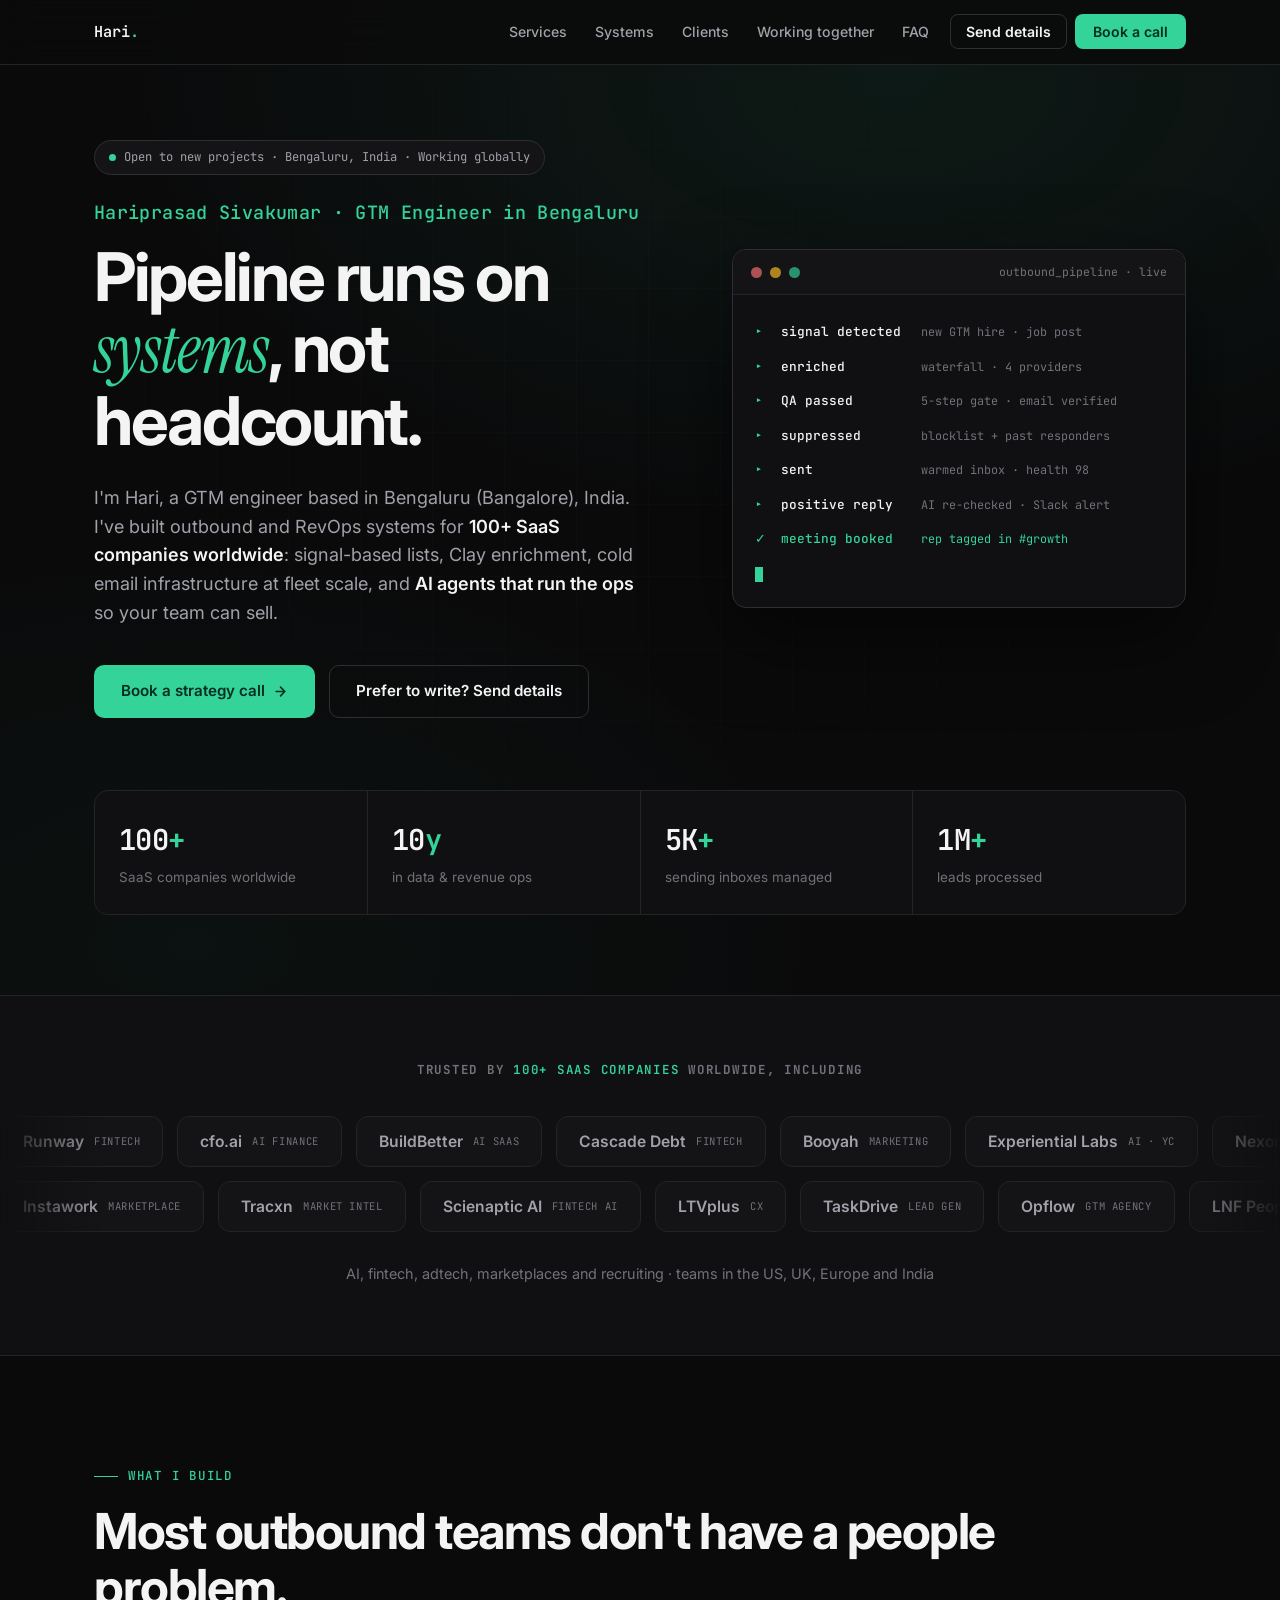
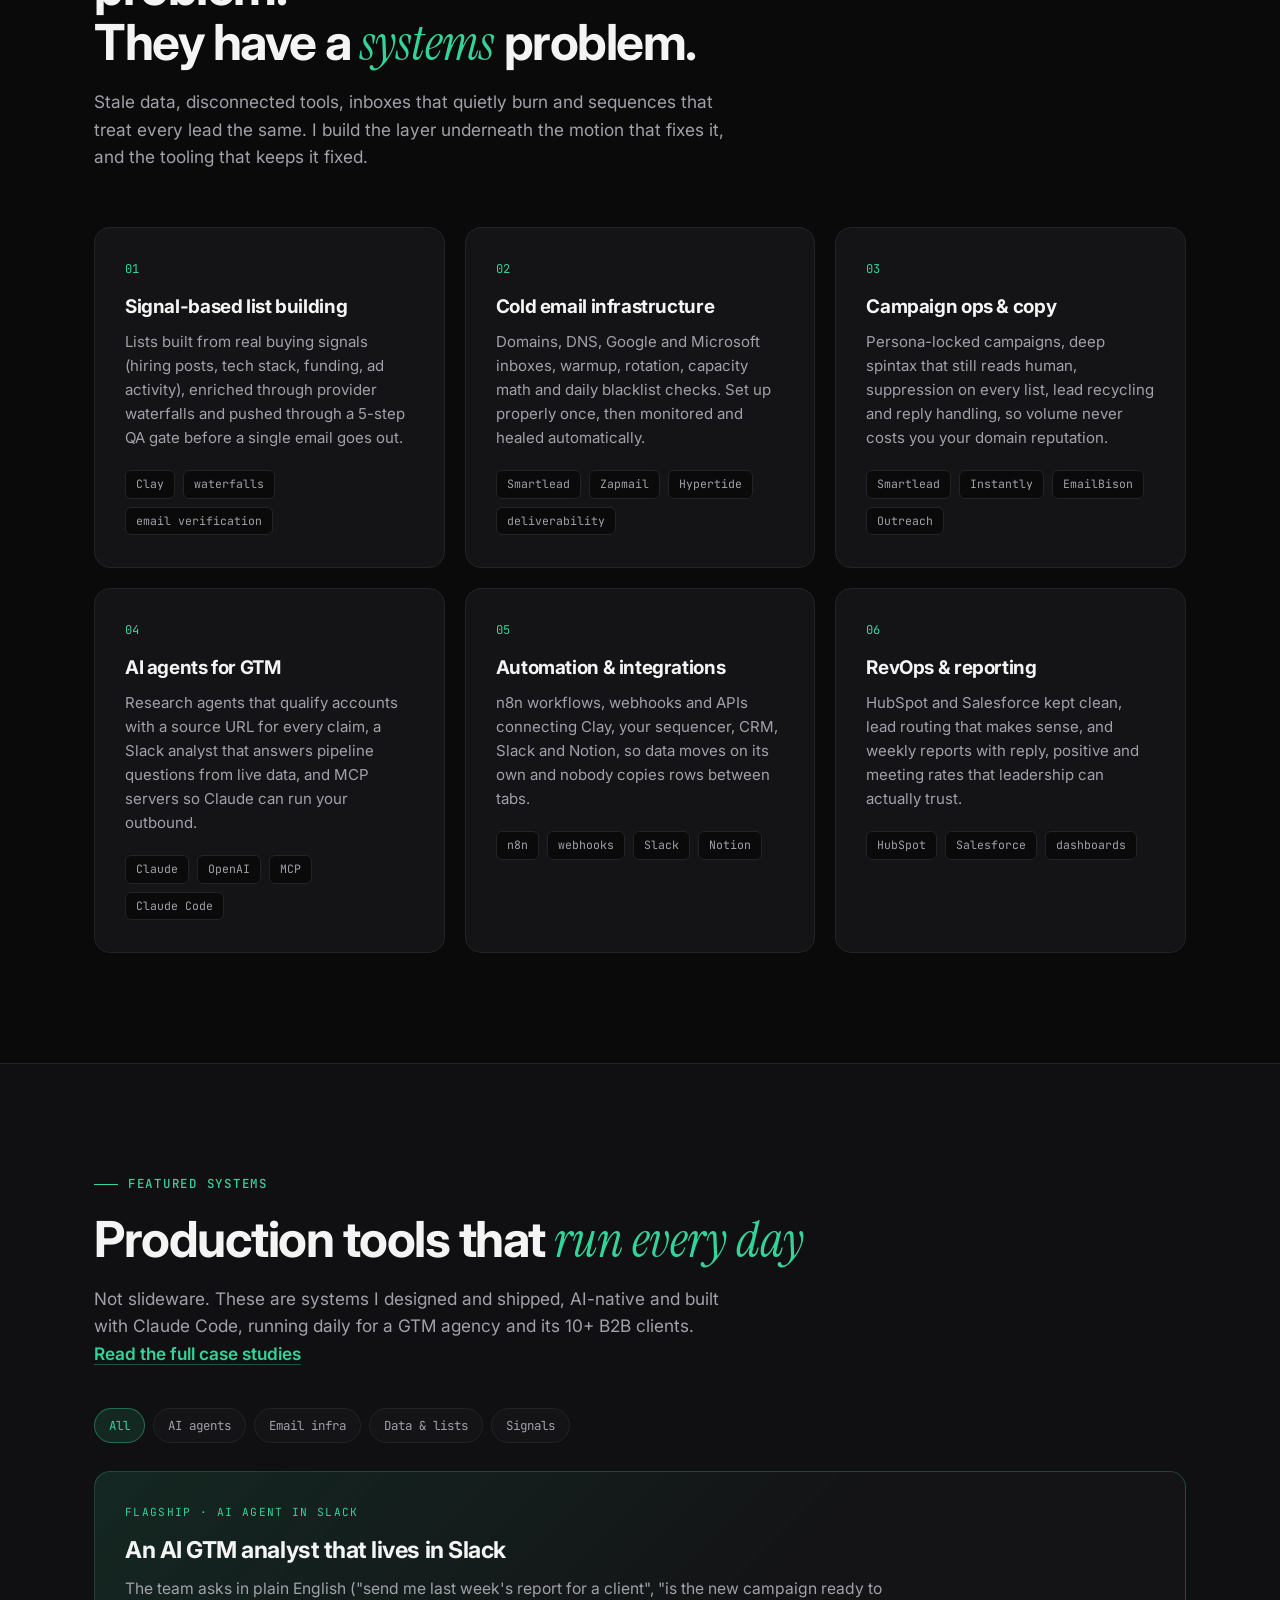
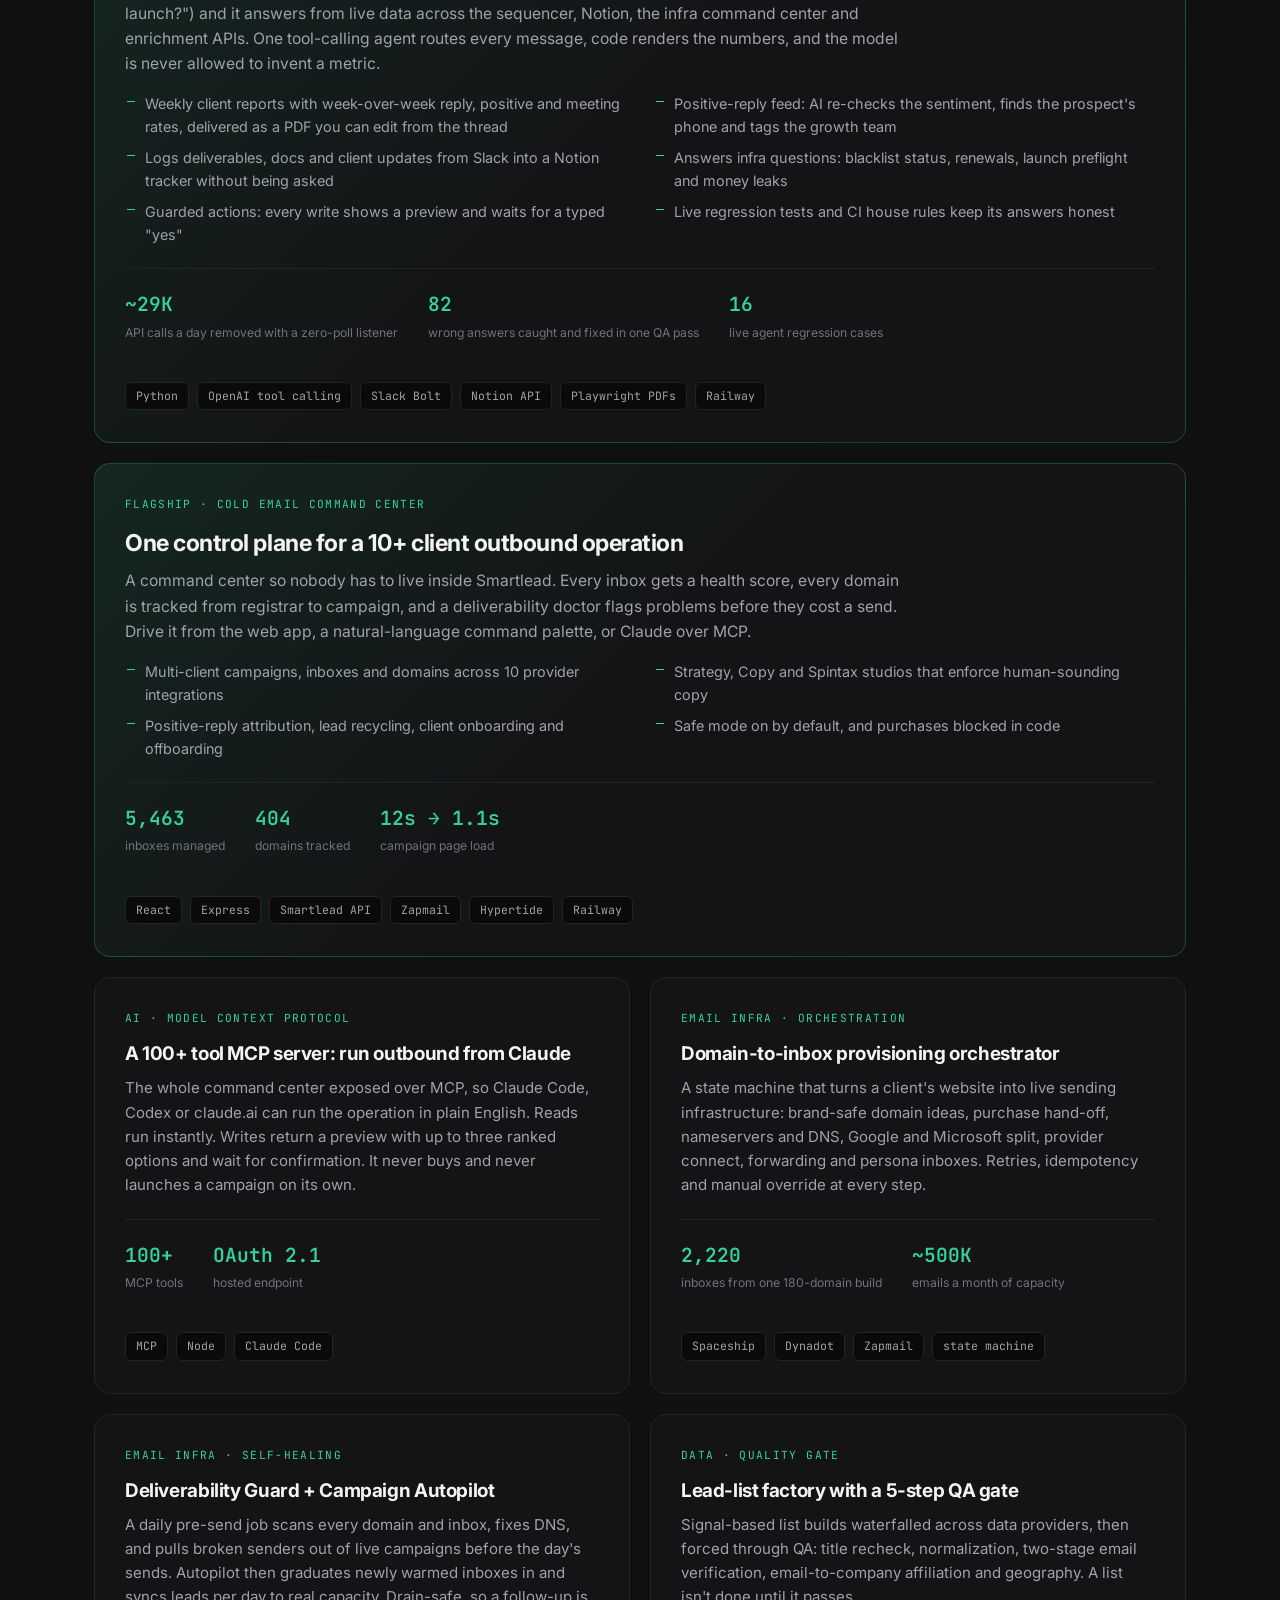
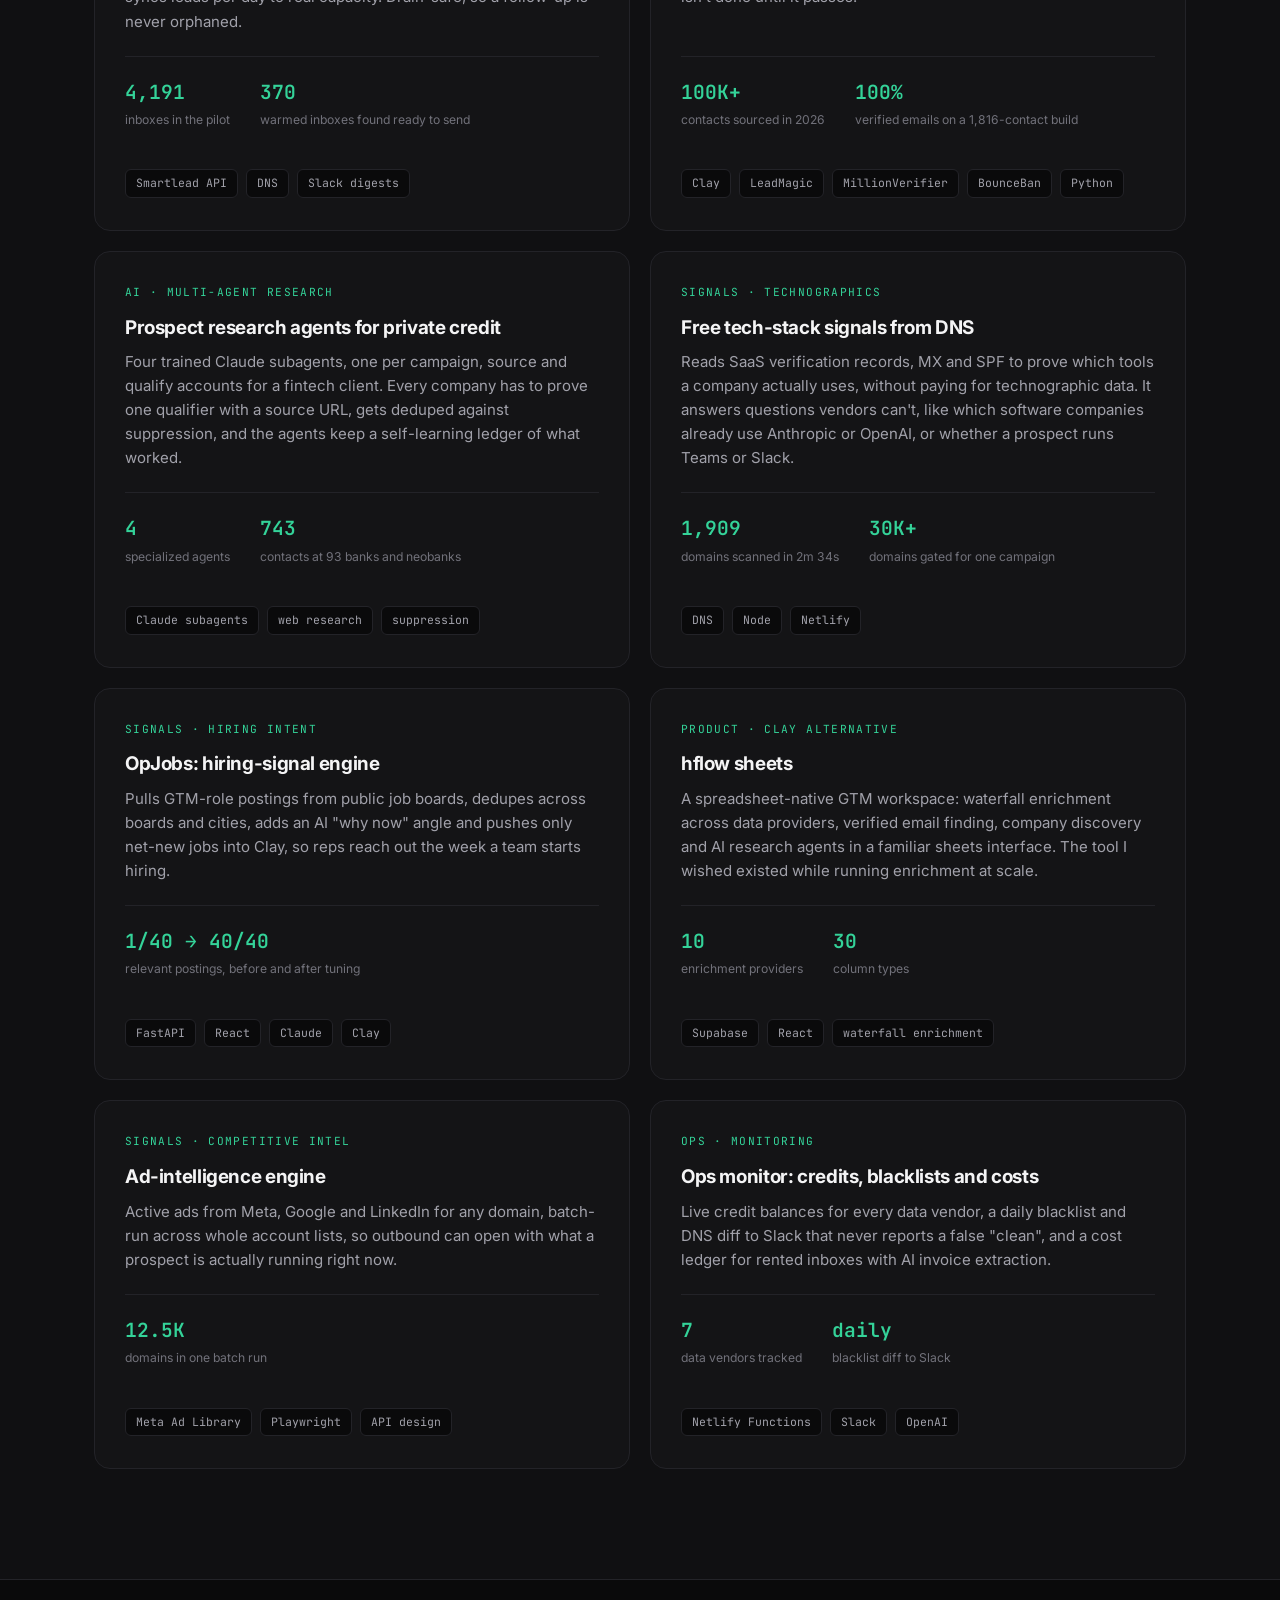
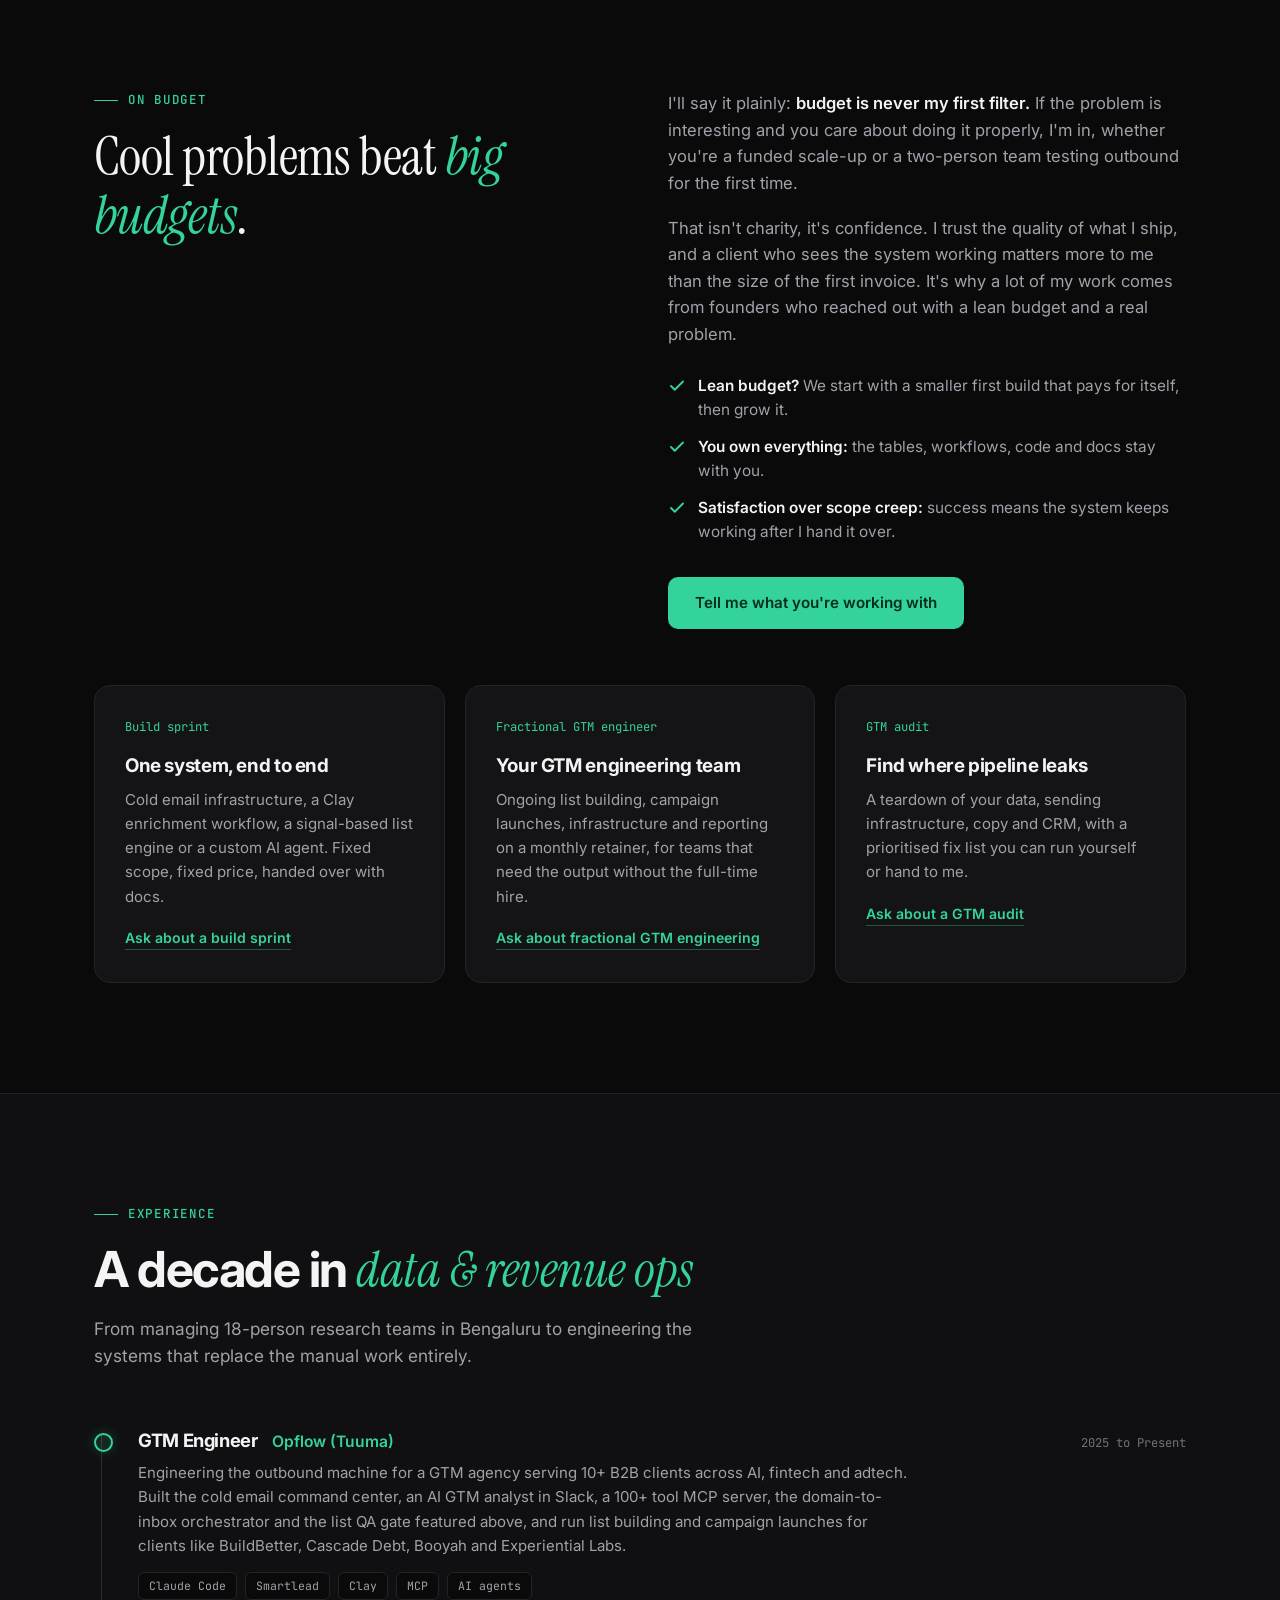
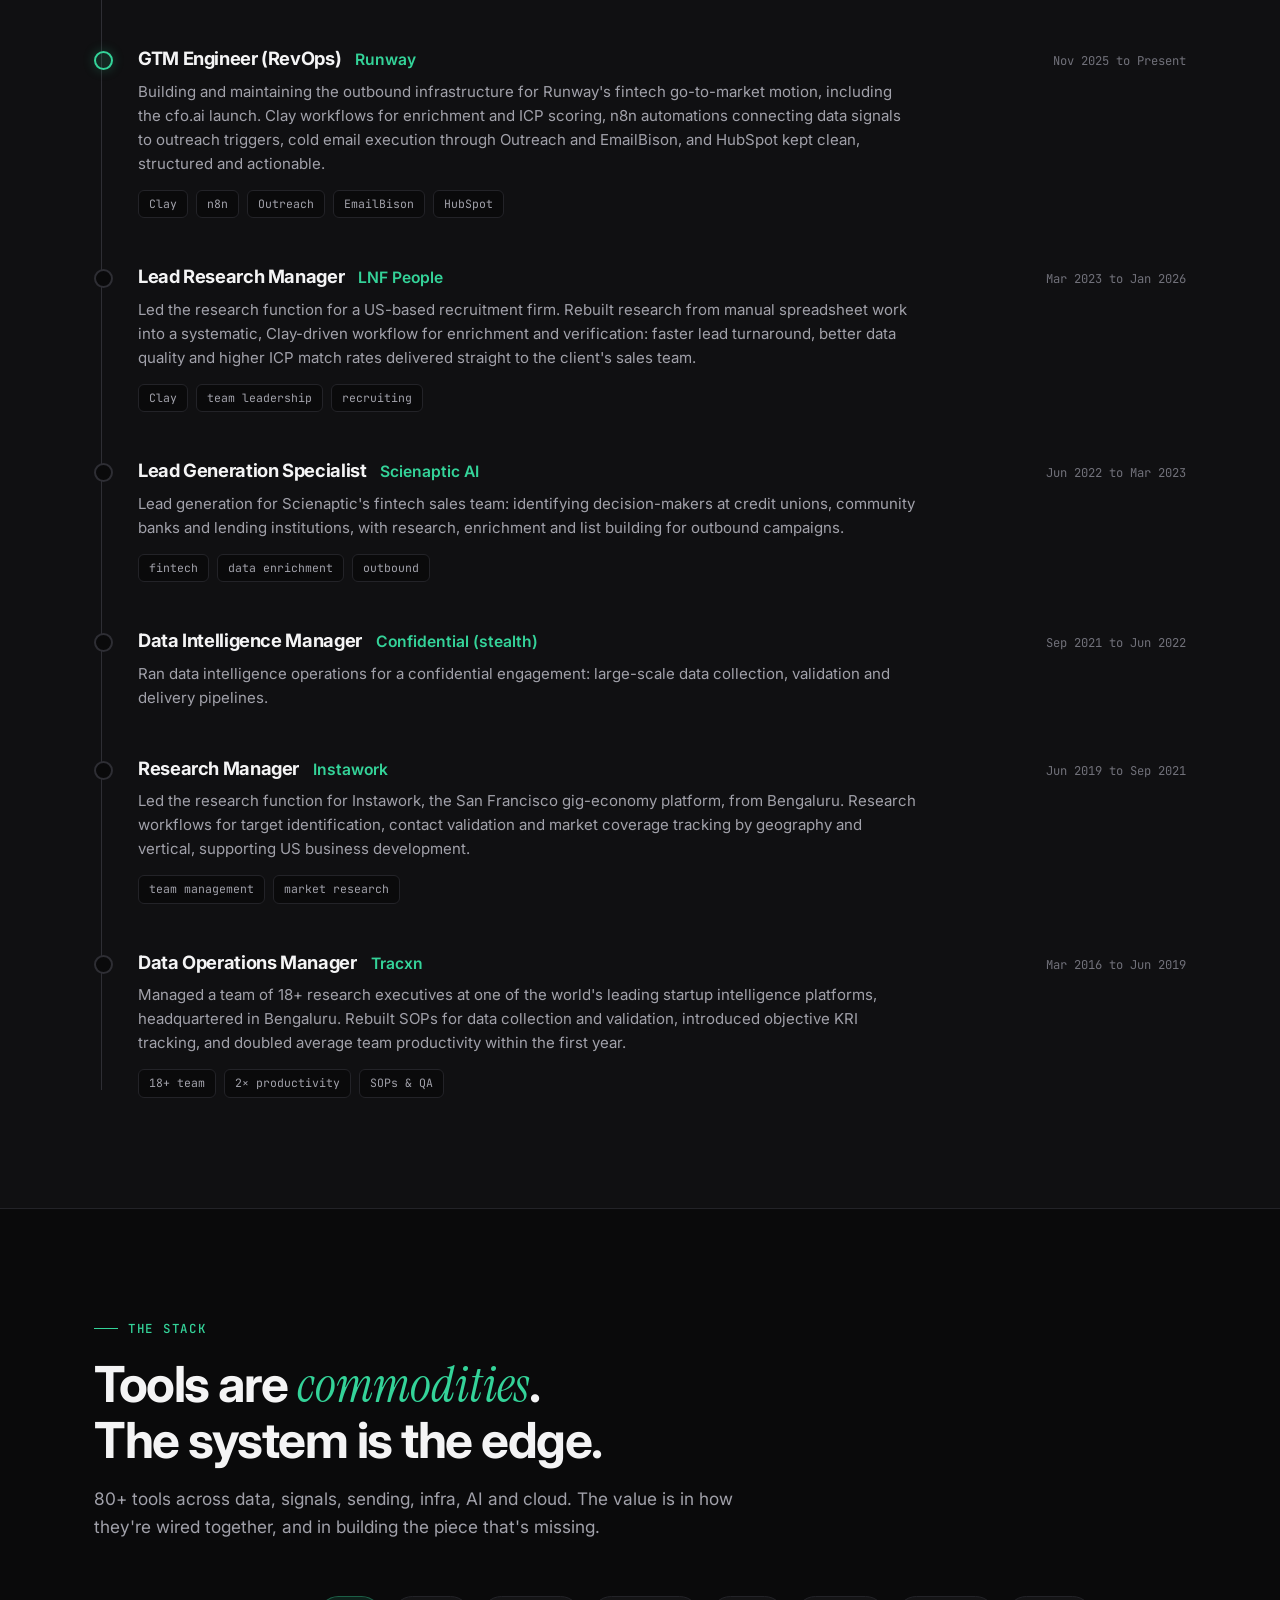
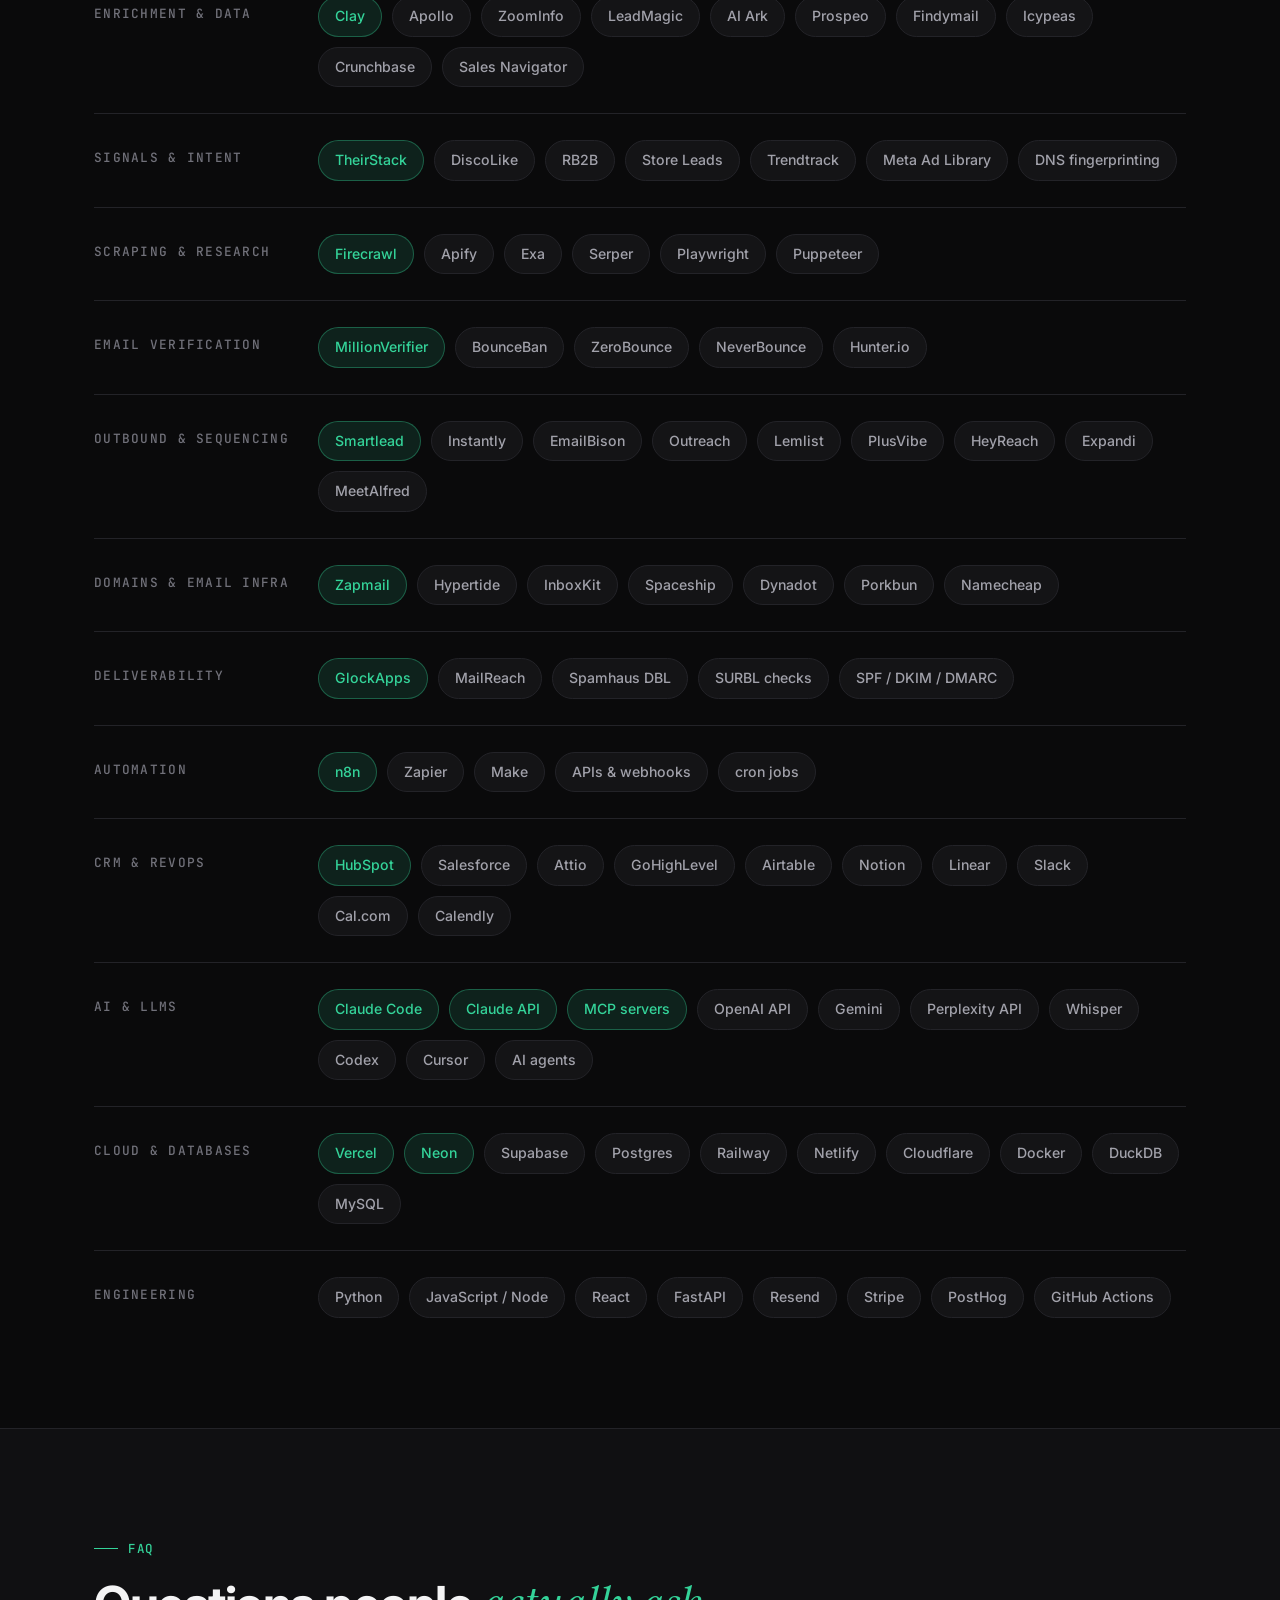
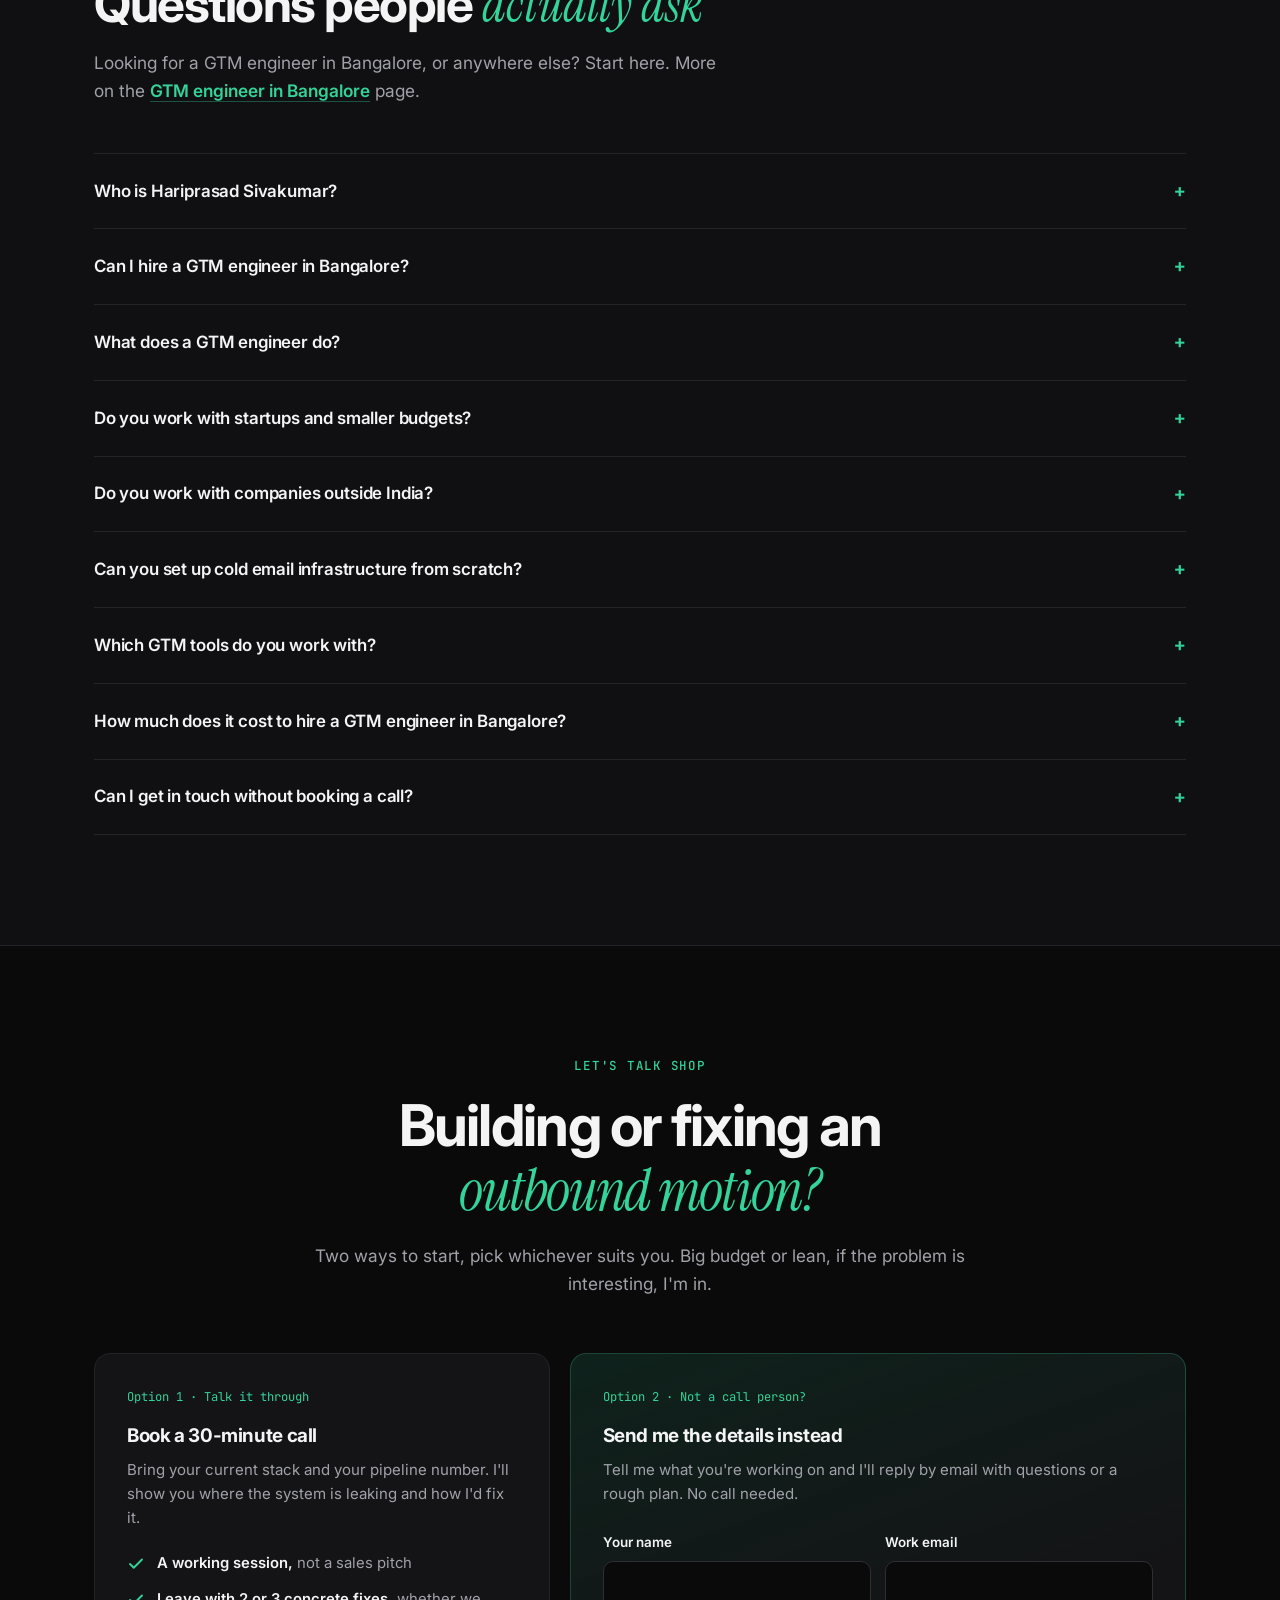
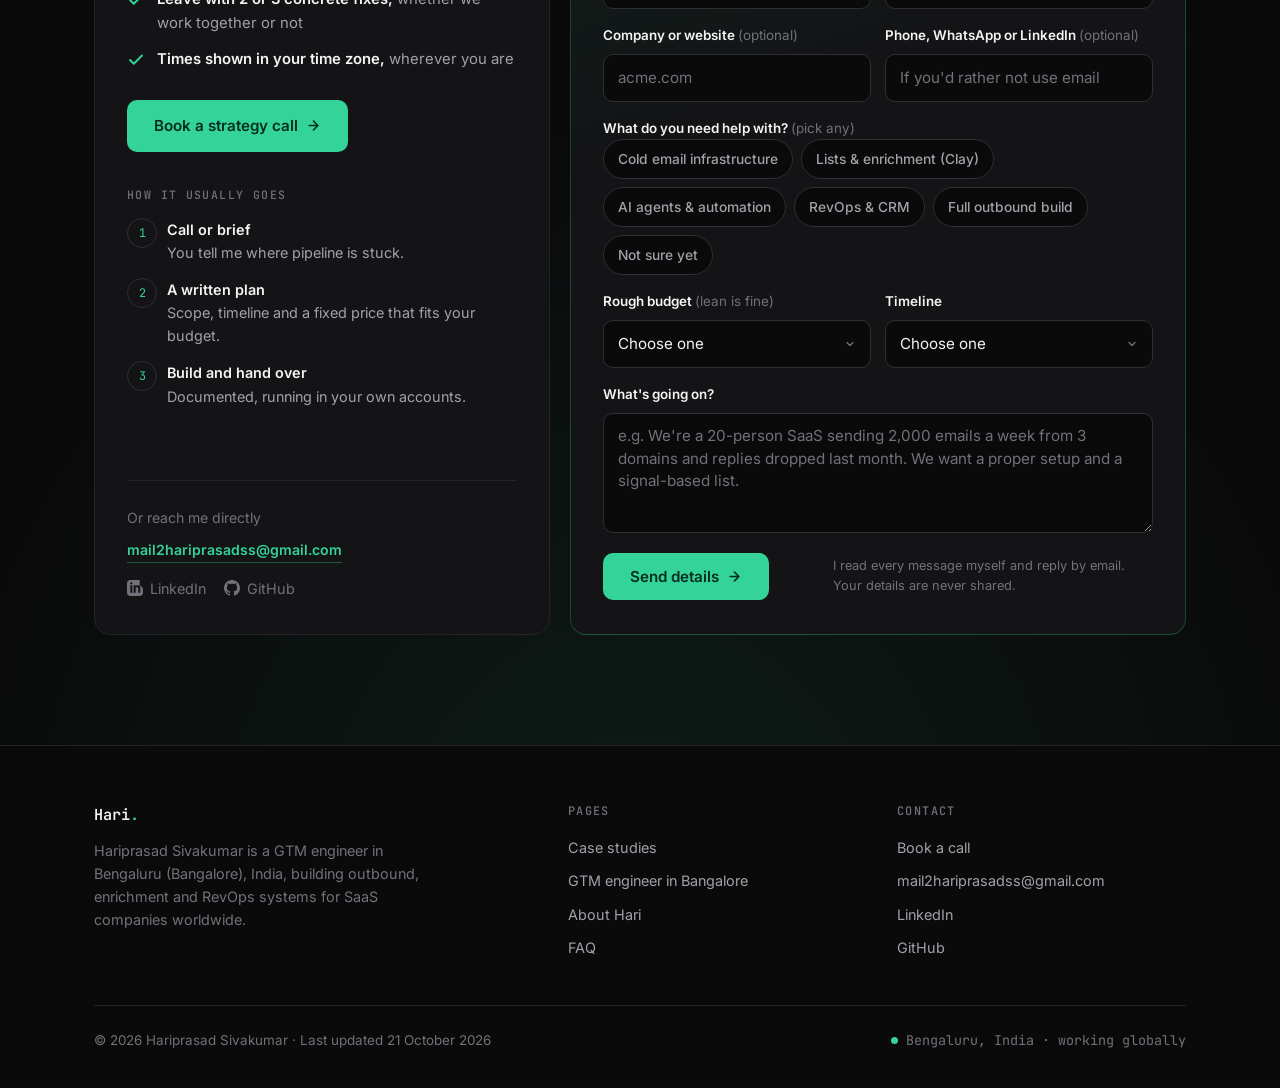
<file: index.html>
<!DOCTYPE html>
<html lang="en-IN">
<head>
    <meta charset="UTF-8">
    <meta name="viewport" content="width=device-width, initial-scale=1.0">
    <title>Hariprasad Sivakumar | GTM Engineer in Bengaluru (Bangalore), India</title>
    <meta name="description" content="Hariprasad Sivakumar (Hari) is a GTM engineer in Bengaluru (Bangalore), India who has built outbound, enrichment and RevOps systems for 100+ SaaS companies worldwide: Clay, cold email infrastructure, AI agents and n8n automation.">
    <meta name="author" content="Hariprasad Sivakumar">
    <meta name="google-site-verification" content="VUjFsif1P0OfBGU2SEgv1dOfNmwT3NNuHStbRSu01Vc" />
    <meta name="msvalidate.01" content="EE887DEC4102884D401A6D471257E4FB" />
    <link rel="canonical" href="https://www.hariprasadss.com/">
    <meta name="robots" content="index, follow, max-image-preview:large, max-snippet:-1">
    <meta name="theme-color" content="#0a0a0b">
    <meta name="geo.region" content="IN-KA">
    <meta name="geo.placename" content="Bengaluru">

    <meta property="og:type" content="profile">
    <meta property="og:url" content="https://www.hariprasadss.com/">
    <meta property="og:site_name" content="Hariprasad Sivakumar">
    <meta property="og:locale" content="en_IN">
    <meta property="og:title" content="Hariprasad Sivakumar | GTM Engineer in Bengaluru, India">
    <meta property="og:description" content="GTM engineer for 100+ SaaS companies worldwide. Pipeline built on systems, not headcount: Clay, cold email infrastructure, AI agents, n8n and RevOps.">
    <meta property="og:image" content="https://www.hariprasadss.com/assets/og/hari-gtm-engineer-bengaluru.png">
    <meta property="og:image:width" content="1200">
    <meta property="og:image:height" content="630">
    <meta property="og:image:alt" content="Hariprasad Sivakumar, GTM Engineer in Bengaluru, India">
    <meta property="profile:first_name" content="Hariprasad">
    <meta property="profile:last_name" content="Sivakumar">

    <meta name="twitter:card" content="summary_large_image">
    <meta name="twitter:title" content="Hariprasad Sivakumar | GTM Engineer in Bengaluru, India">
    <meta name="twitter:description" content="GTM engineer for 100+ SaaS companies worldwide. Clay, cold email infrastructure, AI agents, n8n and RevOps.">
    <meta name="twitter:image" content="https://www.hariprasadss.com/assets/og/hari-gtm-engineer-bengaluru.png">

    <link rel="icon" href="data:image/svg+xml,%3Csvg xmlns='http://www.w3.org/2000/svg' viewBox='0 0 32 32'%3E%3Crect width='32' height='32' rx='7' fill='%230a0a0b'/%3E%3Cpath d='M9 7v18M23 7v18M9 16h14' stroke='%2334d399' stroke-width='3' stroke-linecap='round'/%3E%3C/svg%3E">
    <link rel="alternate" type="text/plain" href="/llms.txt" title="LLM-readable summary">

    <script type="application/ld+json">
    {
      "@context": "https://schema.org",
      "@graph": [
        {
          "@type": "WebSite",
          "@id": "https://www.hariprasadss.com/#website",
          "url": "https://www.hariprasadss.com/",
          "name": "Hariprasad Sivakumar, GTM Engineer",
          "inLanguage": "en-IN",
          "publisher": {
            "@id": "https://www.hariprasadss.com/#person"
          }
        },
        {
          "@type": "WebPage",
          "@id": "https://www.hariprasadss.com/#webpage",
          "url": "https://www.hariprasadss.com/",
          "name": "Hariprasad Sivakumar | GTM Engineer in Bengaluru (Bangalore), India",
          "isPartOf": {
            "@id": "https://www.hariprasadss.com/#website"
          },
          "about": {
            "@id": "https://www.hariprasadss.com/#person"
          },
          "primaryImageOfPage": "https://www.hariprasadss.com/assets/og/hari-gtm-engineer-bengaluru.png",
          "dateModified": "2026-10-21",
          "inLanguage": "en-IN"
        },
        {
          "@type": "Person",
          "@id": "https://www.hariprasadss.com/#person",
          "name": "Hariprasad Sivakumar",
          "givenName": "Hariprasad",
          "familyName": "Sivakumar",
          "alternateName": [
            "Hari Sivakumar",
            "Hari"
          ],
          "url": "https://www.hariprasadss.com/",
          "image": "https://www.hariprasadss.com/assets/og/hari-gtm-engineer-bengaluru.png",
          "jobTitle": "GTM Engineer",
          "description": "GTM engineer based in Bengaluru (Bangalore), India with 10 years in data and revenue operations. Has built outbound, enrichment and RevOps systems for 100+ SaaS companies worldwide, including cold email infrastructure, Clay enrichment, AI agents and n8n automation.",
          "email": "mailto:mail2hariprasadss@gmail.com",
          "address": {
            "@type": "PostalAddress",
            "addressLocality": "Bengaluru",
            "addressRegion": "Karnataka",
            "addressCountry": "IN"
          },
          "homeLocation": {
            "@type": "City",
            "name": "Bengaluru (Bangalore), Karnataka, India"
          },
          "hasOccupation": {
            "@type": "Occupation",
            "name": "GTM Engineer",
            "occupationLocation": {
              "@type": "City",
              "name": "Bengaluru"
            },
            "skills": "Clay, cold email infrastructure, Smartlead, n8n, HubSpot, AI agents, MCP servers, lead list building, data enrichment, deliverability"
          },
          "worksFor": [
            {
              "@type": "Organization",
              "name": "Opflow (Tuuma)",
              "url": "https://opflow.io"
            },
            {
              "@type": "Organization",
              "name": "Runway",
              "url": "https://runway.com"
            }
          ],
          "knowsAbout": [
            "GTM Engineering",
            "Go-to-market strategy",
            "Revenue Operations",
            "Clay",
            "Cold email infrastructure",
            "Email deliverability",
            "Smartlead",
            "n8n",
            "HubSpot",
            "Lead generation",
            "Data enrichment",
            "AI agents",
            "Model Context Protocol",
            "Claude Code"
          ],
          "sameAs": [
            "https://www.linkedin.com/in/hariprasadss",
            "https://github.com/hariprasadss"
          ],
          "makesOffer": [
            {
              "@type": "Offer",
              "itemOffered": {
                "@type": "Service",
                "name": "GTM engineering",
                "areaServed": [
                  "Bengaluru",
                  "India",
                  "Worldwide"
                ]
              }
            },
            {
              "@type": "Offer",
              "itemOffered": {
                "@type": "Service",
                "name": "Cold email infrastructure setup and deliverability",
                "areaServed": "Worldwide"
              }
            },
            {
              "@type": "Offer",
              "itemOffered": {
                "@type": "Service",
                "name": "Clay enrichment and signal-based list building",
                "areaServed": "Worldwide"
              }
            },
            {
              "@type": "Offer",
              "itemOffered": {
                "@type": "Service",
                "name": "AI agents and custom GTM tools",
                "areaServed": "Worldwide"
              }
            },
            {
              "@type": "Offer",
              "itemOffered": {
                "@type": "Service",
                "name": "n8n automation and RevOps",
                "areaServed": "Worldwide"
              }
            }
          ],
          "contactPoint": {
            "@type": "ContactPoint",
            "contactType": "sales",
            "email": "mail2hariprasadss@gmail.com",
            "url": "https://www.hariprasadss.com/#contact",
            "availableLanguage": [
              "English"
            ],
            "areaServed": "Worldwide"
          }
        },
        {
          "@type": "FAQPage",
          "@id": "https://www.hariprasadss.com/#faq",
          "mainEntity": [
            {
              "@type": "Question",
              "name": "Who is Hariprasad Sivakumar?",
              "acceptedAnswer": {
                "@type": "Answer",
                "text": "Hariprasad Sivakumar (Hari) is a GTM engineer based in Bengaluru (Bangalore), India, with 10 years in data and revenue operations. He has built outbound, enrichment and RevOps systems for 100+ SaaS companies worldwide, including Runway, BuildBetter, Cascade Debt, Booyah, Experiential Labs, Instawork and Tracxn. He currently works as a GTM engineer at Opflow (Tuuma) and Runway."
              }
            },
            {
              "@type": "Question",
              "name": "Can I hire a GTM engineer in Bangalore?",
              "acceptedAnswer": {
                "@type": "Answer",
                "text": "Yes. Hariprasad Sivakumar is a GTM engineer in Bengaluru (Bangalore) who takes on project builds and monthly retainers for SaaS teams in India, the US, the UK and Europe. Book a 30-minute call at calendly.com/harigtm/30min or email mail2hariprasadss@gmail.com."
              }
            },
            {
              "@type": "Question",
              "name": "What does a GTM engineer do?",
              "acceptedAnswer": {
                "@type": "Answer",
                "text": "A GTM (go-to-market) engineer builds the systems behind pipeline: the data, automation and infrastructure that take a lead from first signal to booked meeting. That covers signal-based list building, Clay enrichment waterfalls, cold email infrastructure and deliverability, AI research agents, CRM hygiene and reporting, so a small team can do the work of a large SDR floor."
              }
            },
            {
              "@type": "Question",
              "name": "Do you work with startups and smaller budgets?",
              "acceptedAnswer": {
                "@type": "Answer",
                "text": "Yes. Budget is never the first filter. If the problem is interesting and the team cares about doing it properly, Hari finds a scope that fits, often a smaller first build that pays for itself before expanding. He trusts the quality of his work, and a client who sees the system working matters more to him than the size of the first invoice."
              }
            },
            {
              "@type": "Question",
              "name": "Do you work with companies outside India?",
              "acceptedAnswer": {
                "@type": "Answer",
                "text": "Yes, most clients are outside India, mainly in the US, UK and Europe. Working from Bengaluru (IST), Hari overlaps with European business hours and US mornings, and builds move forward overnight while US teams sleep."
              }
            },
            {
              "@type": "Question",
              "name": "Can you set up cold email infrastructure from scratch?",
              "acceptedAnswer": {
                "@type": "Answer",
                "text": "Yes. The full stack: domain selection, DNS (SPF, DKIM, DMARC), Google Workspace and Microsoft inboxes, warmup, sender rotation, capacity planning and daily blacklist monitoring. Hari has run fleets of 5,000+ inboxes across 400+ domains and built the tooling that provisions and heals them automatically."
              }
            },
            {
              "@type": "Question",
              "name": "Which GTM tools do you work with?",
              "acceptedAnswer": {
                "@type": "Answer",
                "text": "80+ tools. The core: Clay, Apollo, LeadMagic, AI Ark and TheirStack for data and signals; Smartlead, Instantly, EmailBison, Outreach, Lemlist and HeyReach for sending; Zapmail, Hypertide, InboxKit and GlockApps for infrastructure and deliverability; n8n, HubSpot, Salesforce and Attio for automation and RevOps; Claude Code, Claude, OpenAI and MCP for AI agents; and Vercel, Neon, Supabase, Railway and Cloudflare to ship custom tools. When a tool hits its ceiling, Hari builds the missing piece."
              }
            },
            {
              "@type": "Question",
              "name": "How much does it cost to hire a GTM engineer in Bangalore?",
              "acceptedAnswer": {
                "@type": "Answer",
                "text": "It depends on scope rather than a rate card. A focused build, such as cold email infrastructure or a Clay enrichment workflow, is a fixed-price project. Ongoing campaign and infrastructure work runs as a monthly retainer. Lean budgets are welcome: share what you're working with and Hari will say what's realistic."
              }
            },
            {
              "@type": "Question",
              "name": "Can I get in touch without booking a call?",
              "acceptedAnswer": {
                "@type": "Answer",
                "text": "Yes. Send the details through the contact form at hariprasadss.com/#brief (what you need, rough budget, timeline) and Hari replies by email with questions or a rough plan. You can also email mail2hariprasadss@gmail.com or message him on LinkedIn."
              }
            }
          ]
        }
      ]
    }
    </script>

    <script>document.documentElement.classList.add('js');</script>
    <link rel="preconnect" href="https://fonts.googleapis.com">
    <link rel="preconnect" href="https://fonts.gstatic.com" crossorigin>
    <link href="https://fonts.googleapis.com/css2?family=Inter:wght@400;500;600;700;800&family=Instrument+Serif:ital@0;1&family=JetBrains+Mono:wght@400;500;600&display=swap" rel="stylesheet">
    <link rel="stylesheet" href="/assets/css/site.css?v=20261021">
</head>
<body>
    <a class="skip-link" href="#main">Skip to content</a>

    <!-- ============ NAV ============ -->
    <nav class="site-nav" aria-label="Main">
        <div class="nav-inner">
            <a href="/" class="nav-logo" aria-label="Hariprasad Sivakumar, home">Hari<span class="dot">.</span></a>
            <ul class="nav-links">
                <li><a href="#services">Services</a></li>
                <li><a href="#systems">Systems</a></li>
                <li><a href="#clients">Clients</a></li>
                <li><a href="#working-together">Working together</a></li>
                <li><a href="#faq">FAQ</a></li>
                <li class="nav-cta-li"><a href="#brief" class="nav-write">Send details</a></li>
                <li class="nav-cta-li"><a href="https://calendly.com/harigtm/30min" target="_blank" rel="noopener" class="nav-cta">Book a call</a></li>
            </ul>
        </div>
    </nav>

    <main id="main">

    <!-- ============ HERO ============ -->
    <header class="hero">
        <div class="container">
            <div class="hero-grid">
                <div>
                    <div class="hero-badge"><span class="pulse"></span><span>Open to new projects · Bengaluru, India<span class="badge-extra"> · Working globally</span></span></div>
                    <h1><span class="h1-eyebrow">Hariprasad Sivakumar · GTM Engineer in Bengaluru</span>Pipeline runs on <em>systems</em>, not headcount.</h1>
                    <p class="hero-sub">I'm Hari, a GTM engineer based in Bengaluru (Bangalore), India. I've built outbound and RevOps systems for <strong>100+ SaaS companies worldwide</strong>: signal-based lists, Clay enrichment, cold email infrastructure at fleet scale, and <strong>AI agents that run the ops</strong> so your team can sell.</p>
                    <div class="hero-ctas">
                        <a href="https://calendly.com/harigtm/30min" target="_blank" rel="noopener" class="btn btn-primary">Book a strategy call
                            <svg width="15" height="15" viewBox="0 0 24 24" fill="none" stroke="currentColor" stroke-width="2.5" stroke-linecap="round" stroke-linejoin="round" aria-hidden="true"><path d="M5 12h14M12 5l7 7-7 7"/></svg>
                        </a>
                        <a href="#brief" class="btn btn-ghost">Prefer to write? Send details</a>
                    </div>
                </div>
                <div class="terminal" aria-hidden="true">
                    <div class="terminal-bar">
                        <div class="t-dot"></div><div class="t-dot"></div><div class="t-dot"></div>
                        <span>outbound_pipeline · live</span>
                    </div>
                    <div class="terminal-body" id="pipeline">
                        <div class="t-line"><span class="t-step">▸</span><span class="t-label">signal detected</span><span class="t-detail">new GTM hire · job post</span></div>
                        <div class="t-line"><span class="t-step">▸</span><span class="t-label">enriched</span><span class="t-detail">waterfall · 4 providers</span></div>
                        <div class="t-line"><span class="t-step">▸</span><span class="t-label">QA passed</span><span class="t-detail">5-step gate · email verified</span></div>
                        <div class="t-line"><span class="t-step">▸</span><span class="t-label">suppressed</span><span class="t-detail">blocklist + past responders</span></div>
                        <div class="t-line"><span class="t-step">▸</span><span class="t-label">sent</span><span class="t-detail">warmed inbox · health 98</span></div>
                        <div class="t-line"><span class="t-step">▸</span><span class="t-label">positive reply</span><span class="t-detail">AI re-checked · Slack alert</span></div>
                        <div class="t-line t-final"><span class="t-step">✓</span><span class="t-label">meeting booked</span><span class="t-detail">rep tagged in #growth</span></div>
                        <span class="t-cursor"></span>
                    </div>
                </div>
            </div>
            <div class="stats reveal">
                <div class="stat"><div class="stat-num">100<span>+</span></div><div class="stat-label">SaaS companies worldwide</div></div>
                <div class="stat"><div class="stat-num">10<span>y</span></div><div class="stat-label">in data &amp; revenue ops</div></div>
                <div class="stat"><div class="stat-num">5K<span>+</span></div><div class="stat-label">sending inboxes managed</div></div>
                <div class="stat"><div class="stat-num">1M<span>+</span></div><div class="stat-label">leads processed</div></div>
            </div>
        </div>
    </header>

    <!-- ============ CLIENTS ============ -->
    <section class="clients band" id="clients" aria-labelledby="clients-title">
        <div class="clients-head">
            <h2 class="clients-title" id="clients-title">Trusted by <strong>100+ SaaS companies</strong> worldwide, including</h2>
        </div>
        <div class="marquee">
            <div class="marquee-track">
                <div class="client"><b>Runway</b><small>Fintech</small></div>
                <div class="client"><b>cfo.ai</b><small>AI finance</small></div>
                <div class="client"><b>BuildBetter</b><small>AI SaaS</small></div>
                <div class="client"><b>Cascade Debt</b><small>Fintech</small></div>
                <div class="client"><b>Booyah</b><small>Marketing</small></div>
                <div class="client"><b>Experiential Labs</b><small>AI · YC</small></div>
                <div class="client"><b>Nexor AI</b><small>AI agents</small></div>
                <div class="client"><b>OpenTag</b><small>AI SaaS</small></div>
                <div class="client"><b>Bland AI</b><small>Voice AI</small></div>
                <div class="client"><b>Demand Local</b><small>Adtech</small></div>
                <div class="client"><b>Cabrella</b><small>Insurtech</small></div>
                <div class="client"><b>Suited</b></div>
                <div class="client" aria-hidden="true"><b>Runway</b><small>Fintech</small></div>
                <div class="client" aria-hidden="true"><b>cfo.ai</b><small>AI finance</small></div>
                <div class="client" aria-hidden="true"><b>BuildBetter</b><small>AI SaaS</small></div>
                <div class="client" aria-hidden="true"><b>Cascade Debt</b><small>Fintech</small></div>
                <div class="client" aria-hidden="true"><b>Booyah</b><small>Marketing</small></div>
                <div class="client" aria-hidden="true"><b>Experiential Labs</b><small>AI · YC</small></div>
                <div class="client" aria-hidden="true"><b>Nexor AI</b><small>AI agents</small></div>
                <div class="client" aria-hidden="true"><b>OpenTag</b><small>AI SaaS</small></div>
                <div class="client" aria-hidden="true"><b>Bland AI</b><small>Voice AI</small></div>
                <div class="client" aria-hidden="true"><b>Demand Local</b><small>Adtech</small></div>
                <div class="client" aria-hidden="true"><b>Cabrella</b><small>Insurtech</small></div>
                <div class="client" aria-hidden="true"><b>Suited</b></div>
            </div>
        </div>
        <div class="marquee reverse">
            <div class="marquee-track">
                <div class="client"><b>Instawork</b><small>Marketplace</small></div>
                <div class="client"><b>Tracxn</b><small>Market intel</small></div>
                <div class="client"><b>Scienaptic AI</b><small>Fintech AI</small></div>
                <div class="client"><b>LTVplus</b><small>CX</small></div>
                <div class="client"><b>TaskDrive</b><small>Lead gen</small></div>
                <div class="client"><b>Opflow</b><small>GTM agency</small></div>
                <div class="client"><b>LNF People</b><small>Recruiting</small></div>
                <div class="client"><b>RecruitRamp</b><small>Recruiting</small></div>
                <div class="client"><b>Endflow</b></div>
                <div class="client" aria-hidden="true"><b>Instawork</b><small>Marketplace</small></div>
                <div class="client" aria-hidden="true"><b>Tracxn</b><small>Market intel</small></div>
                <div class="client" aria-hidden="true"><b>Scienaptic AI</b><small>Fintech AI</small></div>
                <div class="client" aria-hidden="true"><b>LTVplus</b><small>CX</small></div>
                <div class="client" aria-hidden="true"><b>TaskDrive</b><small>Lead gen</small></div>
                <div class="client" aria-hidden="true"><b>Opflow</b><small>GTM agency</small></div>
                <div class="client" aria-hidden="true"><b>LNF People</b><small>Recruiting</small></div>
                <div class="client" aria-hidden="true"><b>RecruitRamp</b><small>Recruiting</small></div>
                <div class="client" aria-hidden="true"><b>Endflow</b></div>
            </div>
        </div>
        <p class="clients-foot">AI, fintech, adtech, marketplaces and recruiting · teams in the US, UK, Europe and India</p>
    </section>

    <!-- ============ SERVICES ============ -->
    <section id="services">
        <div class="container">
            <div class="reveal">
                <div class="kicker">What I build</div>
                <h2 class="section-title">Most outbound teams don't have a people problem.<br>They have a <em>systems</em> problem.</h2>
                <p class="section-sub">Stale data, disconnected tools, inboxes that quietly burn and sequences that treat every lead the same. I build the layer underneath the motion that fixes it, and the tooling that keeps it fixed.</p>
            </div>
            <div class="grid-3">
                <article class="card reveal">
                    <span class="card-num">01</span>
                    <h3>Signal-based list building</h3>
                    <p>Lists built from real buying signals (hiring posts, tech stack, funding, ad activity), enriched through provider waterfalls and pushed through a 5-step QA gate before a single email goes out.</p>
                    <div class="tags"><span class="tag">Clay</span><span class="tag">waterfalls</span><span class="tag">email verification</span></div>
                </article>
                <article class="card reveal">
                    <span class="card-num">02</span>
                    <h3>Cold email infrastructure</h3>
                    <p>Domains, DNS, Google and Microsoft inboxes, warmup, rotation, capacity math and daily blacklist checks. Set up properly once, then monitored and healed automatically.</p>
                    <div class="tags"><span class="tag">Smartlead</span><span class="tag">Zapmail</span><span class="tag">Hypertide</span><span class="tag">deliverability</span></div>
                </article>
                <article class="card reveal">
                    <span class="card-num">03</span>
                    <h3>Campaign ops &amp; copy</h3>
                    <p>Persona-locked campaigns, deep spintax that still reads human, suppression on every list, lead recycling and reply handling, so volume never costs you your domain reputation.</p>
                    <div class="tags"><span class="tag">Smartlead</span><span class="tag">Instantly</span><span class="tag">EmailBison</span><span class="tag">Outreach</span></div>
                </article>
                <article class="card reveal">
                    <span class="card-num">04</span>
                    <h3>AI agents for GTM</h3>
                    <p>Research agents that qualify accounts with a source URL for every claim, a Slack analyst that answers pipeline questions from live data, and MCP servers so Claude can run your outbound.</p>
                    <div class="tags"><span class="tag">Claude</span><span class="tag">OpenAI</span><span class="tag">MCP</span><span class="tag">Claude Code</span></div>
                </article>
                <article class="card reveal">
                    <span class="card-num">05</span>
                    <h3>Automation &amp; integrations</h3>
                    <p>n8n workflows, webhooks and APIs connecting Clay, your sequencer, CRM, Slack and Notion, so data moves on its own and nobody copies rows between tabs.</p>
                    <div class="tags"><span class="tag">n8n</span><span class="tag">webhooks</span><span class="tag">Slack</span><span class="tag">Notion</span></div>
                </article>
                <article class="card reveal">
                    <span class="card-num">06</span>
                    <h3>RevOps &amp; reporting</h3>
                    <p>HubSpot and Salesforce kept clean, lead routing that makes sense, and weekly reports with reply, positive and meeting rates that leadership can actually trust.</p>
                    <div class="tags"><span class="tag">HubSpot</span><span class="tag">Salesforce</span><span class="tag">dashboards</span></div>
                </article>
            </div>
        </div>
    </section>

    <!-- ============ SYSTEMS ============ -->
    <section class="band" id="systems">
        <div class="container">
            <div class="reveal">
                <div class="kicker">Featured systems</div>
                <h2 class="section-title">Production tools that <em>run every day</em></h2>
                <p class="section-sub">Not slideware. These are systems I designed and shipped, AI-native and built with Claude Code, running daily for a GTM agency and its 10+ B2B clients. <a class="text-link" href="/work/">Read the full case studies</a></p>
            </div>
            <div class="filters reveal" role="group" aria-label="Filter systems">
                <button class="filter" type="button" data-filter="all" aria-pressed="true">All</button>
                <button class="filter" type="button" data-filter="ai" aria-pressed="false">AI agents</button>
                <button class="filter" type="button" data-filter="email" aria-pressed="false">Email infra</button>
                <button class="filter" type="button" data-filter="data" aria-pressed="false">Data &amp; lists</button>
                <button class="filter" type="button" data-filter="signals" aria-pressed="false">Signals</button>
            </div>
            <div class="systems-grid">

                <article class="card system flagship reveal" data-cat="ai" id="slack-analyst">
                    <span class="system-kicker">Flagship · AI agent in Slack</span>
                    <h3>An AI GTM analyst that lives in Slack</h3>
                    <p>The team asks in plain English ("send me last week's report for a client", "is the new campaign ready to launch?") and it answers from live data across the sequencer, Notion, the infra command center and enrichment APIs. One tool-calling agent routes every message, code renders the numbers, and the model is never allowed to invent a metric.</p>
                    <ul class="points">
                        <li>Weekly client reports with week-over-week reply, positive and meeting rates, delivered as a PDF you can edit from the thread</li>
                        <li>Positive-reply feed: AI re-checks the sentiment, finds the prospect's phone and tags the growth team</li>
                        <li>Logs deliverables, docs and client updates from Slack into a Notion tracker without being asked</li>
                        <li>Answers infra questions: blacklist status, renewals, launch preflight and money leaks</li>
                        <li>Guarded actions: every write shows a preview and waits for a typed "yes"</li>
                        <li>Live regression tests and CI house rules keep its answers honest</li>
                    </ul>
                    <div class="metrics">
                        <div class="metric"><div class="m-num">~29K</div><div class="m-label">API calls a day removed with a zero-poll listener</div></div>
                        <div class="metric"><div class="m-num">82</div><div class="m-label">wrong answers caught and fixed in one QA pass</div></div>
                        <div class="metric"><div class="m-num">16</div><div class="m-label">live agent regression cases</div></div>
                    </div>
                    <div class="tags"><span class="tag">Python</span><span class="tag">OpenAI tool calling</span><span class="tag">Slack Bolt</span><span class="tag">Notion API</span><span class="tag">Playwright PDFs</span><span class="tag">Railway</span></div>
                </article>

                <article class="card system flagship reveal" data-cat="email" id="command-center">
                    <span class="system-kicker">Flagship · Cold email command center</span>
                    <h3>One control plane for a 10+ client outbound operation</h3>
                    <p>A command center so nobody has to live inside Smartlead. Every inbox gets a health score, every domain is tracked from registrar to campaign, and a deliverability doctor flags problems before they cost a send. Drive it from the web app, a natural-language command palette, or Claude over MCP.</p>
                    <ul class="points">
                        <li>Multi-client campaigns, inboxes and domains across 10 provider integrations</li>
                        <li>Strategy, Copy and Spintax studios that enforce human-sounding copy</li>
                        <li>Positive-reply attribution, lead recycling, client onboarding and offboarding</li>
                        <li>Safe mode on by default, and purchases blocked in code</li>
                    </ul>
                    <div class="metrics">
                        <div class="metric"><div class="m-num">5,463</div><div class="m-label">inboxes managed</div></div>
                        <div class="metric"><div class="m-num">404</div><div class="m-label">domains tracked</div></div>
                        <div class="metric"><div class="m-num">12s → 1.1s</div><div class="m-label">campaign page load</div></div>
                    </div>
                    <div class="tags"><span class="tag">React</span><span class="tag">Express</span><span class="tag">Smartlead API</span><span class="tag">Zapmail</span><span class="tag">Hypertide</span><span class="tag">Railway</span></div>
                </article>

                <article class="card system reveal" data-cat="ai email" id="mcp">
                    <span class="system-kicker">AI · Model Context Protocol</span>
                    <h3>A 100+ tool MCP server: run outbound from Claude</h3>
                    <p>The whole command center exposed over MCP, so Claude Code, Codex or claude.ai can run the operation in plain English. Reads run instantly. Writes return a preview with up to three ranked options and wait for confirmation. It never buys and never launches a campaign on its own.</p>
                    <div class="metrics">
                        <div class="metric"><div class="m-num">100+</div><div class="m-label">MCP tools</div></div>
                        <div class="metric"><div class="m-num">OAuth 2.1</div><div class="m-label">hosted endpoint</div></div>
                    </div>
                    <div class="tags"><span class="tag">MCP</span><span class="tag">Node</span><span class="tag">Claude Code</span></div>
                </article>

                <article class="card system reveal" data-cat="email" id="provisioning">
                    <span class="system-kicker">Email infra · Orchestration</span>
                    <h3>Domain-to-inbox provisioning orchestrator</h3>
                    <p>A state machine that turns a client's website into live sending infrastructure: brand-safe domain ideas, purchase hand-off, nameservers and DNS, Google and Microsoft split, provider connect, forwarding and persona inboxes. Retries, idempotency and manual override at every step.</p>
                    <div class="metrics">
                        <div class="metric"><div class="m-num">2,220</div><div class="m-label">inboxes from one 180-domain build</div></div>
                        <div class="metric"><div class="m-num">~500K</div><div class="m-label">emails a month of capacity</div></div>
                    </div>
                    <div class="tags"><span class="tag">Spaceship</span><span class="tag">Dynadot</span><span class="tag">Zapmail</span><span class="tag">state machine</span></div>
                </article>

                <article class="card system reveal" data-cat="email" id="autopilot">
                    <span class="system-kicker">Email infra · Self-healing</span>
                    <h3>Deliverability Guard + Campaign Autopilot</h3>
                    <p>A daily pre-send job scans every domain and inbox, fixes DNS, and pulls broken senders out of live campaigns before the day's sends. Autopilot then graduates newly warmed inboxes in and syncs leads per day to real capacity. Drain-safe, so a follow-up is never orphaned.</p>
                    <div class="metrics">
                        <div class="metric"><div class="m-num">4,191</div><div class="m-label">inboxes in the pilot</div></div>
                        <div class="metric"><div class="m-num">370</div><div class="m-label">warmed inboxes found ready to send</div></div>
                    </div>
                    <div class="tags"><span class="tag">Smartlead API</span><span class="tag">DNS</span><span class="tag">Slack digests</span></div>
                </article>

                <article class="card system reveal" data-cat="data" id="list-factory">
                    <span class="system-kicker">Data · Quality gate</span>
                    <h3>Lead-list factory with a 5-step QA gate</h3>
                    <p>Signal-based list builds waterfalled across data providers, then forced through QA: title recheck, normalization, two-stage email verification, email-to-company affiliation and geography. A list isn't done until it passes.</p>
                    <div class="metrics">
                        <div class="metric"><div class="m-num">100K+</div><div class="m-label">contacts sourced in 2026</div></div>
                        <div class="metric"><div class="m-num">100%</div><div class="m-label">verified emails on a 1,816-contact build</div></div>
                    </div>
                    <div class="tags"><span class="tag">Clay</span><span class="tag">LeadMagic</span><span class="tag">MillionVerifier</span><span class="tag">BounceBan</span><span class="tag">Python</span></div>
                </article>

                <article class="card system reveal" data-cat="ai data" id="research-agents">
                    <span class="system-kicker">AI · Multi-agent research</span>
                    <h3>Prospect research agents for private credit</h3>
                    <p>Four trained Claude subagents, one per campaign, source and qualify accounts for a fintech client. Every company has to prove one qualifier with a source URL, gets deduped against suppression, and the agents keep a self-learning ledger of what worked.</p>
                    <div class="metrics">
                        <div class="metric"><div class="m-num">4</div><div class="m-label">specialized agents</div></div>
                        <div class="metric"><div class="m-num">743</div><div class="m-label">contacts at 93 banks and neobanks</div></div>
                    </div>
                    <div class="tags"><span class="tag">Claude subagents</span><span class="tag">web research</span><span class="tag">suppression</span></div>
                </article>

                <article class="card system reveal" data-cat="signals data" id="dns-signals">
                    <span class="system-kicker">Signals · Technographics</span>
                    <h3>Free tech-stack signals from DNS</h3>
                    <p>Reads SaaS verification records, MX and SPF to prove which tools a company actually uses, without paying for technographic data. It answers questions vendors can't, like which software companies already use Anthropic or OpenAI, or whether a prospect runs Teams or Slack.</p>
                    <div class="metrics">
                        <div class="metric"><div class="m-num">1,909</div><div class="m-label">domains scanned in 2m 34s</div></div>
                        <div class="metric"><div class="m-num">30K+</div><div class="m-label">domains gated for one campaign</div></div>
                    </div>
                    <div class="tags"><span class="tag">DNS</span><span class="tag">Node</span><span class="tag">Netlify</span></div>
                </article>

                <article class="card system reveal" data-cat="signals" id="opjobs">
                    <span class="system-kicker">Signals · Hiring intent</span>
                    <h3>OpJobs: hiring-signal engine</h3>
                    <p>Pulls GTM-role postings from public job boards, dedupes across boards and cities, adds an AI "why now" angle and pushes only net-new jobs into Clay, so reps reach out the week a team starts hiring.</p>
                    <div class="metrics">
                        <div class="metric"><div class="m-num">1/40 → 40/40</div><div class="m-label">relevant postings, before and after tuning</div></div>
                    </div>
                    <div class="tags"><span class="tag">FastAPI</span><span class="tag">React</span><span class="tag">Claude</span><span class="tag">Clay</span></div>
                </article>

                <article class="card system reveal" data-cat="data" id="hflow-sheets">
                    <span class="system-kicker">Product · Clay alternative</span>
                    <h3>hflow sheets</h3>
                    <p>A spreadsheet-native GTM workspace: waterfall enrichment across data providers, verified email finding, company discovery and AI research agents in a familiar sheets interface. The tool I wished existed while running enrichment at scale.</p>
                    <div class="metrics">
                        <div class="metric"><div class="m-num">10</div><div class="m-label">enrichment providers</div></div>
                        <div class="metric"><div class="m-num">30</div><div class="m-label">column types</div></div>
                    </div>
                    <div class="tags"><span class="tag">Supabase</span><span class="tag">React</span><span class="tag">waterfall enrichment</span></div>
                </article>

                <article class="card system reveal" data-cat="signals" id="ad-intel">
                    <span class="system-kicker">Signals · Competitive intel</span>
                    <h3>Ad-intelligence engine</h3>
                    <p>Active ads from Meta, Google and LinkedIn for any domain, batch-run across whole account lists, so outbound can open with what a prospect is actually running right now.</p>
                    <div class="metrics">
                        <div class="metric"><div class="m-num">12.5K</div><div class="m-label">domains in one batch run</div></div>
                    </div>
                    <div class="tags"><span class="tag">Meta Ad Library</span><span class="tag">Playwright</span><span class="tag">API design</span></div>
                </article>

                <article class="card system reveal" data-cat="email" id="ops-monitor">
                    <span class="system-kicker">Ops · Monitoring</span>
                    <h3>Ops monitor: credits, blacklists and costs</h3>
                    <p>Live credit balances for every data vendor, a daily blacklist and DNS diff to Slack that never reports a false "clean", and a cost ledger for rented inboxes with AI invoice extraction.</p>
                    <div class="metrics">
                        <div class="metric"><div class="m-num">7</div><div class="m-label">data vendors tracked</div></div>
                        <div class="metric"><div class="m-num">daily</div><div class="m-label">blacklist diff to Slack</div></div>
                    </div>
                    <div class="tags"><span class="tag">Netlify Functions</span><span class="tag">Slack</span><span class="tag">OpenAI</span></div>
                </article>

            </div>
        </div>
    </section>

    <!-- ============ WORKING TOGETHER ============ -->
    <section id="working-together">
        <div class="container">
            <div class="budget">
                <div class="reveal">
                    <div class="kicker">On budget</div>
                    <p class="budget-quote">Cool problems beat <em>big budgets</em>.</p>
                </div>
                <div class="budget-body reveal">
                    <p>I'll say it plainly: <strong>budget is never my first filter.</strong> If the problem is interesting and you care about doing it properly, I'm in, whether you're a funded scale-up or a two-person team testing outbound for the first time.</p>
                    <p>That isn't charity, it's confidence. I trust the quality of what I ship, and a client who sees the system working matters more to me than the size of the first invoice. It's why a lot of my work comes from founders who reached out with a lean budget and a real problem.</p>
                    <ul class="checks">
                        <li><svg viewBox="0 0 24 24" fill="none" stroke="currentColor" stroke-width="2.5" stroke-linecap="round" stroke-linejoin="round" aria-hidden="true"><path d="M20 6 9 17l-5-5"/></svg><span><strong>Lean budget?</strong> We start with a smaller first build that pays for itself, then grow it.</span></li>
                        <li><svg viewBox="0 0 24 24" fill="none" stroke="currentColor" stroke-width="2.5" stroke-linecap="round" stroke-linejoin="round" aria-hidden="true"><path d="M20 6 9 17l-5-5"/></svg><span><strong>You own everything:</strong> the tables, workflows, code and docs stay with you.</span></li>
                        <li><svg viewBox="0 0 24 24" fill="none" stroke="currentColor" stroke-width="2.5" stroke-linecap="round" stroke-linejoin="round" aria-hidden="true"><path d="M20 6 9 17l-5-5"/></svg><span><strong>Satisfaction over scope creep:</strong> success means the system keeps working after I hand it over.</span></li>
                    </ul>
                    <a href="https://calendly.com/harigtm/30min" target="_blank" rel="noopener" class="btn btn-primary">Tell me what you're working with</a>
                </div>
            </div>
            <div class="grid-3">
                <article class="card model reveal">
                    <span class="card-num">Build sprint</span>
                    <h3>One system, end to end</h3>
                    <p>Cold email infrastructure, a Clay enrichment workflow, a signal-based list engine or a custom AI agent. Fixed scope, fixed price, handed over with docs.</p>
                    <a href="#brief" class="text-link ask" data-model="Build sprint">Ask about a build sprint</a>
                </article>
                <article class="card model reveal">
                    <span class="card-num">Fractional GTM engineer</span>
                    <h3>Your GTM engineering team</h3>
                    <p>Ongoing list building, campaign launches, infrastructure and reporting on a monthly retainer, for teams that need the output without the full-time hire.</p>
                    <a href="#brief" class="text-link ask" data-model="Fractional GTM engineer">Ask about fractional GTM engineering</a>
                </article>
                <article class="card model reveal">
                    <span class="card-num">GTM audit</span>
                    <h3>Find where pipeline leaks</h3>
                    <p>A teardown of your data, sending infrastructure, copy and CRM, with a prioritised fix list you can run yourself or hand to me.</p>
                    <a href="#brief" class="text-link ask" data-model="GTM audit">Ask about a GTM audit</a>
                </article>
            </div>
        </div>
    </section>

    <!-- ============ EXPERIENCE ============ -->
    <section class="band" id="experience">
        <div class="container">
            <div class="reveal">
                <div class="kicker">Experience</div>
                <h2 class="section-title">A decade in <em>data &amp; revenue ops</em></h2>
                <p class="section-sub">From managing 18-person research teams in Bengaluru to engineering the systems that replace the manual work entirely.</p>
            </div>
            <div class="timeline">
                <div class="t-entry current reveal">
                    <div class="t-meta">
                        <span class="t-role">GTM Engineer</span>
                        <span class="t-company">Opflow (Tuuma)</span>
                        <span class="t-dates">2025 to Present</span>
                    </div>
                    <p>Engineering the outbound machine for a GTM agency serving 10+ B2B clients across AI, fintech and adtech. Built the cold email command center, an AI GTM analyst in Slack, a 100+ tool MCP server, the domain-to-inbox orchestrator and the list QA gate featured above, and run list building and campaign launches for clients like BuildBetter, Cascade Debt, Booyah and Experiential Labs.</p>
                    <div class="tags"><span class="tag">Claude Code</span><span class="tag">Smartlead</span><span class="tag">Clay</span><span class="tag">MCP</span><span class="tag">AI agents</span></div>
                </div>
                <div class="t-entry current reveal">
                    <div class="t-meta">
                        <span class="t-role">GTM Engineer (RevOps)</span>
                        <span class="t-company">Runway</span>
                        <span class="t-dates">Nov 2025 to Present</span>
                    </div>
                    <p>Building and maintaining the outbound infrastructure for Runway's fintech go-to-market motion, including the cfo.ai launch. Clay workflows for enrichment and ICP scoring, n8n automations connecting data signals to outreach triggers, cold email execution through Outreach and EmailBison, and HubSpot kept clean, structured and actionable.</p>
                    <div class="tags"><span class="tag">Clay</span><span class="tag">n8n</span><span class="tag">Outreach</span><span class="tag">EmailBison</span><span class="tag">HubSpot</span></div>
                </div>
                <div class="t-entry reveal">
                    <div class="t-meta">
                        <span class="t-role">Lead Research Manager</span>
                        <span class="t-company">LNF People</span>
                        <span class="t-dates">Mar 2023 to Jan 2026</span>
                    </div>
                    <p>Led the research function for a US-based recruitment firm. Rebuilt research from manual spreadsheet work into a systematic, Clay-driven workflow for enrichment and verification: faster lead turnaround, better data quality and higher ICP match rates delivered straight to the client's sales team.</p>
                    <div class="tags"><span class="tag">Clay</span><span class="tag">team leadership</span><span class="tag">recruiting</span></div>
                </div>
                <div class="t-entry reveal">
                    <div class="t-meta">
                        <span class="t-role">Lead Generation Specialist</span>
                        <span class="t-company">Scienaptic AI</span>
                        <span class="t-dates">Jun 2022 to Mar 2023</span>
                    </div>
                    <p>Lead generation for Scienaptic's fintech sales team: identifying decision-makers at credit unions, community banks and lending institutions, with research, enrichment and list building for outbound campaigns.</p>
                    <div class="tags"><span class="tag">fintech</span><span class="tag">data enrichment</span><span class="tag">outbound</span></div>
                </div>
                <div class="t-entry reveal">
                    <div class="t-meta">
                        <span class="t-role">Data Intelligence Manager</span>
                        <span class="t-company">Confidential (stealth)</span>
                        <span class="t-dates">Sep 2021 to Jun 2022</span>
                    </div>
                    <p>Ran data intelligence operations for a confidential engagement: large-scale data collection, validation and delivery pipelines.</p>
                </div>
                <div class="t-entry reveal">
                    <div class="t-meta">
                        <span class="t-role">Research Manager</span>
                        <span class="t-company">Instawork</span>
                        <span class="t-dates">Jun 2019 to Sep 2021</span>
                    </div>
                    <p>Led the research function for Instawork, the San Francisco gig-economy platform, from Bengaluru. Research workflows for target identification, contact validation and market coverage tracking by geography and vertical, supporting US business development.</p>
                    <div class="tags"><span class="tag">team management</span><span class="tag">market research</span></div>
                </div>
                <div class="t-entry reveal">
                    <div class="t-meta">
                        <span class="t-role">Data Operations Manager</span>
                        <span class="t-company">Tracxn</span>
                        <span class="t-dates">Mar 2016 to Jun 2019</span>
                    </div>
                    <p>Managed a team of 18+ research executives at one of the world's leading startup intelligence platforms, headquartered in Bengaluru. Rebuilt SOPs for data collection and validation, introduced objective KRI tracking, and doubled average team productivity within the first year.</p>
                    <div class="tags"><span class="tag">18+ team</span><span class="tag">2× productivity</span><span class="tag">SOPs &amp; QA</span></div>
                </div>
            </div>
        </div>
    </section>

    <!-- ============ STACK ============ -->
    <section id="stack">
        <div class="container">
            <div class="reveal">
                <div class="kicker">The stack</div>
                <h2 class="section-title">Tools are <em>commodities</em>.<br>The system is the edge.</h2>
                <p class="section-sub">80+ tools across data, signals, sending, infra, AI and cloud. The value is in how they're wired together, and in building the piece that's missing.</p>
            </div>
            <div class="stack-groups reveal">
                <div class="stack-group">
                    <h3 class="stack-group-name">Enrichment &amp; data</h3>
                    <div class="chips"><span class="chip featured">Clay</span><span class="chip">Apollo</span><span class="chip">ZoomInfo</span><span class="chip">LeadMagic</span><span class="chip">AI Ark</span><span class="chip">Prospeo</span><span class="chip">Findymail</span><span class="chip">Icypeas</span><span class="chip">Crunchbase</span><span class="chip">Sales Navigator</span></div>
                </div>
                <div class="stack-group">
                    <h3 class="stack-group-name">Signals &amp; intent</h3>
                    <div class="chips"><span class="chip featured">TheirStack</span><span class="chip">DiscoLike</span><span class="chip">RB2B</span><span class="chip">Store Leads</span><span class="chip">Trendtrack</span><span class="chip">Meta Ad Library</span><span class="chip">DNS fingerprinting</span></div>
                </div>
                <div class="stack-group">
                    <h3 class="stack-group-name">Scraping &amp; research</h3>
                    <div class="chips"><span class="chip featured">Firecrawl</span><span class="chip">Apify</span><span class="chip">Exa</span><span class="chip">Serper</span><span class="chip">Playwright</span><span class="chip">Puppeteer</span></div>
                </div>
                <div class="stack-group">
                    <h3 class="stack-group-name">Email verification</h3>
                    <div class="chips"><span class="chip featured">MillionVerifier</span><span class="chip">BounceBan</span><span class="chip">ZeroBounce</span><span class="chip">NeverBounce</span><span class="chip">Hunter.io</span></div>
                </div>
                <div class="stack-group">
                    <h3 class="stack-group-name">Outbound &amp; sequencing</h3>
                    <div class="chips"><span class="chip featured">Smartlead</span><span class="chip">Instantly</span><span class="chip">EmailBison</span><span class="chip">Outreach</span><span class="chip">Lemlist</span><span class="chip">PlusVibe</span><span class="chip">HeyReach</span><span class="chip">Expandi</span><span class="chip">MeetAlfred</span></div>
                </div>
                <div class="stack-group">
                    <h3 class="stack-group-name">Domains &amp; email infra</h3>
                    <div class="chips"><span class="chip featured">Zapmail</span><span class="chip">Hypertide</span><span class="chip">InboxKit</span><span class="chip">Spaceship</span><span class="chip">Dynadot</span><span class="chip">Porkbun</span><span class="chip">Namecheap</span></div>
                </div>
                <div class="stack-group">
                    <h3 class="stack-group-name">Deliverability</h3>
                    <div class="chips"><span class="chip featured">GlockApps</span><span class="chip">MailReach</span><span class="chip">Spamhaus DBL</span><span class="chip">SURBL checks</span><span class="chip">SPF / DKIM / DMARC</span></div>
                </div>
                <div class="stack-group">
                    <h3 class="stack-group-name">Automation</h3>
                    <div class="chips"><span class="chip featured">n8n</span><span class="chip">Zapier</span><span class="chip">Make</span><span class="chip">APIs &amp; webhooks</span><span class="chip">cron jobs</span></div>
                </div>
                <div class="stack-group">
                    <h3 class="stack-group-name">CRM &amp; RevOps</h3>
                    <div class="chips"><span class="chip featured">HubSpot</span><span class="chip">Salesforce</span><span class="chip">Attio</span><span class="chip">GoHighLevel</span><span class="chip">Airtable</span><span class="chip">Notion</span><span class="chip">Linear</span><span class="chip">Slack</span><span class="chip">Cal.com</span><span class="chip">Calendly</span></div>
                </div>
                <div class="stack-group">
                    <h3 class="stack-group-name">AI &amp; LLMs</h3>
                    <div class="chips"><span class="chip featured">Claude Code</span><span class="chip featured">Claude API</span><span class="chip featured">MCP servers</span><span class="chip">OpenAI API</span><span class="chip">Gemini</span><span class="chip">Perplexity API</span><span class="chip">Whisper</span><span class="chip">Codex</span><span class="chip">Cursor</span><span class="chip">AI agents</span></div>
                </div>
                <div class="stack-group">
                    <h3 class="stack-group-name">Cloud &amp; databases</h3>
                    <div class="chips"><span class="chip featured">Vercel</span><span class="chip featured">Neon</span><span class="chip">Supabase</span><span class="chip">Postgres</span><span class="chip">Railway</span><span class="chip">Netlify</span><span class="chip">Cloudflare</span><span class="chip">Docker</span><span class="chip">DuckDB</span><span class="chip">MySQL</span></div>
                </div>
                <div class="stack-group">
                    <h3 class="stack-group-name">Engineering</h3>
                    <div class="chips"><span class="chip">Python</span><span class="chip">JavaScript / Node</span><span class="chip">React</span><span class="chip">FastAPI</span><span class="chip">Resend</span><span class="chip">Stripe</span><span class="chip">PostHog</span><span class="chip">GitHub Actions</span></div>
                </div>
            </div>
        </div>
    </section>

    <!-- ============ FAQ ============ -->
    <section class="band" id="faq">
        <div class="container">
            <div class="reveal">
                <div class="kicker">FAQ</div>
                <h2 class="section-title">Questions people <em>actually ask</em></h2>
                <p class="section-sub">Looking for a GTM engineer in Bangalore, or anywhere else? Start here. More on the <a class="text-link" href="/gtm-engineer-bangalore/">GTM engineer in Bangalore</a> page.</p>
            </div>
            <div class="faq reveal">
                <details>
                    <summary>Who is Hariprasad Sivakumar?</summary>
                    <div class="answer"><p>Hariprasad Sivakumar (Hari) is a GTM engineer based in Bengaluru (Bangalore), India, with 10 years in data and revenue operations. He has built outbound, enrichment and RevOps systems for 100+ SaaS companies worldwide, including Runway, BuildBetter, Cascade Debt, Booyah, Experiential Labs, Instawork and Tracxn. He currently works as a GTM engineer at Opflow (Tuuma) and Runway. <a href="/about/">More about Hari</a>.</p></div>
                </details>
                <details>
                    <summary>Can I hire a GTM engineer in Bangalore?</summary>
                    <div class="answer"><p>Yes. I'm a GTM engineer in Bengaluru (Bangalore) and I take on project builds and monthly retainers for SaaS teams in India, the US, the UK and Europe. <a href="https://calendly.com/harigtm/30min" target="_blank" rel="noopener">Book a 30-minute call</a> or email <a href="mailto:mail2hariprasadss@gmail.com">mail2hariprasadss@gmail.com</a>.</p></div>
                </details>
                <details>
                    <summary>What does a GTM engineer do?</summary>
                    <div class="answer"><p>A GTM (go-to-market) engineer builds the systems behind pipeline: the data, automation and infrastructure that take a lead from first signal to booked meeting. That covers signal-based list building, Clay enrichment waterfalls, cold email infrastructure and deliverability, AI research agents, CRM hygiene and reporting, so a small team can do the work of a large SDR floor.</p></div>
                </details>
                <details>
                    <summary>Do you work with startups and smaller budgets?</summary>
                    <div class="answer"><p>Yes. Budget is never my first filter. If the problem is interesting and you care about doing it properly, I'll find a scope that fits, often a smaller first build that pays for itself before we expand.</p><p>I trust the quality of my work, and a client who sees the system working matters more to me than the size of the first invoice.</p></div>
                </details>
                <details>
                    <summary>Do you work with companies outside India?</summary>
                    <div class="answer"><p>Yes, most of my clients are outside India, mainly in the US, UK and Europe. Working from Bengaluru (IST), I overlap with European business hours and US mornings, and builds move forward overnight while US teams sleep.</p></div>
                </details>
                <details>
                    <summary>Can you set up cold email infrastructure from scratch?</summary>
                    <div class="answer"><p>Yes, the full stack: domain selection, DNS (SPF, DKIM, DMARC), Google Workspace and Microsoft inboxes, warmup, sender rotation, capacity planning and daily blacklist monitoring. I've run fleets of 5,000+ inboxes across 400+ domains and built the tooling that provisions and heals them automatically.</p></div>
                </details>
                <details>
                    <summary>Which GTM tools do you work with?</summary>
                    <div class="answer"><p>80+ tools. The core: Clay, Apollo, LeadMagic, AI Ark and TheirStack for data and signals; Smartlead, Instantly, EmailBison, Outreach, Lemlist and HeyReach for sending; Zapmail, Hypertide, InboxKit and GlockApps for infrastructure and deliverability; n8n, HubSpot, Salesforce and Attio for automation and RevOps; Claude Code, Claude, OpenAI and MCP for AI agents; and Vercel, Neon, Supabase, Railway and Cloudflare to ship custom tools. When a tool hits its ceiling, I build the missing piece.</p></div>
                </details>
                <details>
                    <summary>How much does it cost to hire a GTM engineer in Bangalore?</summary>
                    <div class="answer"><p>It depends on scope rather than a rate card. A focused build, such as cold email infrastructure or a Clay enrichment workflow, is a fixed-price project. Ongoing campaign and infrastructure work runs as a monthly retainer. Lean budgets are welcome: tell me what you're working with and I'll tell you what's realistic.</p></div>
                </details>
                <details>
                    <summary>Can I get in touch without booking a call?</summary>
                    <div class="answer"><p>Yes. Not everyone wants a call, and that's fine. <a href="#brief">Send the details through the form</a> (what you need, rough budget, timeline) and I'll reply by email with questions or a rough plan. You can also email <a href="mailto:mail2hariprasadss@gmail.com">mail2hariprasadss@gmail.com</a> or message me on <a href="https://www.linkedin.com/in/hariprasadss" target="_blank" rel="noopener">LinkedIn</a>.</p></div>
                </details>
            </div>
        </div>
    </section>

    <!-- ============ CONTACT ============ -->
    <section class="contact" id="contact">
        <div class="container">
            <div class="contact-head">
                <div class="kicker reveal">Let's talk shop</div>
                <h2 class="reveal">Building or fixing an<br><em>outbound motion?</em></h2>
                <p class="reveal">Two ways to start, pick whichever suits you. Big budget or lean, if the problem is interesting, I'm in.</p>
            </div>

            <div class="contact-grid">
                <aside class="card contact-call reveal" aria-labelledby="call-title">
                    <span class="card-num">Option 1 · Talk it through</span>
                    <h3 id="call-title">Book a 30-minute call</h3>
                    <p>Bring your current stack and your pipeline number. I'll show you where the system is leaking and how I'd fix it.</p>
                    <ul class="checks">
                        <li><svg viewBox="0 0 24 24" fill="none" stroke="currentColor" stroke-width="2.5" stroke-linecap="round" stroke-linejoin="round" aria-hidden="true"><path d="M20 6 9 17l-5-5"/></svg><span><strong>A working session,</strong> not a sales pitch</span></li>
                        <li><svg viewBox="0 0 24 24" fill="none" stroke="currentColor" stroke-width="2.5" stroke-linecap="round" stroke-linejoin="round" aria-hidden="true"><path d="M20 6 9 17l-5-5"/></svg><span><strong>Leave with 2 or 3 concrete fixes,</strong> whether we work together or not</span></li>
                        <li><svg viewBox="0 0 24 24" fill="none" stroke="currentColor" stroke-width="2.5" stroke-linecap="round" stroke-linejoin="round" aria-hidden="true"><path d="M20 6 9 17l-5-5"/></svg><span><strong>Times shown in your time zone,</strong> wherever you are</span></li>
                    </ul>
                    <a href="https://calendly.com/harigtm/30min" target="_blank" rel="noopener" class="btn btn-primary">Book a strategy call <svg width="15" height="15" viewBox="0 0 24 24" fill="none" stroke="currentColor" stroke-width="2.5" stroke-linecap="round" stroke-linejoin="round" aria-hidden="true"><path d="M5 12h14M12 5l7 7-7 7"/></svg></a>
                    <div class="next-steps">
                        <h4>How it usually goes</h4>
                        <ol>
                            <li><span><strong>Call or brief</strong>You tell me where pipeline is stuck.</span></li>
                            <li><span><strong>A written plan</strong>Scope, timeline and a fixed price that fits your budget.</span></li>
                            <li><span><strong>Build and hand over</strong>Documented, running in your own accounts.</span></li>
                        </ol>
                    </div>
                    <div class="contact-alt">
                        <p>Or reach me directly</p>
                        <a class="text-link contact-email" href="mailto:mail2hariprasadss@gmail.com">mail2hariprasadss@gmail.com</a>
                        <div class="contact-links">
                            <a href="https://www.linkedin.com/in/hariprasadss" target="_blank" rel="noopener me">
                                <svg viewBox="0 0 24 24" fill="currentColor" aria-hidden="true"><path d="M19 0h-14c-2.76 0-5 2.24-5 5v14c0 2.76 2.24 5 5 5h14c2.76 0 5-2.24 5-5v-5c0-2.76-2.24-5-5-5zm-11 19h-3v-11h3v11zm-1.5-12.27c-.97 0-1.75-.79-1.75-1.76s.78-1.76 1.75-1.76 1.75.79 1.75 1.76-.78 1.76-1.75 1.76zm13.5 12.27h-3v-5.6c0-3.37-4-3.11-4 0v5.6h-3v-11h3v1.77c1.4-2.59 7-2.78 7 2.48v6.75z"/></svg>
                                LinkedIn
                            </a>
                            <a href="https://github.com/hariprasadss" target="_blank" rel="noopener me">
                                <svg viewBox="0 0 24 24" fill="currentColor" aria-hidden="true"><path d="M12 0c-6.63 0-12 5.37-12 12 0 5.3 3.44 9.8 8.21 11.39.6.11.82-.26.82-.58 0-.28-.01-1.04-.02-2.04-3.34.73-4.04-1.61-4.04-1.61-.55-1.39-1.33-1.76-1.33-1.76-1.09-.74.08-.73.08-.73 1.2.08 1.84 1.24 1.84 1.24 1.07 1.83 2.81 1.3 3.49 1 .11-.78.42-1.31.76-1.61-2.66-.3-5.47-1.33-5.47-5.93 0-1.31.47-2.38 1.24-3.22-.12-.3-.54-1.52.12-3.18 0 0 1.01-.32 3.3 1.23.96-.27 1.98-.4 3-.4s2.04.14 3 .4c2.29-1.55 3.3-1.23 3.3-1.23.66 1.66.24 2.88.12 3.18.77.84 1.24 1.91 1.24 3.22 0 4.61-2.81 5.63-5.48 5.92.43.37.81 1.1.81 2.22 0 1.61-.01 2.9-.01 3.29 0 .32.21.7.82.58 4.77-1.59 8.2-6.09 8.2-11.39 0-6.63-5.37-12-12-12z"/></svg>
                                GitHub
                            </a>
                        </div>
                    </div>
                </aside>

                <div class="card contact-form-card reveal" id="brief">
                    <span class="card-num">Option 2 · Not a call person?</span>
                    <h3>Send me the details instead</h3>
                    <p>Tell me what you're working on and I'll reply by email with questions or a rough plan. No call needed.</p>

                    <form class="brief-form" name="project-brief" method="POST" action="/thanks/" data-netlify="true" netlify-honeypot="bot-field">
                        <input type="hidden" name="form-name" value="project-brief">
                        <p class="hp" aria-hidden="true"><label>Leave this empty <input name="bot-field" tabindex="-1" autocomplete="off"></label></p>

                        <div class="form-row">
                            <div class="field">
                                <label for="f-name">Your name</label>
                                <input id="f-name" aria-describedby="e-name" name="name" type="text" autocomplete="name" required>
                                <small class="field-error" id="e-name"></small>
                            </div>
                            <div class="field">
                                <label for="f-email">Work email</label>
                                <input id="f-email" aria-describedby="e-email" name="email" type="email" autocomplete="email" required>
                                <small class="field-error" id="e-email"></small>
                            </div>
                        </div>

                        <div class="form-row">
                            <div class="field">
                                <label for="f-company">Company or website <span>(optional)</span></label>
                                <input id="f-company" name="company" type="text" autocomplete="organization" placeholder="acme.com">
                            </div>
                            <div class="field">
                                <label for="f-contact">Phone, WhatsApp or LinkedIn <span>(optional)</span></label>
                                <input id="f-contact" name="other_contact" type="text" placeholder="If you'd rather not use email">
                            </div>
                        </div>

                        <fieldset class="field">
                            <legend>What do you need help with? <span>(pick any)</span></legend>
                            <div class="need-chips">
                                    <label><input type="checkbox" name="needs" value="Cold email infrastructure">Cold email infrastructure</label>
                                    <label><input type="checkbox" name="needs" value="Lists &amp; enrichment (Clay)">Lists &amp; enrichment (Clay)</label>
                                    <label><input type="checkbox" name="needs" value="AI agents &amp; automation">AI agents &amp; automation</label>
                                    <label><input type="checkbox" name="needs" value="RevOps &amp; CRM">RevOps &amp; CRM</label>
                                    <label><input type="checkbox" name="needs" value="Full outbound build">Full outbound build</label>
                                    <label><input type="checkbox" name="needs" value="Not sure yet">Not sure yet</label>
                            </div>
                        </fieldset>

                        <div class="form-row">
                            <div class="field">
                                <label for="f-budget">Rough budget <span>(lean is fine)</span></label>
                                <select id="f-budget" name="budget">
                                    <option value="">Choose one</option>
                                    <option>Lean, let's talk</option>
                                    <option>Under $1,000</option>
                                    <option>$1,000 to $3,000</option>
                                    <option>$3,000 to $10,000</option>
                                    <option>$10,000+</option>
                                    <option>Monthly retainer</option>
                                    <option>Prefer not to say</option>
                                </select>
                            </div>
                            <div class="field">
                                <label for="f-timeline">Timeline</label>
                                <select id="f-timeline" name="timeline">
                                    <option value="">Choose one</option>
                                    <option>As soon as possible</option>
                                    <option>This month</option>
                                    <option>In 1 to 3 months</option>
                                    <option>Just exploring</option>
                                </select>
                            </div>
                        </div>

                        <div class="field">
                            <label for="f-message">What's going on?</label>
                            <textarea id="f-message" aria-describedby="e-message" name="message" required placeholder="e.g. We're a 20-person SaaS sending 2,000 emails a week from 3 domains and replies dropped last month. We want a proper setup and a signal-based list."></textarea>
                            <small class="field-error" id="e-message"></small>
                        </div>

                        <div class="form-status" role="status" aria-live="polite"></div>

                        <div class="form-foot">
                            <button type="submit" class="btn btn-primary"><span class="btn-label">Send details</span> <svg class="btn-arrow" width="15" height="15" viewBox="0 0 24 24" fill="none" stroke="currentColor" stroke-width="2.5" stroke-linecap="round" stroke-linejoin="round" aria-hidden="true"><path d="M5 12h14M12 5l7 7-7 7"/></svg></button>
                            <small>I read every message myself and reply by email. Your details are never shared.</small>
                        </div>
                    </form>

                    <div class="form-success" hidden tabindex="-1">
                        <div class="tick"><svg viewBox="0 0 24 24" fill="none" stroke="currentColor" stroke-width="2.5" stroke-linecap="round" stroke-linejoin="round" aria-hidden="true"><path d="M20 6 9 17l-5-5"/></svg></div>
                        <h3>Got it, thanks<span class="success-name"></span>.</h3>
                        <p>Your details are with me. I'll reply by email with questions or a rough plan. If it turns out to be urgent, you can still grab a call slot.</p>
                        <a href="https://calendly.com/harigtm/30min" target="_blank" rel="noopener" class="btn btn-ghost">Book a call anyway</a>
                    </div>
                </div>
            </div>
        </div>
    </section>

    </main>

    <!-- ============ FOOTER ============ -->
    <footer class="site-footer">
        <div class="container">
            <div class="footer-grid">
                <div class="footer-brand">
                    <a href="/" class="nav-logo">Hari<span class="dot">.</span></a>
                    <p>Hariprasad Sivakumar is a GTM engineer in Bengaluru (Bangalore), India, building outbound, enrichment and RevOps systems for SaaS companies worldwide.</p>
                </div>
                <div class="footer-col">
                    <h2>Pages</h2>
                    <ul>
                        <li><a href="/work/">Case studies</a></li>
                        <li><a href="/gtm-engineer-bangalore/">GTM engineer in Bangalore</a></li>
                        <li><a href="/about/">About Hari</a></li>
                        <li><a href="/#faq">FAQ</a></li>
                    </ul>
                </div>
                <div class="footer-col">
                    <h2>Contact</h2>
                    <ul>
                        <li><a href="https://calendly.com/harigtm/30min" target="_blank" rel="noopener">Book a call</a></li>
                        <li><a href="mailto:mail2hariprasadss@gmail.com">mail2hariprasadss@gmail.com</a></li>
                        <li><a href="https://www.linkedin.com/in/hariprasadss" target="_blank" rel="noopener me">LinkedIn</a></li>
                        <li><a href="https://github.com/hariprasadss" target="_blank" rel="noopener me">GitHub</a></li>
                    </ul>
                </div>
            </div>
            <div class="footer-bottom">
                <p>© 2026 Hariprasad Sivakumar · Last updated <time datetime="2026-10-21">21 October 2026</time></p>
                <p class="footer-loc"><span class="pulse"></span> Bengaluru, India · working globally</p>
            </div>
        </div>
    </footer>

    <script src="/assets/js/site.js?v=20261021" defer></script>
</body>
</html>
</file>
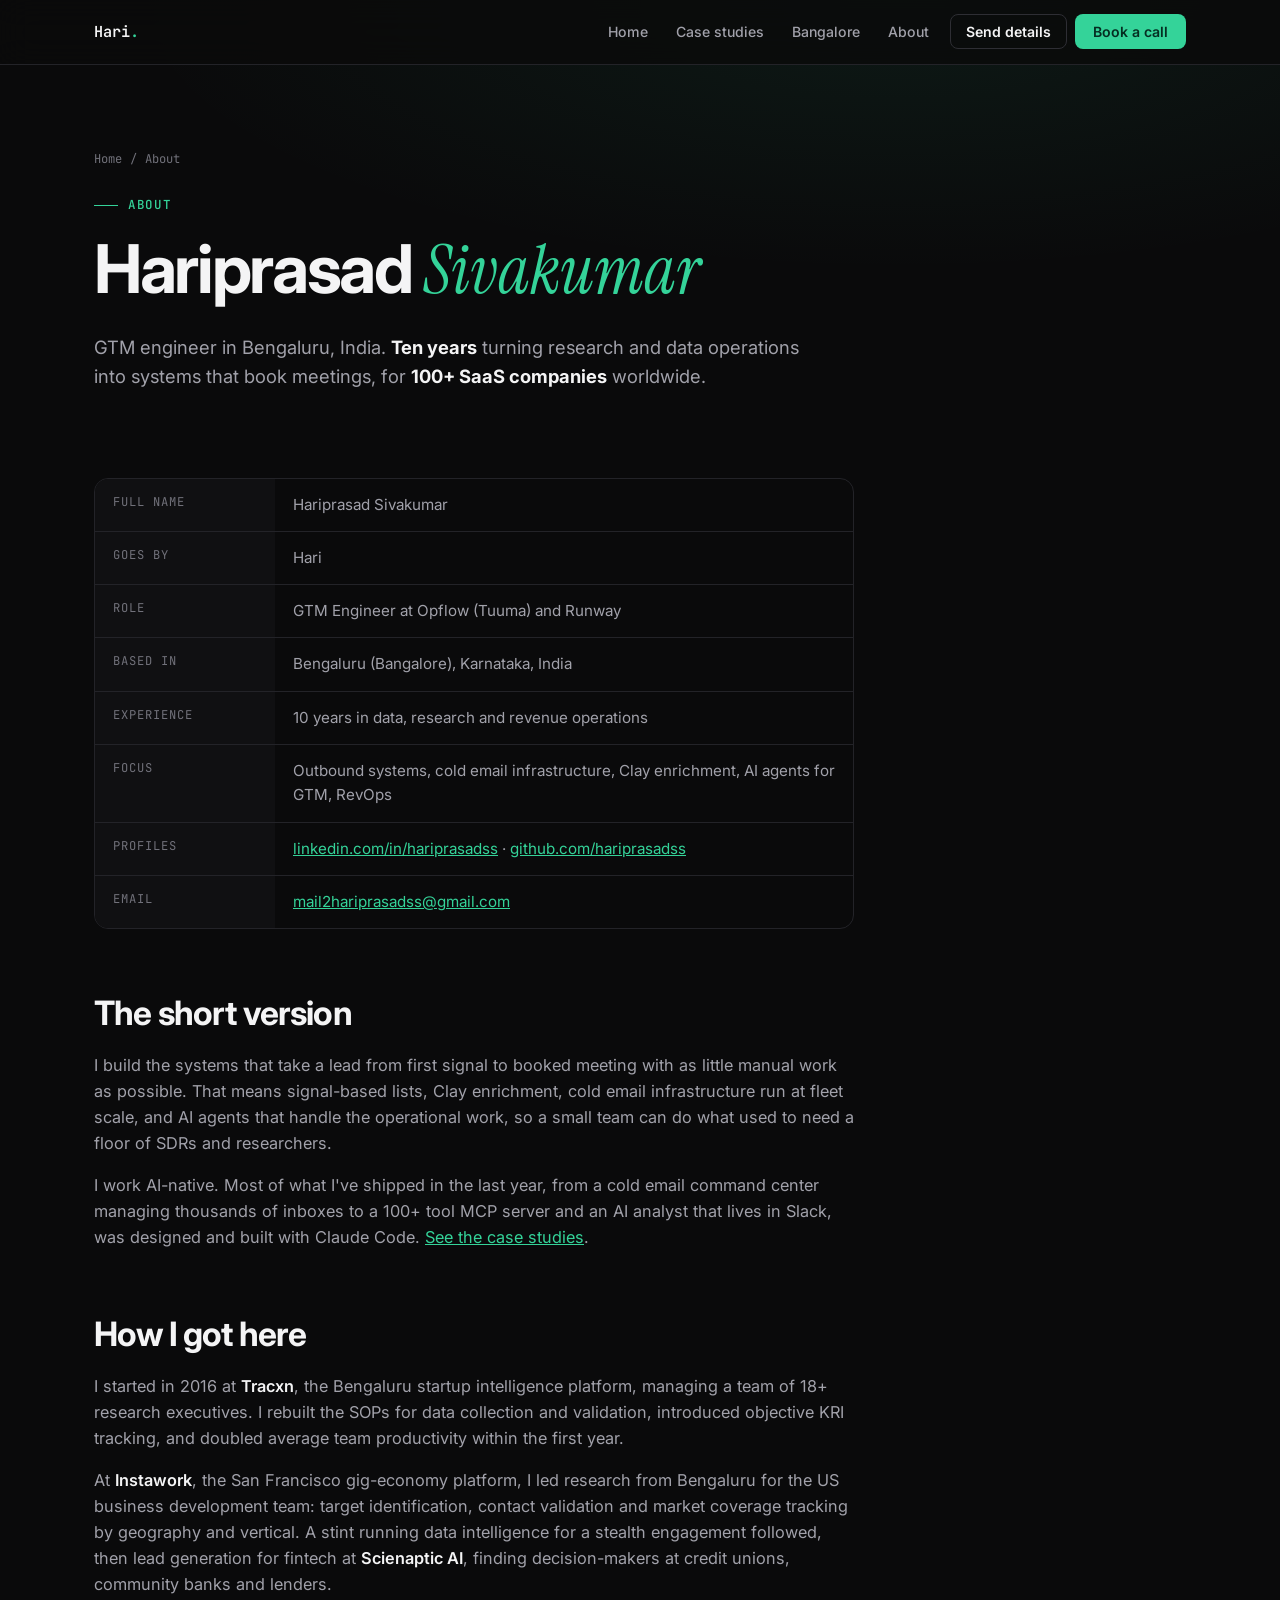
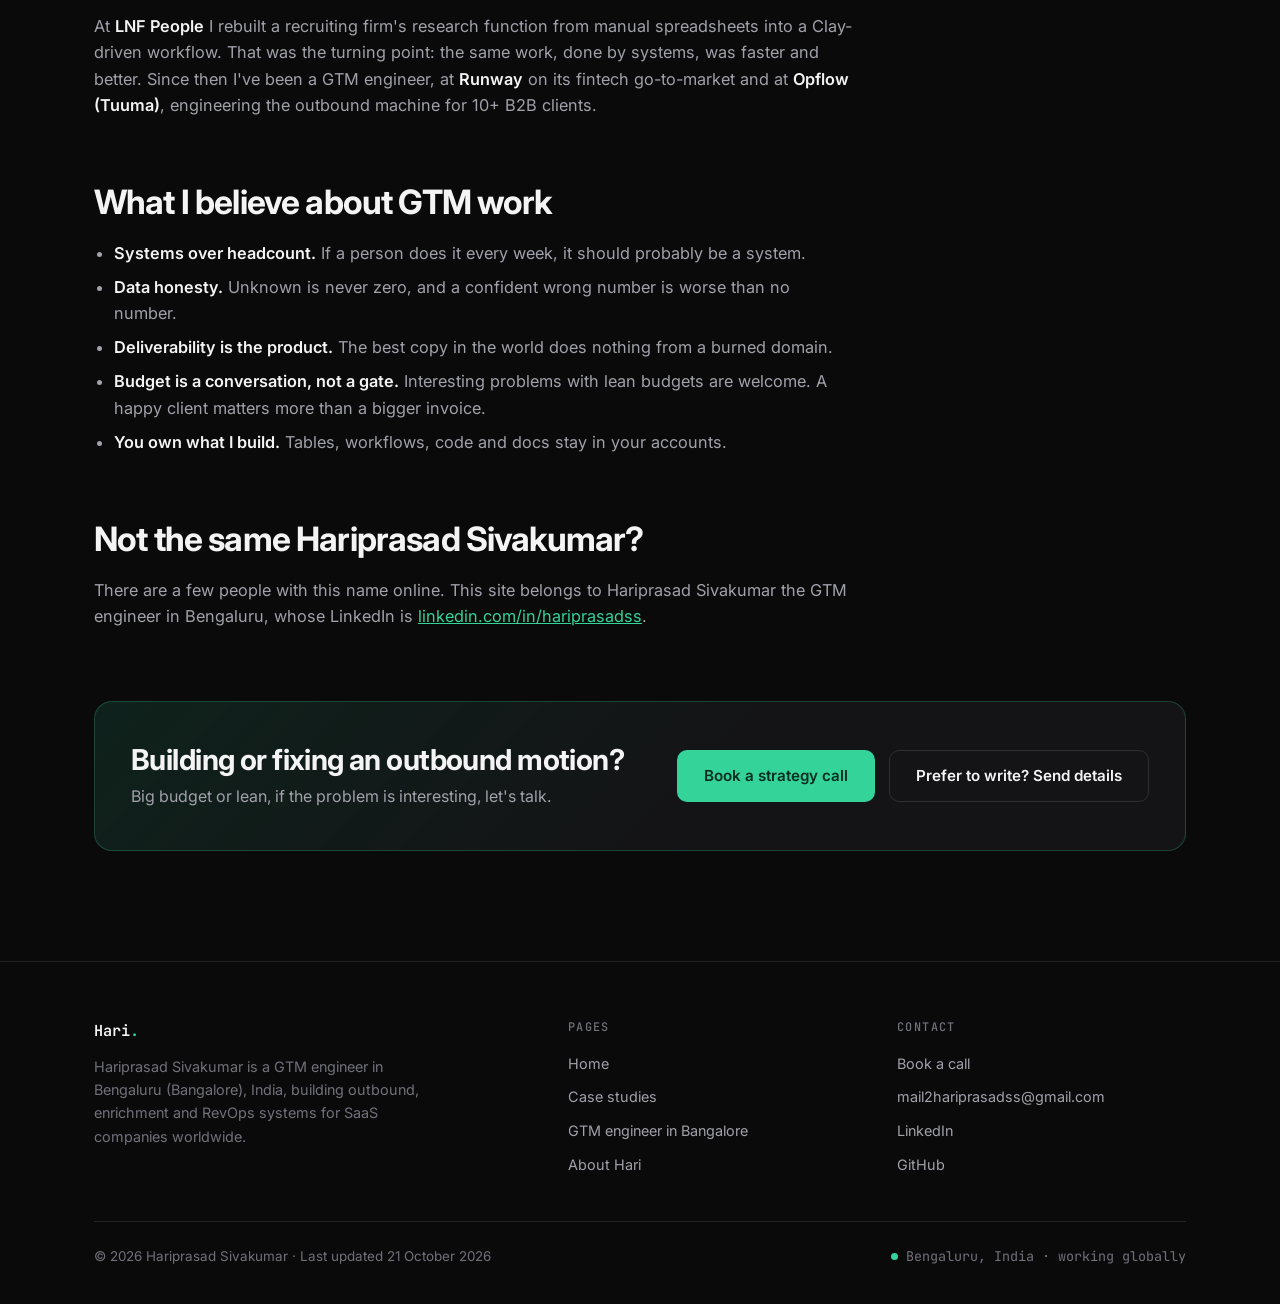
<file: about/index.html>
<!DOCTYPE html>
<html lang="en-IN">
<head>
    <meta charset="UTF-8">
    <meta name="viewport" content="width=device-width, initial-scale=1.0">
    <title>About Hariprasad Sivakumar | GTM Engineer, Bengaluru</title>
    <meta name="description" content="About Hariprasad Sivakumar (Hari), a GTM engineer in Bengaluru, India: 10 years from research and data operations at Tracxn and Instawork to building AI-native outbound systems for 100+ SaaS companies.">
    <meta name="author" content="Hariprasad Sivakumar">
    <link rel="canonical" href="https://www.hariprasadss.com/about/">
    <meta name="robots" content="index, follow, max-image-preview:large, max-snippet:-1">
    <meta name="theme-color" content="#0a0a0b">

    <meta property="og:type" content="profile">
    <meta property="og:url" content="https://www.hariprasadss.com/about/">
    <meta property="og:site_name" content="Hariprasad Sivakumar">
    <meta property="og:locale" content="en_IN">
    <meta property="og:title" content="About Hariprasad Sivakumar | GTM Engineer, Bengaluru">
    <meta property="og:description" content="From research and data operations at Tracxn and Instawork to AI-native outbound systems for 100+ SaaS companies.">
    <meta property="og:image" content="https://www.hariprasadss.com/assets/og/hari-gtm-engineer-bengaluru.png">
    <meta property="og:image:width" content="1200">
    <meta property="og:image:height" content="630">
    <meta property="profile:first_name" content="Hariprasad">
    <meta property="profile:last_name" content="Sivakumar">
    <meta name="twitter:card" content="summary_large_image">
    <meta name="twitter:title" content="About Hariprasad Sivakumar | GTM Engineer, Bengaluru">
    <meta name="twitter:description" content="From research and data operations to AI-native outbound systems for 100+ SaaS companies.">
    <meta name="twitter:image" content="https://www.hariprasadss.com/assets/og/hari-gtm-engineer-bengaluru.png">

    <link rel="icon" href="data:image/svg+xml,%3Csvg xmlns='http://www.w3.org/2000/svg' viewBox='0 0 32 32'%3E%3Crect width='32' height='32' rx='7' fill='%230a0a0b'/%3E%3Cpath d='M9 7v18M23 7v18M9 16h14' stroke='%2334d399' stroke-width='3' stroke-linecap='round'/%3E%3C/svg%3E">

    <script type="application/ld+json">
    {
      "@context": "https://schema.org",
      "@graph": [
        {
          "@type": "ProfilePage",
          "@id": "https://www.hariprasadss.com/about/#webpage",
          "url": "https://www.hariprasadss.com/about/",
          "name": "About Hariprasad Sivakumar",
          "isPartOf": { "@id": "https://www.hariprasadss.com/#website" },
          "dateCreated": "2026-06-11",
          "dateModified": "2026-10-21",
          "inLanguage": "en-IN",
          "breadcrumb": { "@id": "https://www.hariprasadss.com/about/#breadcrumb" },
          "mainEntity": {
            "@type": "Person",
            "@id": "https://www.hariprasadss.com/#person",
            "name": "Hariprasad Sivakumar",
            "alternateName": ["Hari Sivakumar", "Hari"],
            "jobTitle": "GTM Engineer",
            "description": "GTM engineer based in Bengaluru (Bangalore), India with 10 years in data and revenue operations, who has built outbound, enrichment and RevOps systems for 100+ SaaS companies worldwide.",
            "url": "https://www.hariprasadss.com/",
            "image": "https://www.hariprasadss.com/assets/og/hari-gtm-engineer-bengaluru.png",
            "email": "mailto:mail2hariprasadss@gmail.com",
            "address": { "@type": "PostalAddress", "addressLocality": "Bengaluru", "addressRegion": "Karnataka", "addressCountry": "IN" },
            "alumniOf": [
              { "@type": "Organization", "name": "Tracxn" },
              { "@type": "Organization", "name": "Instawork" },
              { "@type": "Organization", "name": "Scienaptic AI" },
              { "@type": "Organization", "name": "LNF People" }
            ],
            "worksFor": [
              { "@type": "Organization", "name": "Opflow (Tuuma)", "url": "https://opflow.io" },
              { "@type": "Organization", "name": "Runway", "url": "https://runway.com" }
            ],
            "sameAs": [
              "https://www.linkedin.com/in/hariprasadss",
              "https://github.com/hariprasadss"
            ]
          }
        },
        {
          "@type": "BreadcrumbList",
          "@id": "https://www.hariprasadss.com/about/#breadcrumb",
          "itemListElement": [
            { "@type": "ListItem", "position": 1, "name": "Home", "item": "https://www.hariprasadss.com/" },
            { "@type": "ListItem", "position": 2, "name": "About", "item": "https://www.hariprasadss.com/about/" }
          ]
        }
      ]
    }
    </script>

    <script>document.documentElement.classList.add('js');</script>
    <link rel="preconnect" href="https://fonts.googleapis.com">
    <link rel="preconnect" href="https://fonts.gstatic.com" crossorigin>
    <link href="https://fonts.googleapis.com/css2?family=Inter:wght@400;500;600;700;800&family=Instrument+Serif:ital@0;1&family=JetBrains+Mono:wght@400;500;600&display=swap" rel="stylesheet">
    <link rel="stylesheet" href="/assets/css/site.css?v=20261021">
</head>
<body>
    <a class="skip-link" href="#main">Skip to content</a>

    <nav class="site-nav" aria-label="Main">
        <div class="nav-inner">
            <a href="/" class="nav-logo" aria-label="Hariprasad Sivakumar, home">Hari<span class="dot">.</span></a>
            <ul class="nav-links">
                <li><a href="/">Home</a></li>
                <li><a href="/work/">Case studies</a></li>
                <li><a href="/gtm-engineer-bangalore/">Bangalore</a></li>
                <li><a href="/about/" aria-current="page">About</a></li>
                <li class="nav-cta-li"><a href="/#brief" class="nav-write">Send details</a></li>
                <li class="nav-cta-li"><a href="https://calendly.com/harigtm/30min" target="_blank" rel="noopener" class="nav-cta">Book a call</a></li>
            </ul>
        </div>
    </nav>

    <main id="main">
        <header class="page-head">
            <div class="container">
                <nav class="crumbs" aria-label="Breadcrumb"><a href="/">Home</a><span>/</span>About</nav>
                <div class="kicker">About</div>
                <h1 class="display">Hariprasad <em>Sivakumar</em></h1>
                <p class="lede">GTM engineer in Bengaluru, India. <strong>Ten years</strong> turning research and data operations into systems that book meetings, for <strong>100+ SaaS companies</strong> worldwide.</p>
            </div>
        </header>

        <div class="container">
            <div class="prose">
                <dl class="facts" aria-label="Profile">
                    <dt>Full name</dt><dd>Hariprasad Sivakumar</dd>
                    <dt>Goes by</dt><dd>Hari</dd>
                    <dt>Role</dt><dd>GTM Engineer at Opflow (Tuuma) and Runway</dd>
                    <dt>Based in</dt><dd>Bengaluru (Bangalore), Karnataka, India</dd>
                    <dt>Experience</dt><dd>10 years in data, research and revenue operations</dd>
                    <dt>Focus</dt><dd>Outbound systems, cold email infrastructure, Clay enrichment, AI agents for GTM, RevOps</dd>
                    <dt>Profiles</dt><dd><a href="https://www.linkedin.com/in/hariprasadss" target="_blank" rel="noopener me">linkedin.com/in/hariprasadss</a> · <a href="https://github.com/hariprasadss" target="_blank" rel="noopener me">github.com/hariprasadss</a></dd>
                    <dt>Email</dt><dd><a href="mailto:mail2hariprasadss@gmail.com">mail2hariprasadss@gmail.com</a></dd>
                </dl>

                <h2>The short version</h2>
                <p>I build the systems that take a lead from first signal to booked meeting with as little manual work as possible. That means signal-based lists, Clay enrichment, cold email infrastructure run at fleet scale, and AI agents that handle the operational work, so a small team can do what used to need a floor of SDRs and researchers.</p>
                <p>I work AI-native. Most of what I've shipped in the last year, from a cold email command center managing thousands of inboxes to a 100+ tool MCP server and an AI analyst that lives in Slack, was designed and built with Claude Code. <a href="/work/">See the case studies</a>.</p>

                <h2>How I got here</h2>
                <p>I started in 2016 at <strong>Tracxn</strong>, the Bengaluru startup intelligence platform, managing a team of 18+ research executives. I rebuilt the SOPs for data collection and validation, introduced objective KRI tracking, and doubled average team productivity within the first year.</p>
                <p>At <strong>Instawork</strong>, the San Francisco gig-economy platform, I led research from Bengaluru for the US business development team: target identification, contact validation and market coverage tracking by geography and vertical. A stint running data intelligence for a stealth engagement followed, then lead generation for fintech at <strong>Scienaptic AI</strong>, finding decision-makers at credit unions, community banks and lenders.</p>
                <p>At <strong>LNF People</strong> I rebuilt a recruiting firm's research function from manual spreadsheets into a Clay-driven workflow. That was the turning point: the same work, done by systems, was faster and better. Since then I've been a GTM engineer, at <strong>Runway</strong> on its fintech go-to-market and at <strong>Opflow (Tuuma)</strong>, engineering the outbound machine for 10+ B2B clients.</p>

                <h2>What I believe about GTM work</h2>
                <ul>
                    <li><strong>Systems over headcount.</strong> If a person does it every week, it should probably be a system.</li>
                    <li><strong>Data honesty.</strong> Unknown is never zero, and a confident wrong number is worse than no number.</li>
                    <li><strong>Deliverability is the product.</strong> The best copy in the world does nothing from a burned domain.</li>
                    <li><strong>Budget is a conversation, not a gate.</strong> Interesting problems with lean budgets are welcome. A happy client matters more than a bigger invoice.</li>
                    <li><strong>You own what I build.</strong> Tables, workflows, code and docs stay in your accounts.</li>
                </ul>

                <h2>Not the same Hariprasad Sivakumar?</h2>
                <p>There are a few people with this name online. This site belongs to Hariprasad Sivakumar the GTM engineer in Bengaluru, whose LinkedIn is <a href="https://www.linkedin.com/in/hariprasadss" target="_blank" rel="noopener me">linkedin.com/in/hariprasadss</a>.</p>
            </div>

            <div class="cta-band reveal">
                <div>
                    <h2>Building or fixing an outbound motion?</h2>
                    <p>Big budget or lean, if the problem is interesting, let's talk.</p>
                </div>
                <div class="hero-ctas">
                    <a href="https://calendly.com/harigtm/30min" target="_blank" rel="noopener" class="btn btn-primary">Book a strategy call</a>
                    <a href="/#brief" class="btn btn-ghost">Prefer to write? Send details</a>
                </div>
            </div>
        </div>
    </main>

    <footer class="site-footer" style="margin-top: 110px;">
        <div class="container">
            <div class="footer-grid">
                <div class="footer-brand">
                    <a href="/" class="nav-logo">Hari<span class="dot">.</span></a>
                    <p>Hariprasad Sivakumar is a GTM engineer in Bengaluru (Bangalore), India, building outbound, enrichment and RevOps systems for SaaS companies worldwide.</p>
                </div>
                <div class="footer-col">
                    <h2>Pages</h2>
                    <ul>
                        <li><a href="/">Home</a></li>
                        <li><a href="/work/">Case studies</a></li>
                        <li><a href="/gtm-engineer-bangalore/">GTM engineer in Bangalore</a></li>
                        <li><a href="/about/">About Hari</a></li>
                    </ul>
                </div>
                <div class="footer-col">
                    <h2>Contact</h2>
                    <ul>
                        <li><a href="https://calendly.com/harigtm/30min" target="_blank" rel="noopener">Book a call</a></li>
                        <li><a href="mailto:mail2hariprasadss@gmail.com">mail2hariprasadss@gmail.com</a></li>
                        <li><a href="https://www.linkedin.com/in/hariprasadss" target="_blank" rel="noopener me">LinkedIn</a></li>
                        <li><a href="https://github.com/hariprasadss" target="_blank" rel="noopener me">GitHub</a></li>
                    </ul>
                </div>
            </div>
            <div class="footer-bottom">
                <p>© 2026 Hariprasad Sivakumar · Last updated <time datetime="2026-10-21">21 October 2026</time></p>
                <p class="footer-loc"><span class="pulse"></span> Bengaluru, India · working globally</p>
            </div>
        </div>
    </footer>

    <script src="/assets/js/site.js?v=20261021" defer></script>
</body>
</html>
</file>
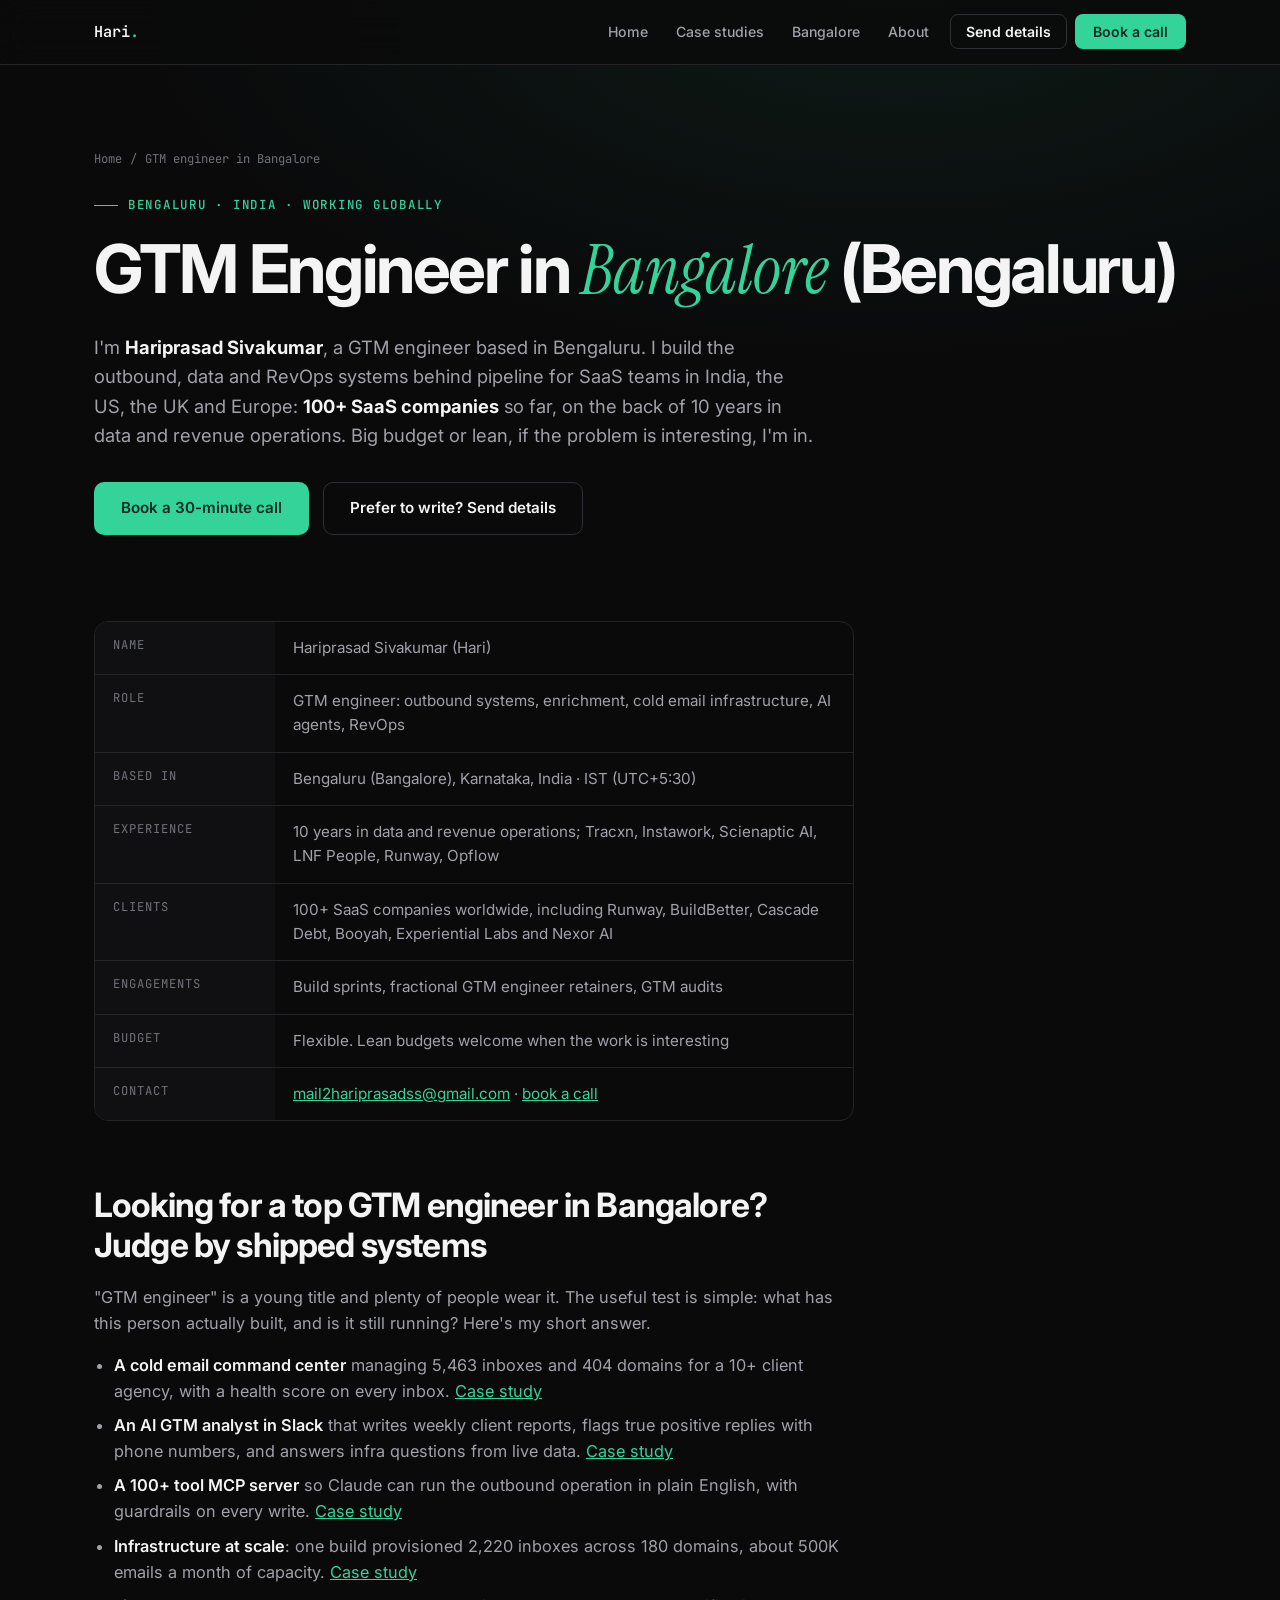
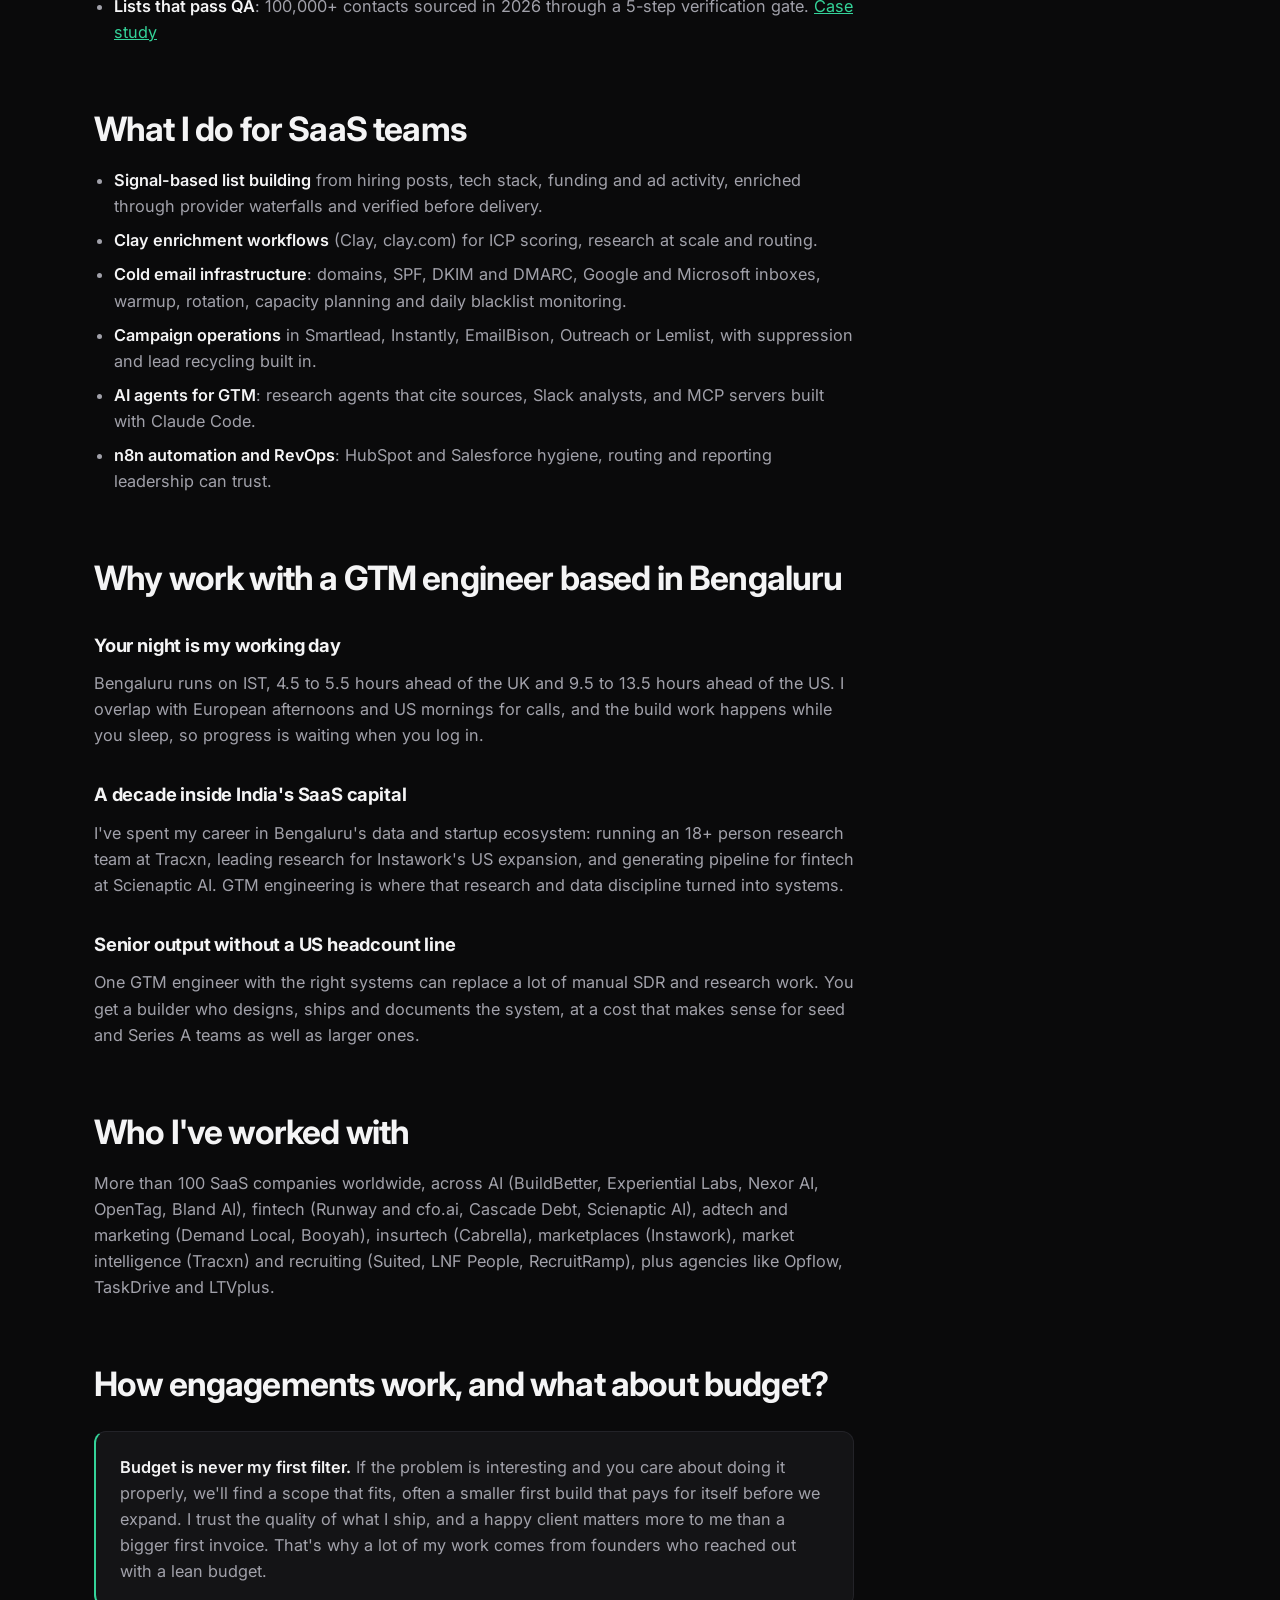
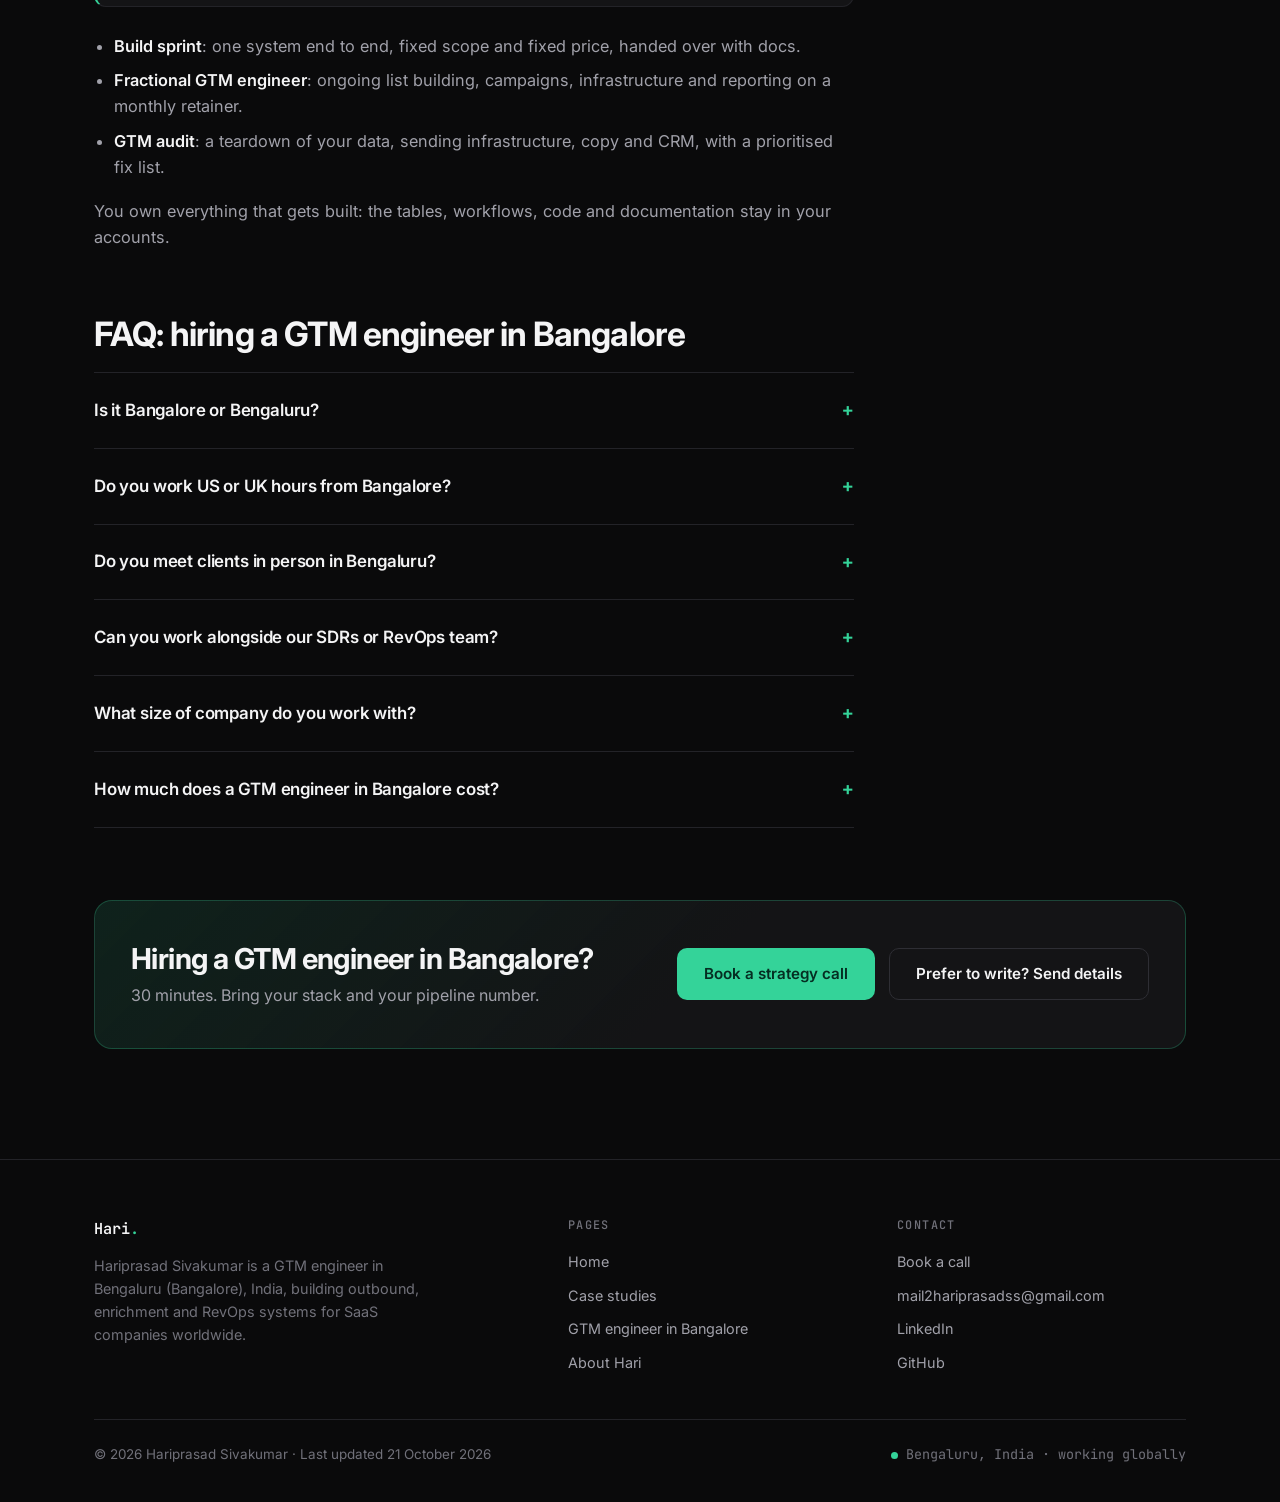
<file: gtm-engineer-bangalore/index.html>
<!DOCTYPE html>
<html lang="en-IN">
<head>
    <meta charset="UTF-8">
    <meta name="viewport" content="width=device-width, initial-scale=1.0">
    <title>GTM Engineer in Bangalore (Bengaluru) | Hire Hariprasad Sivakumar</title>
    <meta name="description" content="Hire a GTM engineer in Bangalore. Hariprasad Sivakumar builds outbound, Clay enrichment, cold email infrastructure and AI agents for SaaS teams in India, the US, UK and Europe. 100+ SaaS companies, 10 years in revenue ops. Lean budgets welcome.">
    <meta name="author" content="Hariprasad Sivakumar">
    <link rel="canonical" href="https://www.hariprasadss.com/gtm-engineer-bangalore/">
    <meta name="robots" content="index, follow, max-image-preview:large, max-snippet:-1">
    <meta name="theme-color" content="#0a0a0b">
    <meta name="geo.region" content="IN-KA">
    <meta name="geo.placename" content="Bengaluru">

    <meta property="og:type" content="website">
    <meta property="og:url" content="https://www.hariprasadss.com/gtm-engineer-bangalore/">
    <meta property="og:site_name" content="Hariprasad Sivakumar">
    <meta property="og:locale" content="en_IN">
    <meta property="og:title" content="GTM Engineer in Bangalore (Bengaluru) | Hariprasad Sivakumar">
    <meta property="og:description" content="A Bengaluru GTM engineer for SaaS teams worldwide: outbound systems, Clay, cold email infrastructure and AI agents. 100+ SaaS companies. Lean budgets welcome.">
    <meta property="og:image" content="https://www.hariprasadss.com/assets/og/hari-gtm-engineer-bengaluru.png">
    <meta property="og:image:width" content="1200">
    <meta property="og:image:height" content="630">
    <meta name="twitter:card" content="summary_large_image">
    <meta name="twitter:title" content="GTM Engineer in Bangalore (Bengaluru) | Hariprasad Sivakumar">
    <meta name="twitter:description" content="A Bengaluru GTM engineer for SaaS teams worldwide. 100+ SaaS companies. Lean budgets welcome.">
    <meta name="twitter:image" content="https://www.hariprasadss.com/assets/og/hari-gtm-engineer-bengaluru.png">

    <link rel="icon" href="data:image/svg+xml,%3Csvg xmlns='http://www.w3.org/2000/svg' viewBox='0 0 32 32'%3E%3Crect width='32' height='32' rx='7' fill='%230a0a0b'/%3E%3Cpath d='M9 7v18M23 7v18M9 16h14' stroke='%2334d399' stroke-width='3' stroke-linecap='round'/%3E%3C/svg%3E">

    <script type="application/ld+json">
    {
      "@context": "https://schema.org",
      "@graph": [
        {
          "@type": "WebPage",
          "@id": "https://www.hariprasadss.com/gtm-engineer-bangalore/#webpage",
          "url": "https://www.hariprasadss.com/gtm-engineer-bangalore/",
          "name": "GTM Engineer in Bangalore (Bengaluru)",
          "description": "Hariprasad Sivakumar is a GTM engineer based in Bengaluru (Bangalore), India, available for project builds and retainers with SaaS teams worldwide.",
          "isPartOf": { "@id": "https://www.hariprasadss.com/#website" },
          "about": { "@id": "https://www.hariprasadss.com/#person" },
          "mainEntity": { "@id": "https://www.hariprasadss.com/gtm-engineer-bangalore/#service" },
          "breadcrumb": { "@id": "https://www.hariprasadss.com/gtm-engineer-bangalore/#breadcrumb" },
          "dateModified": "2026-10-21",
          "inLanguage": "en-IN"
        },
        {
          "@type": "Service",
          "@id": "https://www.hariprasadss.com/gtm-engineer-bangalore/#service",
          "name": "GTM engineering in Bangalore (Bengaluru)",
          "serviceType": "GTM engineering",
          "description": "Outbound systems, signal-based list building, Clay enrichment, cold email infrastructure and deliverability, AI agents for GTM, n8n automation and RevOps for SaaS companies. Delivered as fixed-scope build sprints, fractional GTM engineer retainers or GTM audits.",
          "provider": { "@id": "https://www.hariprasadss.com/#person" },
          "areaServed": [
            { "@type": "City", "name": "Bengaluru" },
            { "@type": "Country", "name": "India" },
            { "@type": "Country", "name": "United States" },
            { "@type": "Country", "name": "United Kingdom" },
            "Europe",
            "Worldwide"
          ],
          "url": "https://www.hariprasadss.com/gtm-engineer-bangalore/"
        },
        {
          "@type": "BreadcrumbList",
          "@id": "https://www.hariprasadss.com/gtm-engineer-bangalore/#breadcrumb",
          "itemListElement": [
            { "@type": "ListItem", "position": 1, "name": "Home", "item": "https://www.hariprasadss.com/" },
            { "@type": "ListItem", "position": 2, "name": "GTM engineer in Bangalore", "item": "https://www.hariprasadss.com/gtm-engineer-bangalore/" }
          ]
        },
        {
          "@type": "FAQPage",
          "@id": "https://www.hariprasadss.com/gtm-engineer-bangalore/#faq",
          "mainEntity": [
            { "@type": "Question", "name": "Is it Bangalore or Bengaluru?", "acceptedAnswer": { "@type": "Answer", "text": "Both refer to the same city. It was officially renamed Bengaluru in 2014, and Bangalore is still widely used. Hariprasad Sivakumar is a GTM engineer based there." } },
            { "@type": "Question", "name": "Do you work US or UK hours from Bangalore?", "acceptedAnswer": { "@type": "Answer", "text": "Hari overlaps with UK and European business hours in his afternoon and with US mornings in his evening. Calls are scheduled in your time zone, and build work happens during your night so progress is waiting when you start your day." } },
            { "@type": "Question", "name": "Do you meet clients in person in Bengaluru?", "acceptedAnswer": { "@type": "Answer", "text": "Work is remote by default. For teams in Bengaluru, an in-person working session is easy to arrange when it helps, for example at kickoff or handover." } },
            { "@type": "Question", "name": "Can you work alongside our SDRs or RevOps team?", "acceptedAnswer": { "@type": "Answer", "text": "Yes. Most engagements plug into an existing team: Hari builds the data, infrastructure and automation layer, documents it, and trains the team to run it. Everything built stays in the client's own accounts." } },
            { "@type": "Question", "name": "What size of company do you work with?", "acceptedAnswer": { "@type": "Answer", "text": "Mostly B2B SaaS from seed to growth stage, across AI, fintech, adtech, marketplaces and recruiting, plus agencies that run outbound for clients. Budget is not the first filter: interesting problems with lean budgets are welcome." } },
            { "@type": "Question", "name": "How much does a GTM engineer in Bangalore cost?", "acceptedAnswer": { "@type": "Answer", "text": "Pricing depends on scope rather than an hourly rate card. Build sprints are fixed price, fractional GTM engineering is a monthly retainer, and an audit is a small fixed fee. Share your budget on a call and Hari will say honestly what it can achieve." } }
          ]
        }
      ]
    }
    </script>

    <script>document.documentElement.classList.add('js');</script>
    <link rel="preconnect" href="https://fonts.googleapis.com">
    <link rel="preconnect" href="https://fonts.gstatic.com" crossorigin>
    <link href="https://fonts.googleapis.com/css2?family=Inter:wght@400;500;600;700;800&family=Instrument+Serif:ital@0;1&family=JetBrains+Mono:wght@400;500;600&display=swap" rel="stylesheet">
    <link rel="stylesheet" href="/assets/css/site.css?v=20261021">
</head>
<body>
    <a class="skip-link" href="#main">Skip to content</a>

    <nav class="site-nav" aria-label="Main">
        <div class="nav-inner">
            <a href="/" class="nav-logo" aria-label="Hariprasad Sivakumar, home">Hari<span class="dot">.</span></a>
            <ul class="nav-links">
                <li><a href="/">Home</a></li>
                <li><a href="/work/">Case studies</a></li>
                <li><a href="/gtm-engineer-bangalore/" aria-current="page">Bangalore</a></li>
                <li><a href="/about/">About</a></li>
                <li class="nav-cta-li"><a href="/#brief" class="nav-write">Send details</a></li>
                <li class="nav-cta-li"><a href="https://calendly.com/harigtm/30min" target="_blank" rel="noopener" class="nav-cta">Book a call</a></li>
            </ul>
        </div>
    </nav>

    <main id="main">
        <header class="page-head">
            <div class="container">
                <nav class="crumbs" aria-label="Breadcrumb"><a href="/">Home</a><span>/</span>GTM engineer in Bangalore</nav>
                <div class="kicker">Bengaluru · India · Working globally</div>
                <h1 class="display">GTM Engineer in <em>Bangalore</em> (Bengaluru)</h1>
                <p class="lede">I'm <strong>Hariprasad Sivakumar</strong>, a GTM engineer based in Bengaluru. I build the outbound, data and RevOps systems behind pipeline for SaaS teams in India, the US, the UK and Europe: <strong>100+ SaaS companies</strong> so far, on the back of 10 years in data and revenue operations. Big budget or lean, if the problem is interesting, I'm in.</p>
                <div class="hero-ctas" style="margin-top: 32px;">
                    <a href="https://calendly.com/harigtm/30min" target="_blank" rel="noopener" class="btn btn-primary">Book a 30-minute call</a>
                    <a href="/#brief" class="btn btn-ghost">Prefer to write? Send details</a>
                </div>
            </div>
        </header>

        <div class="container">
            <div class="prose">

                <dl class="facts" aria-label="Quick facts">
                    <dt>Name</dt><dd>Hariprasad Sivakumar (Hari)</dd>
                    <dt>Role</dt><dd>GTM engineer: outbound systems, enrichment, cold email infrastructure, AI agents, RevOps</dd>
                    <dt>Based in</dt><dd>Bengaluru (Bangalore), Karnataka, India · IST (UTC+5:30)</dd>
                    <dt>Experience</dt><dd>10 years in data and revenue operations; Tracxn, Instawork, Scienaptic AI, LNF People, Runway, Opflow</dd>
                    <dt>Clients</dt><dd>100+ SaaS companies worldwide, including Runway, BuildBetter, Cascade Debt, Booyah, Experiential Labs and Nexor AI</dd>
                    <dt>Engagements</dt><dd>Build sprints, fractional GTM engineer retainers, GTM audits</dd>
                    <dt>Budget</dt><dd>Flexible. Lean budgets welcome when the work is interesting</dd>
                    <dt>Contact</dt><dd><a href="mailto:mail2hariprasadss@gmail.com">mail2hariprasadss@gmail.com</a> · <a href="https://calendly.com/harigtm/30min" target="_blank" rel="noopener">book a call</a></dd>
                </dl>

                <h2>Looking for a top GTM engineer in Bangalore? Judge by shipped systems</h2>
                <p>"GTM engineer" is a young title and plenty of people wear it. The useful test is simple: what has this person actually built, and is it still running? Here's my short answer.</p>
                <ul>
                    <li><strong>A cold email command center</strong> managing 5,463 inboxes and 404 domains for a 10+ client agency, with a health score on every inbox. <a href="/work/#command-center">Case study</a></li>
                    <li><strong>An AI GTM analyst in Slack</strong> that writes weekly client reports, flags true positive replies with phone numbers, and answers infra questions from live data. <a href="/work/#slack-analyst">Case study</a></li>
                    <li><strong>A 100+ tool MCP server</strong> so Claude can run the outbound operation in plain English, with guardrails on every write. <a href="/work/#mcp">Case study</a></li>
                    <li><strong>Infrastructure at scale</strong>: one build provisioned 2,220 inboxes across 180 domains, about 500K emails a month of capacity. <a href="/work/#provisioning">Case study</a></li>
                    <li><strong>Lists that pass QA</strong>: 100,000+ contacts sourced in 2026 through a 5-step verification gate. <a href="/work/#list-factory">Case study</a></li>
                </ul>

                <h2>What I do for SaaS teams</h2>
                <ul>
                    <li><strong>Signal-based list building</strong> from hiring posts, tech stack, funding and ad activity, enriched through provider waterfalls and verified before delivery.</li>
                    <li><strong>Clay enrichment workflows</strong> (Clay, clay.com) for ICP scoring, research at scale and routing.</li>
                    <li><strong>Cold email infrastructure</strong>: domains, SPF, DKIM and DMARC, Google and Microsoft inboxes, warmup, rotation, capacity planning and daily blacklist monitoring.</li>
                    <li><strong>Campaign operations</strong> in Smartlead, Instantly, EmailBison, Outreach or Lemlist, with suppression and lead recycling built in.</li>
                    <li><strong>AI agents for GTM</strong>: research agents that cite sources, Slack analysts, and MCP servers built with Claude Code.</li>
                    <li><strong>n8n automation and RevOps</strong>: HubSpot and Salesforce hygiene, routing and reporting leadership can trust.</li>
                </ul>

                <h2>Why work with a GTM engineer based in Bengaluru</h2>
                <h3>Your night is my working day</h3>
                <p>Bengaluru runs on IST, 4.5 to 5.5 hours ahead of the UK and 9.5 to 13.5 hours ahead of the US. I overlap with European afternoons and US mornings for calls, and the build work happens while you sleep, so progress is waiting when you log in.</p>
                <h3>A decade inside India's SaaS capital</h3>
                <p>I've spent my career in Bengaluru's data and startup ecosystem: running an 18+ person research team at Tracxn, leading research for Instawork's US expansion, and generating pipeline for fintech at Scienaptic AI. GTM engineering is where that research and data discipline turned into systems.</p>
                <h3>Senior output without a US headcount line</h3>
                <p>One GTM engineer with the right systems can replace a lot of manual SDR and research work. You get a builder who designs, ships and documents the system, at a cost that makes sense for seed and Series A teams as well as larger ones.</p>

                <h2>Who I've worked with</h2>
                <p>More than 100 SaaS companies worldwide, across AI (BuildBetter, Experiential Labs, Nexor AI, OpenTag, Bland AI), fintech (Runway and cfo.ai, Cascade Debt, Scienaptic AI), adtech and marketing (Demand Local, Booyah), insurtech (Cabrella), marketplaces (Instawork), market intelligence (Tracxn) and recruiting (Suited, LNF People, RecruitRamp), plus agencies like Opflow, TaskDrive and LTVplus.</p>

                <h2>How engagements work, and what about budget?</h2>
                <div class="callout">
                    <p><strong>Budget is never my first filter.</strong> If the problem is interesting and you care about doing it properly, we'll find a scope that fits, often a smaller first build that pays for itself before we expand. I trust the quality of what I ship, and a happy client matters more to me than a bigger first invoice. That's why a lot of my work comes from founders who reached out with a lean budget.</p>
                </div>
                <ul>
                    <li><strong>Build sprint</strong>: one system end to end, fixed scope and fixed price, handed over with docs.</li>
                    <li><strong>Fractional GTM engineer</strong>: ongoing list building, campaigns, infrastructure and reporting on a monthly retainer.</li>
                    <li><strong>GTM audit</strong>: a teardown of your data, sending infrastructure, copy and CRM, with a prioritised fix list.</li>
                </ul>
                <p>You own everything that gets built: the tables, workflows, code and documentation stay in your accounts.</p>

                <h2>FAQ: hiring a GTM engineer in Bangalore</h2>
            </div>

            <div class="faq" style="max-width: 760px; margin-top: 8px;">
                <details>
                    <summary>Is it Bangalore or Bengaluru?</summary>
                    <div class="answer"><p>Both refer to the same city. It was officially renamed Bengaluru in 2014, and Bangalore is still widely used. Either way, that's where I'm based.</p></div>
                </details>
                <details>
                    <summary>Do you work US or UK hours from Bangalore?</summary>
                    <div class="answer"><p>I overlap with UK and European business hours in my afternoon and with US mornings in my evening. Calls are scheduled in your time zone, and build work happens during your night so progress is waiting when you start your day.</p></div>
                </details>
                <details>
                    <summary>Do you meet clients in person in Bengaluru?</summary>
                    <div class="answer"><p>Work is remote by default. For teams in Bengaluru, an in-person working session is easy to arrange when it helps, for example at kickoff or handover.</p></div>
                </details>
                <details>
                    <summary>Can you work alongside our SDRs or RevOps team?</summary>
                    <div class="answer"><p>Yes. Most engagements plug into an existing team: I build the data, infrastructure and automation layer, document it, and train the team to run it. Everything built stays in your own accounts.</p></div>
                </details>
                <details>
                    <summary>What size of company do you work with?</summary>
                    <div class="answer"><p>Mostly B2B SaaS from seed to growth stage, across AI, fintech, adtech, marketplaces and recruiting, plus agencies that run outbound for clients. Budget is not the first filter: interesting problems with lean budgets are welcome.</p></div>
                </details>
                <details>
                    <summary>How much does a GTM engineer in Bangalore cost?</summary>
                    <div class="answer"><p>Pricing depends on scope rather than an hourly rate card. Build sprints are fixed price, fractional GTM engineering is a monthly retainer, and an audit is a small fixed fee. Share your budget on a call and I'll tell you honestly what it can achieve.</p></div>
                </details>
            </div>

            <div class="cta-band reveal">
                <div>
                    <h2>Hiring a GTM engineer in Bangalore?</h2>
                    <p>30 minutes. Bring your stack and your pipeline number.</p>
                </div>
                <div class="hero-ctas">
                    <a href="https://calendly.com/harigtm/30min" target="_blank" rel="noopener" class="btn btn-primary">Book a strategy call</a>
                    <a href="/#brief" class="btn btn-ghost">Prefer to write? Send details</a>
                </div>
            </div>
        </div>
    </main>

    <footer class="site-footer" style="margin-top: 110px;">
        <div class="container">
            <div class="footer-grid">
                <div class="footer-brand">
                    <a href="/" class="nav-logo">Hari<span class="dot">.</span></a>
                    <p>Hariprasad Sivakumar is a GTM engineer in Bengaluru (Bangalore), India, building outbound, enrichment and RevOps systems for SaaS companies worldwide.</p>
                </div>
                <div class="footer-col">
                    <h2>Pages</h2>
                    <ul>
                        <li><a href="/">Home</a></li>
                        <li><a href="/work/">Case studies</a></li>
                        <li><a href="/gtm-engineer-bangalore/">GTM engineer in Bangalore</a></li>
                        <li><a href="/about/">About Hari</a></li>
                    </ul>
                </div>
                <div class="footer-col">
                    <h2>Contact</h2>
                    <ul>
                        <li><a href="https://calendly.com/harigtm/30min" target="_blank" rel="noopener">Book a call</a></li>
                        <li><a href="mailto:mail2hariprasadss@gmail.com">mail2hariprasadss@gmail.com</a></li>
                        <li><a href="https://www.linkedin.com/in/hariprasadss" target="_blank" rel="noopener me">LinkedIn</a></li>
                        <li><a href="https://github.com/hariprasadss" target="_blank" rel="noopener me">GitHub</a></li>
                    </ul>
                </div>
            </div>
            <div class="footer-bottom">
                <p>© 2026 Hariprasad Sivakumar · Last updated <time datetime="2026-10-21">21 October 2026</time></p>
                <p class="footer-loc"><span class="pulse"></span> Bengaluru, India · working globally</p>
            </div>
        </div>
    </footer>

    <script src="/assets/js/site.js?v=20261021" defer></script>
</body>
</html>
</file>
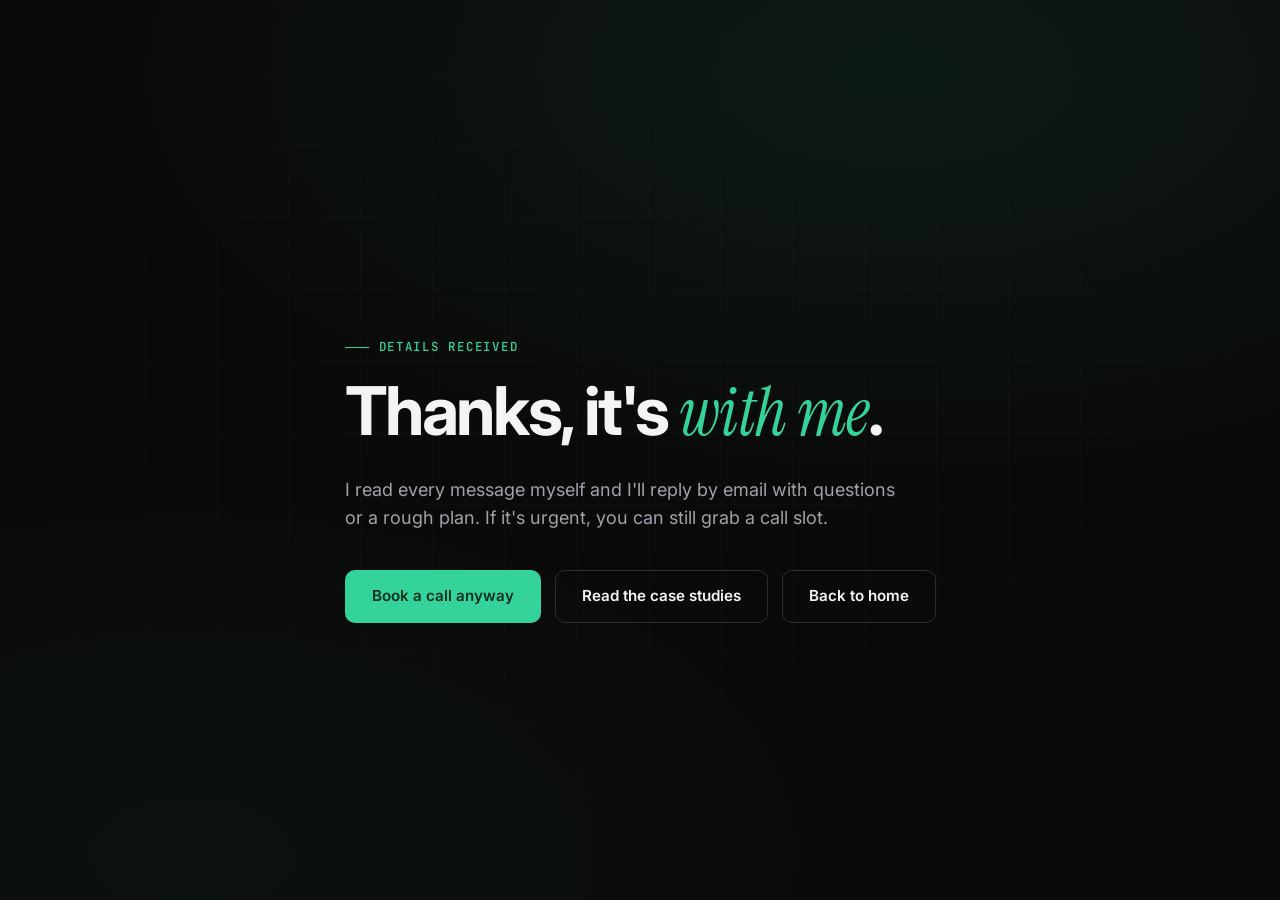
<file: thanks/index.html>
<!DOCTYPE html>
<html lang="en-IN">
<head>
    <meta charset="UTF-8">
    <meta name="viewport" content="width=device-width, initial-scale=1.0">
    <title>Thanks, details received | Hariprasad Sivakumar</title>
    <meta name="robots" content="noindex">
    <meta name="theme-color" content="#0a0a0b">
    <link rel="icon" href="data:image/svg+xml,%3Csvg xmlns='http://www.w3.org/2000/svg' viewBox='0 0 32 32'%3E%3Crect width='32' height='32' rx='7' fill='%230a0a0b'/%3E%3Cpath d='M9 7v18M23 7v18M9 16h14' stroke='%2334d399' stroke-width='3' stroke-linecap='round'/%3E%3C/svg%3E">
    <link rel="preconnect" href="https://fonts.googleapis.com">
    <link rel="preconnect" href="https://fonts.gstatic.com" crossorigin>
    <link href="https://fonts.googleapis.com/css2?family=Inter:wght@400;500;600;700;800&family=Instrument+Serif:ital@0;1&family=JetBrains+Mono:wght@400;500;600&display=swap" rel="stylesheet">
    <link rel="stylesheet" href="/assets/css/site.css?v=20261021">
</head>
<body>
    <main class="hero" style="min-height: 100vh;">
        <div class="container">
            <div class="kicker">Details received</div>
            <h1 class="display">Thanks, it's <em>with me</em>.</h1>
            <p class="hero-sub">I read every message myself and I'll reply by email with questions or a rough plan. If it's urgent, you can still grab a call slot.</p>
            <div class="hero-ctas">
                <a href="https://calendly.com/harigtm/30min" target="_blank" rel="noopener" class="btn btn-primary">Book a call anyway</a>
                <a href="/work/" class="btn btn-ghost">Read the case studies</a>
                <a href="/" class="btn btn-ghost">Back to home</a>
            </div>
        </div>
    </main>
</body>
</html>
</file>
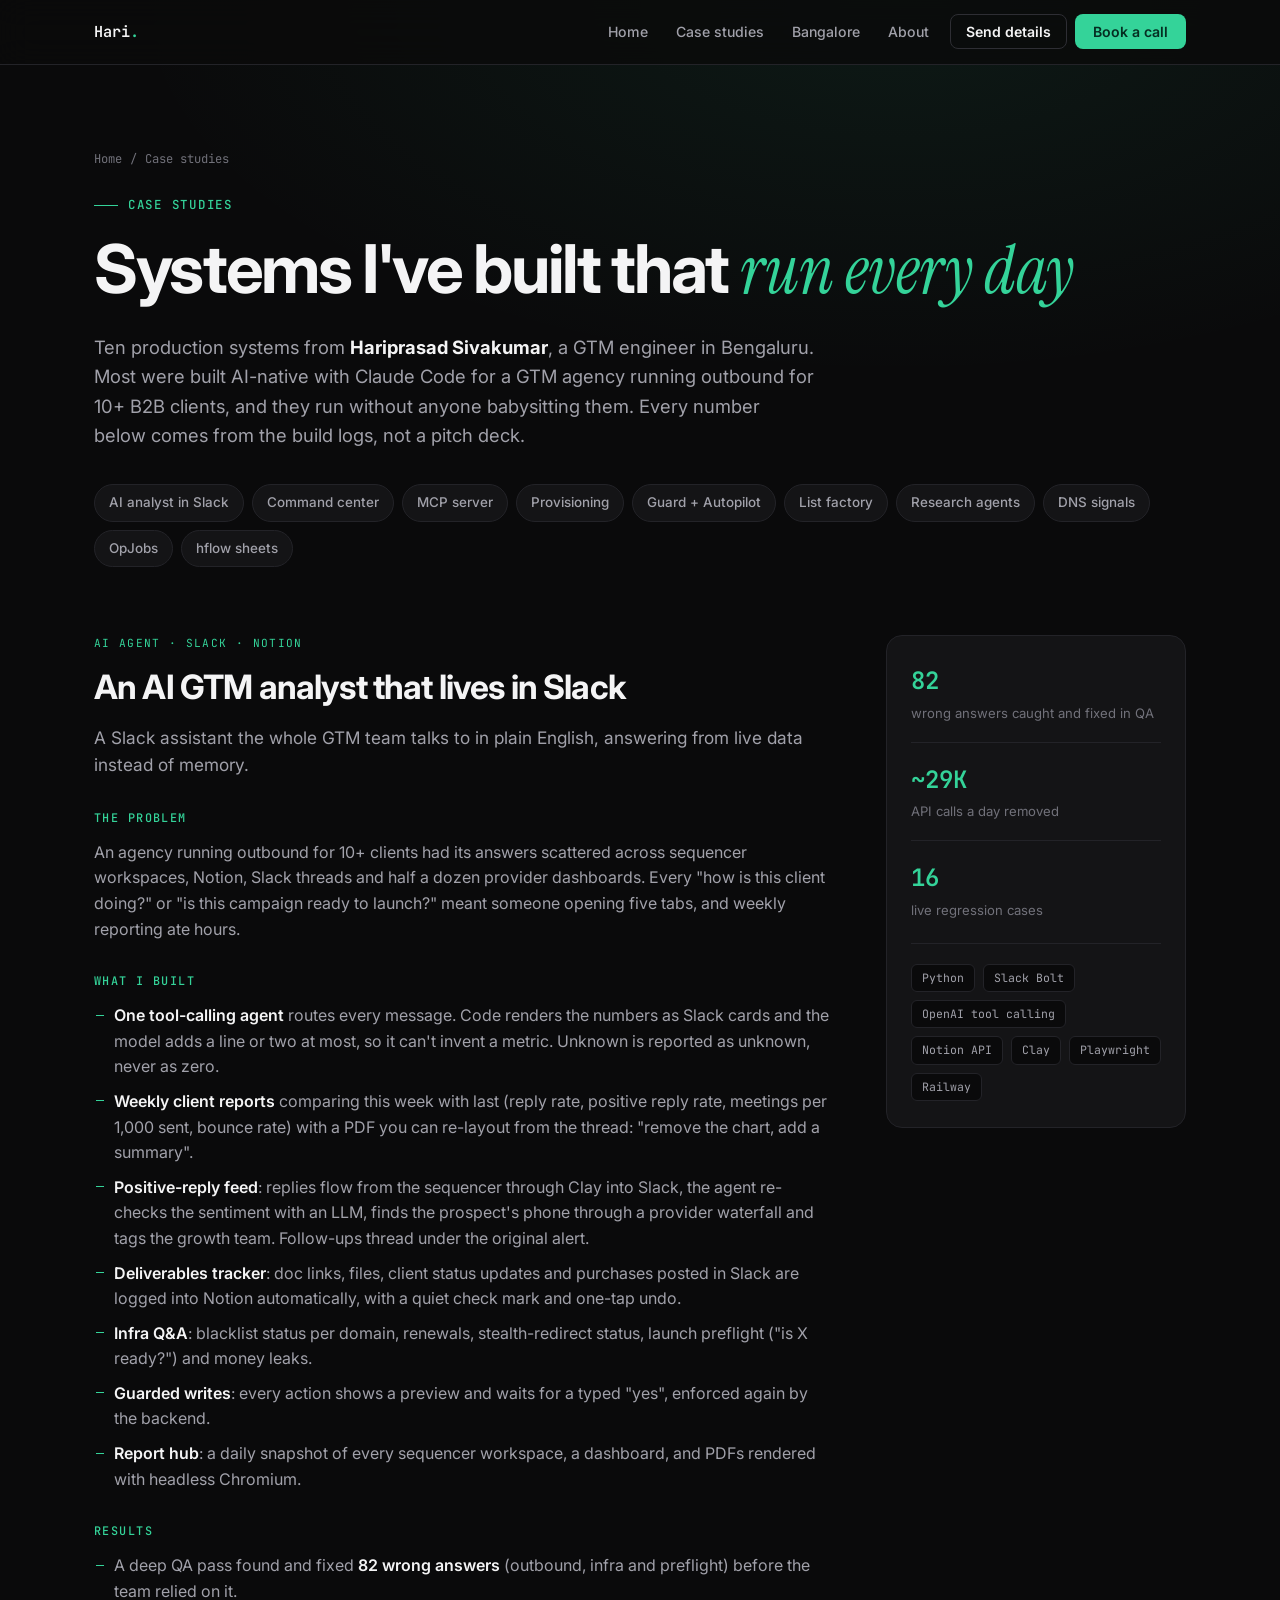
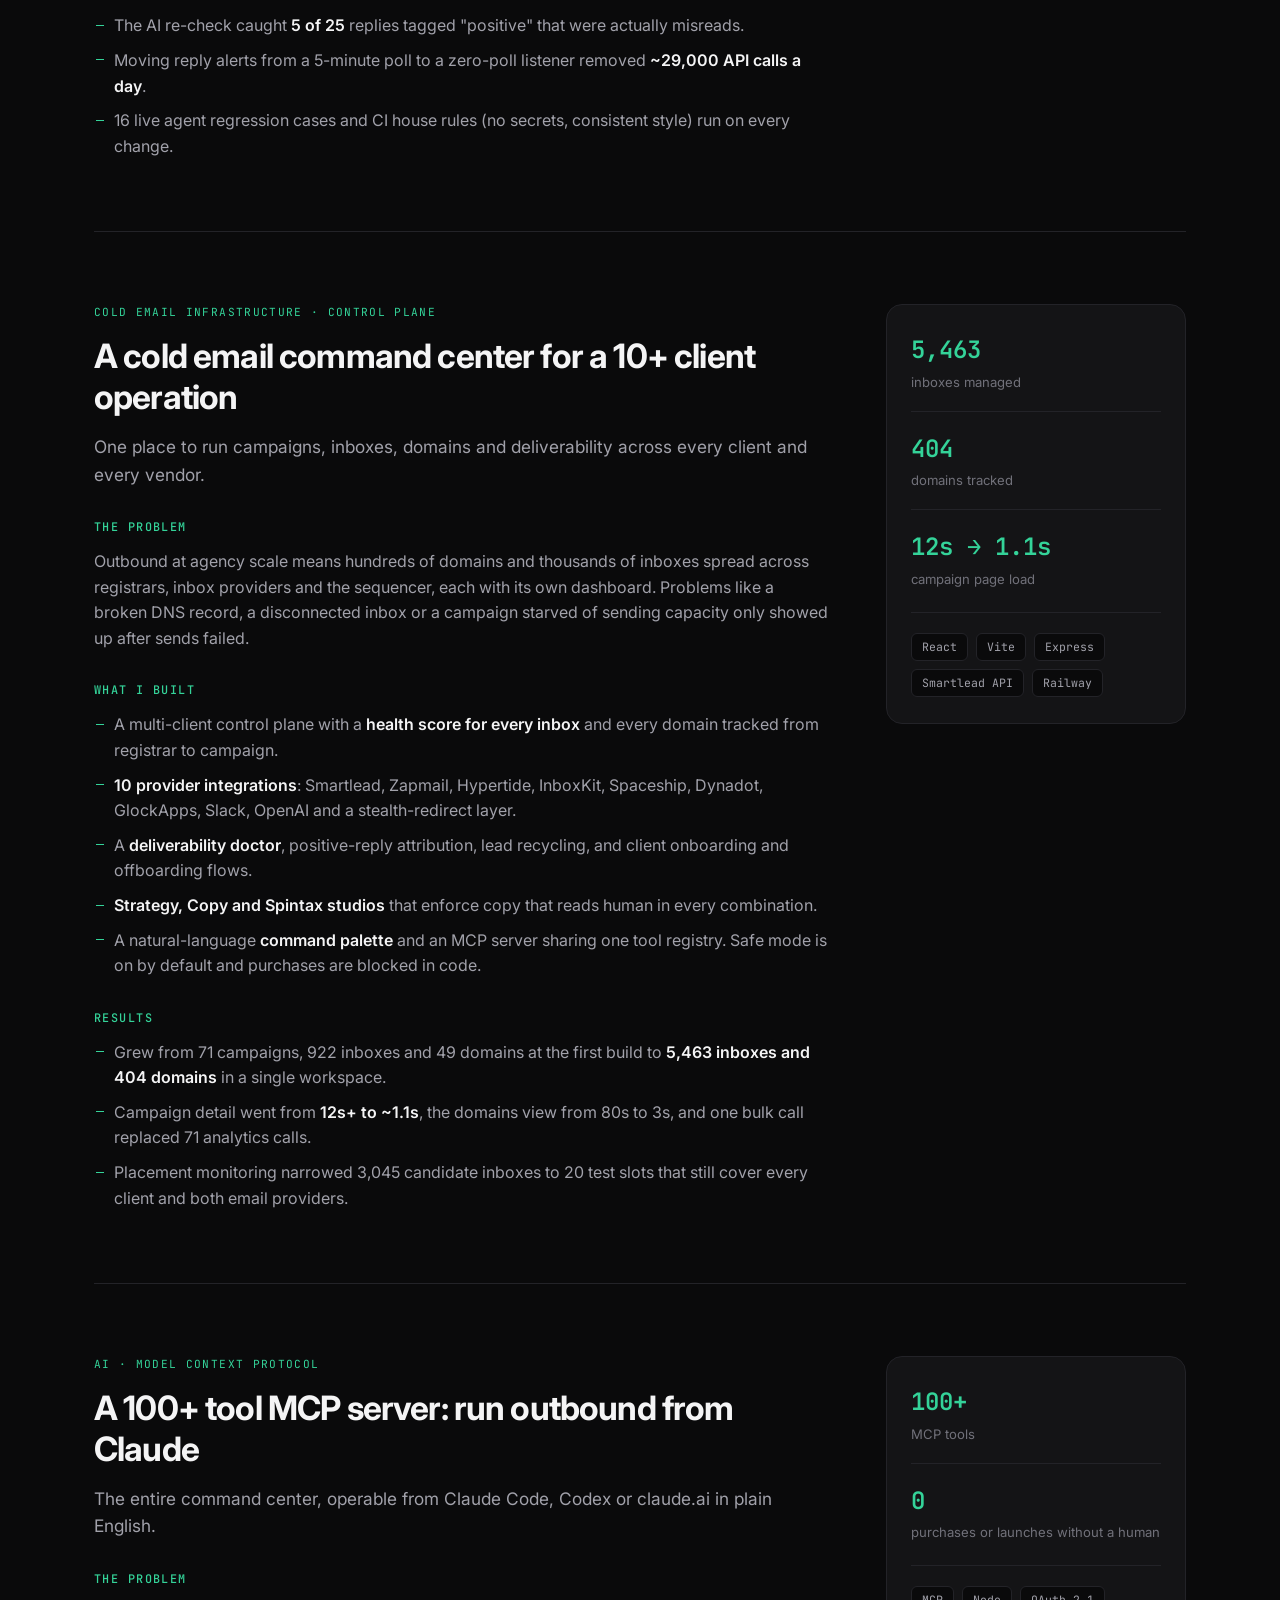
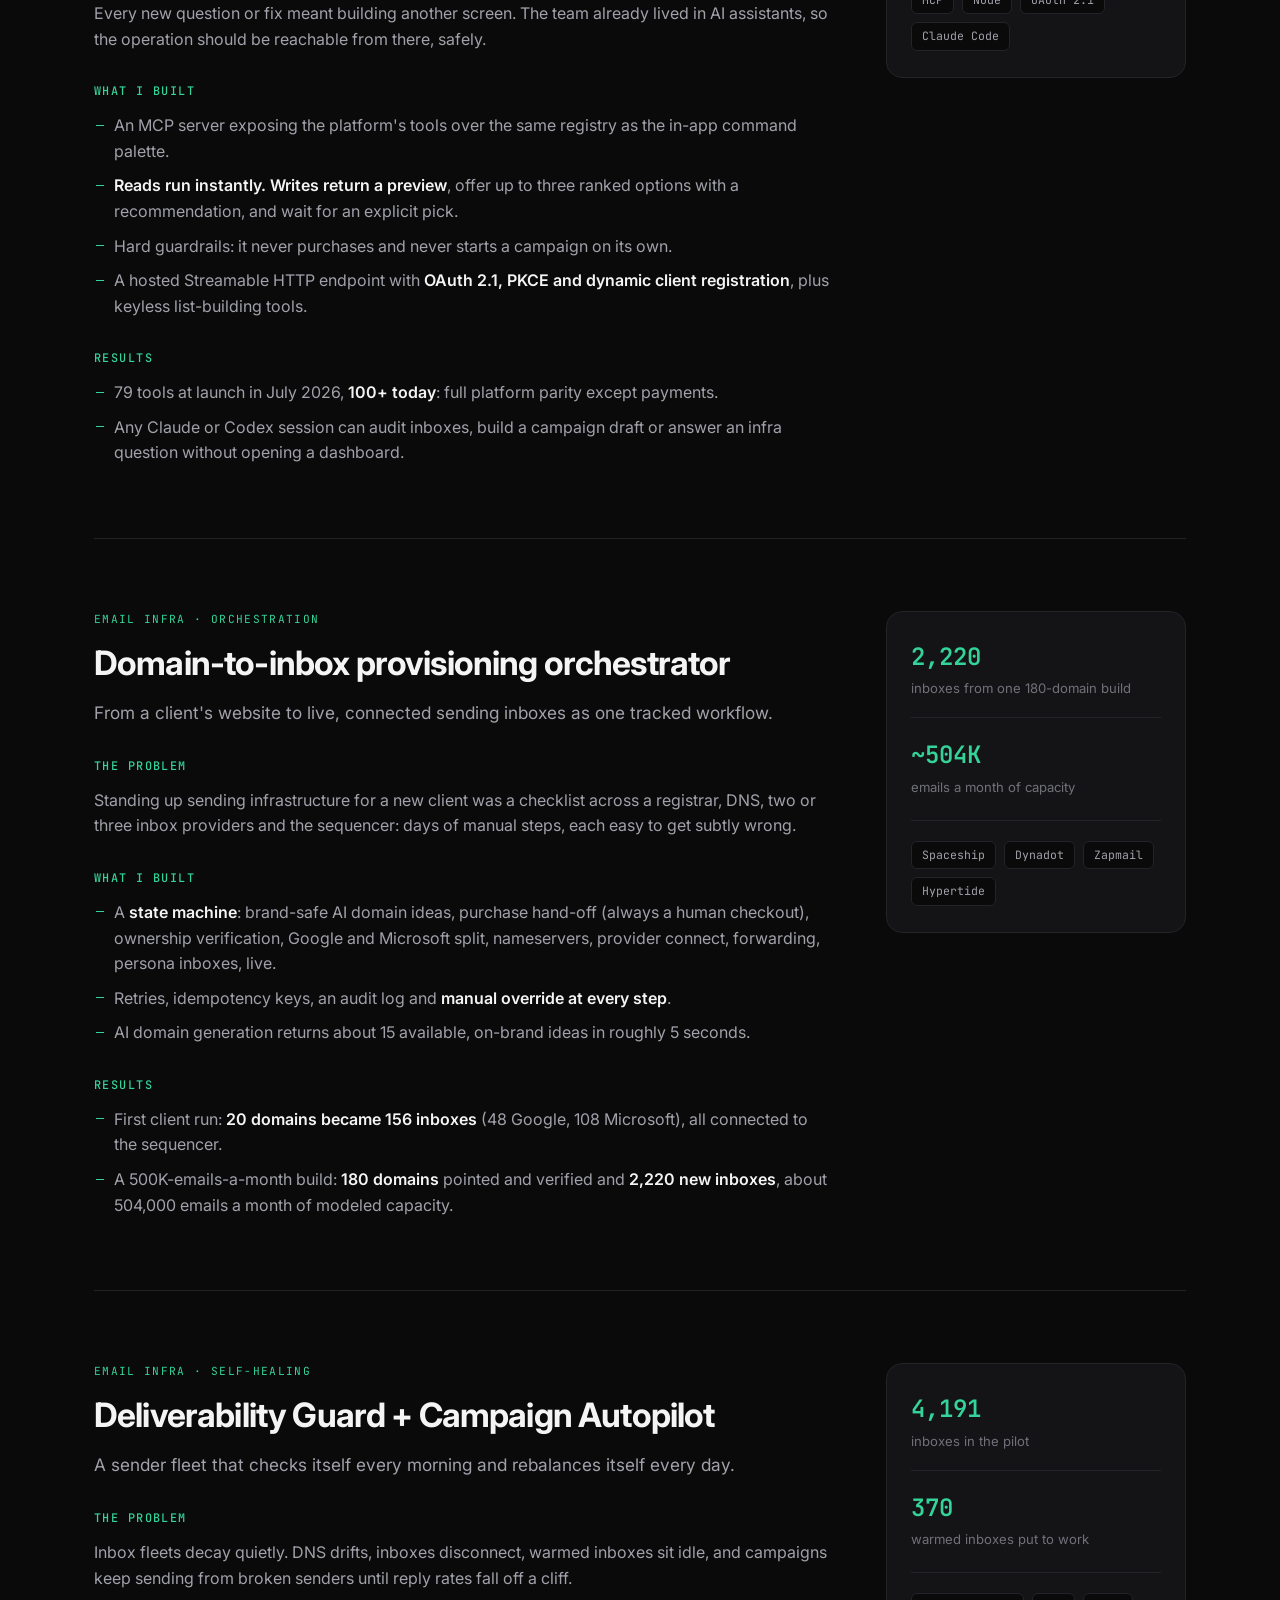
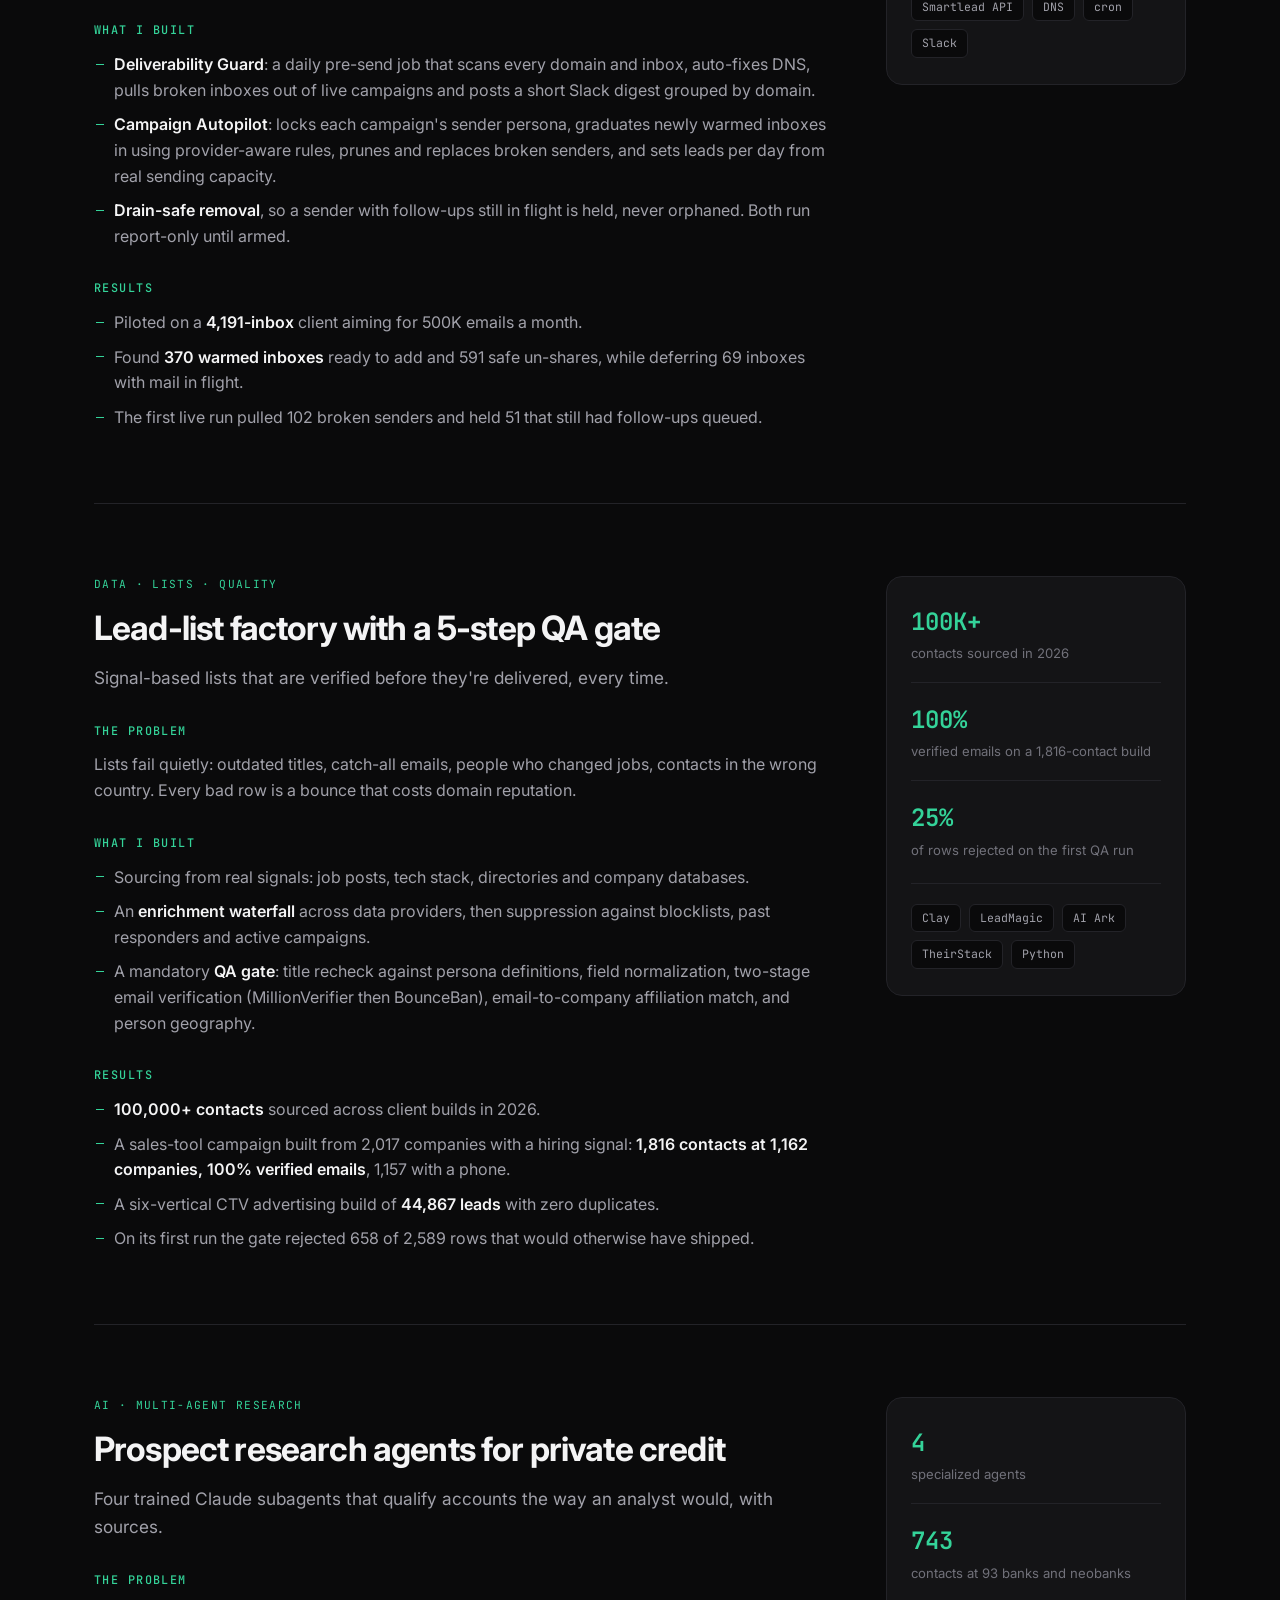
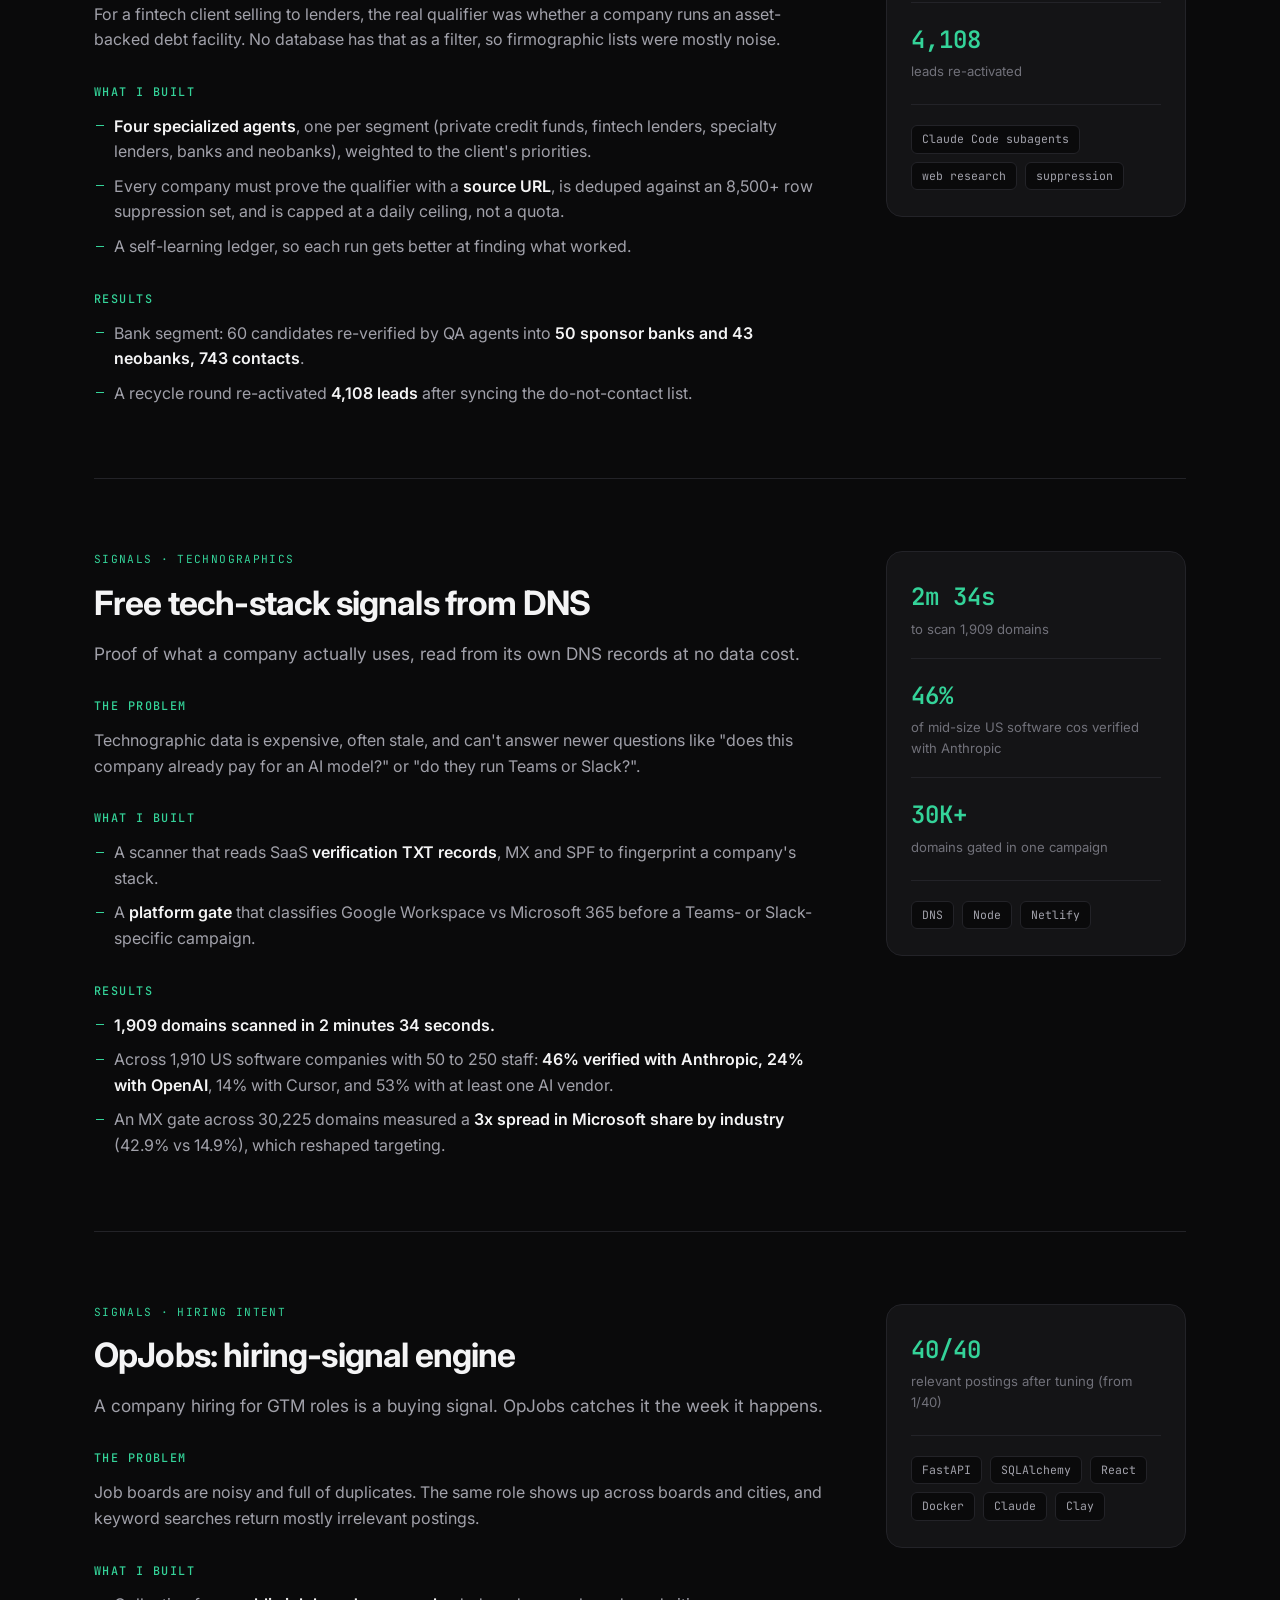
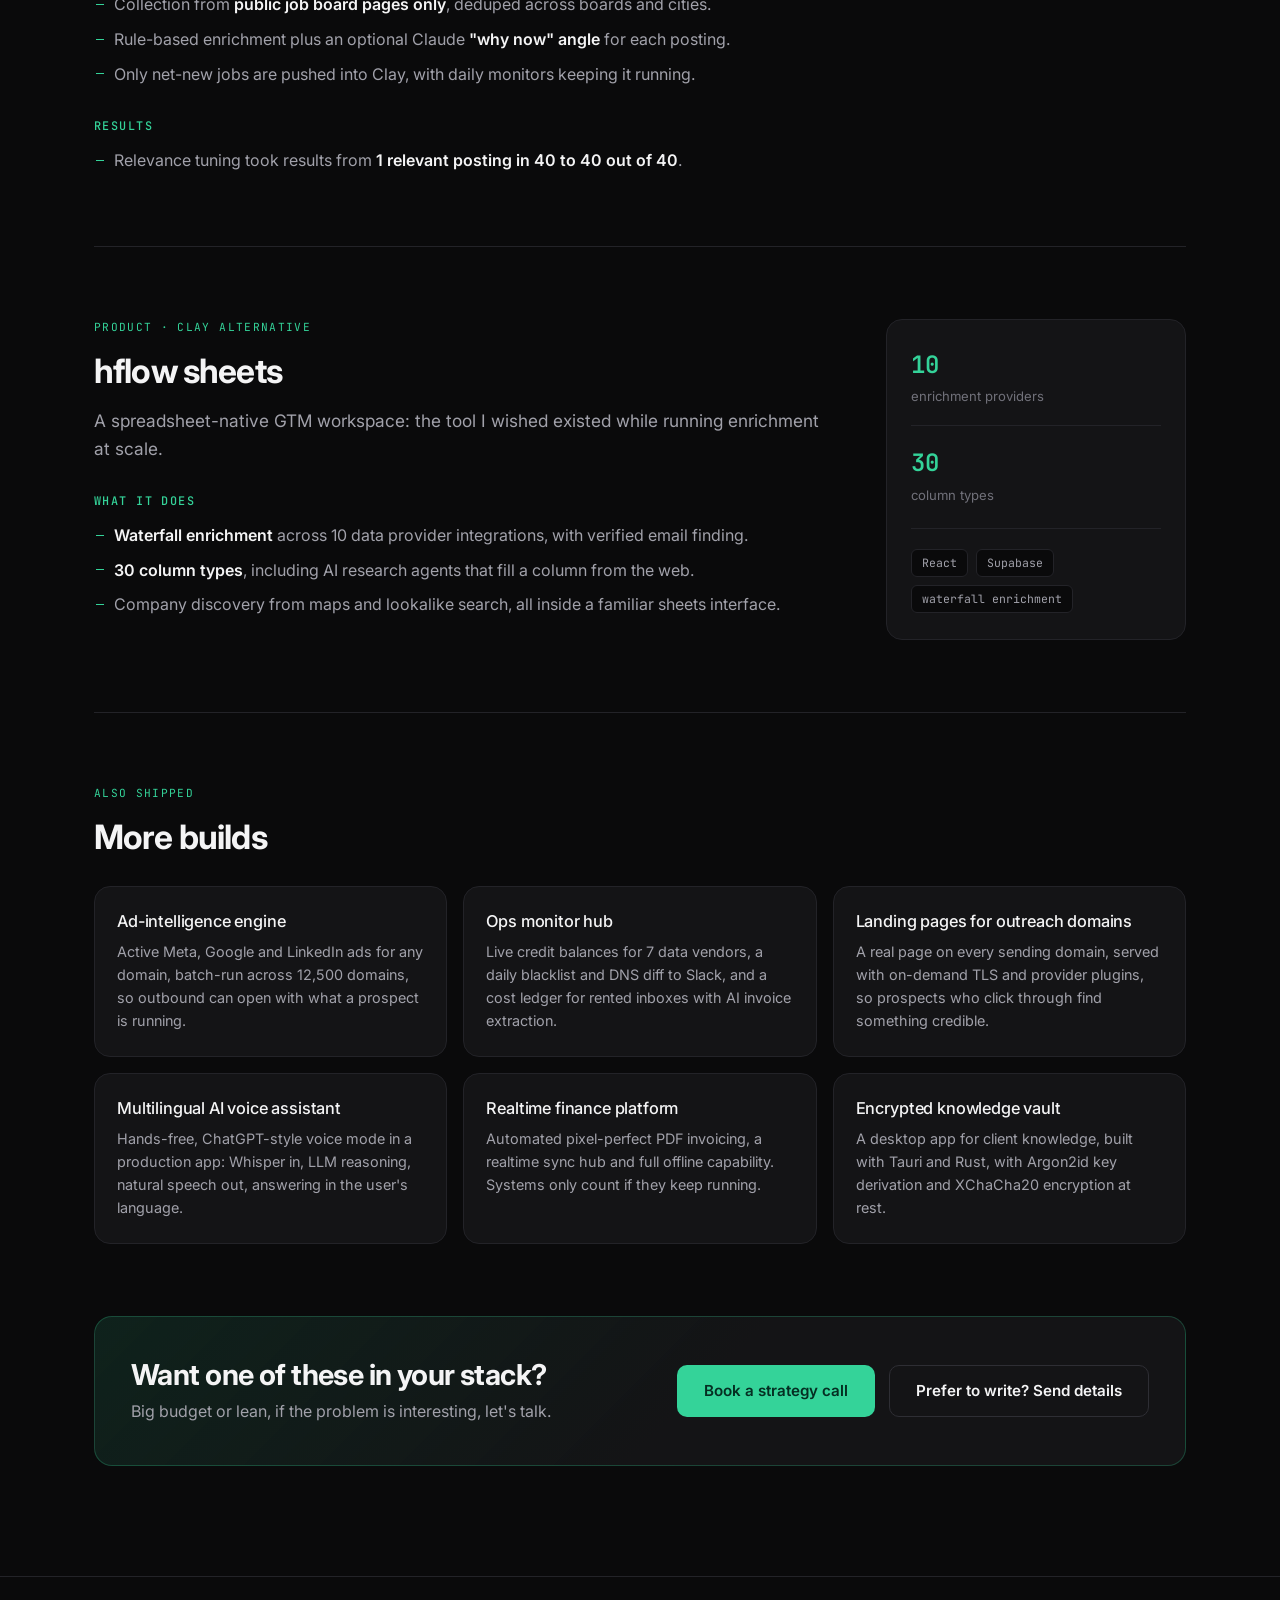
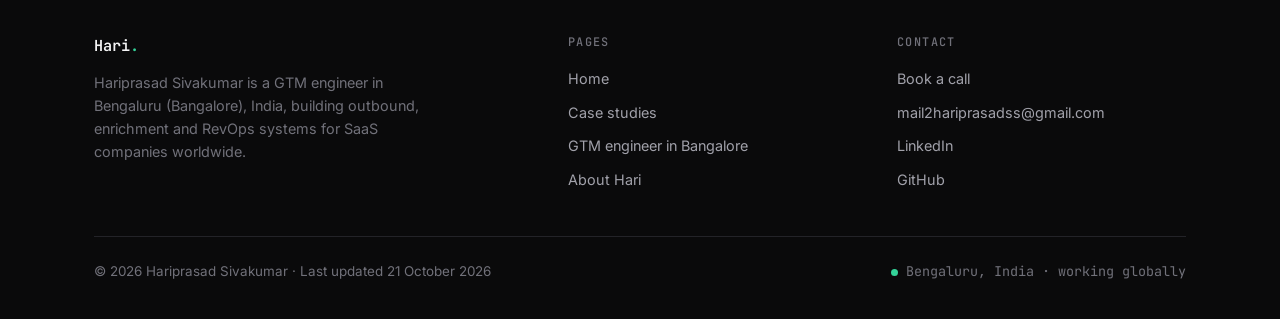
<file: work/index.html>
<!DOCTYPE html>
<html lang="en-IN">
<head>
    <meta charset="UTF-8">
    <meta name="viewport" content="width=device-width, initial-scale=1.0">
    <title>GTM Engineering Case Studies | Hariprasad Sivakumar, Bengaluru</title>
    <meta name="description" content="Case studies from GTM engineer Hariprasad Sivakumar (Bengaluru): an AI analyst in Slack, a cold email command center managing 5,000+ inboxes, a 100+ tool MCP server, inbox provisioning, list QA and DNS-based buying signals.">
    <meta name="author" content="Hariprasad Sivakumar">
    <link rel="canonical" href="https://www.hariprasadss.com/work/">
    <meta name="robots" content="index, follow, max-image-preview:large, max-snippet:-1">
    <meta name="theme-color" content="#0a0a0b">

    <meta property="og:type" content="article">
    <meta property="og:url" content="https://www.hariprasadss.com/work/">
    <meta property="og:site_name" content="Hariprasad Sivakumar">
    <meta property="og:locale" content="en_IN">
    <meta property="og:title" content="GTM Engineering Case Studies | Hariprasad Sivakumar">
    <meta property="og:description" content="Production GTM systems: an AI analyst in Slack, a cold email command center for 5,000+ inboxes, a 100+ tool MCP server, list QA and DNS buying signals.">
    <meta property="og:image" content="https://www.hariprasadss.com/assets/og/hari-gtm-engineer-bengaluru.png">
    <meta property="og:image:width" content="1200">
    <meta property="og:image:height" content="630">
    <meta name="twitter:card" content="summary_large_image">
    <meta name="twitter:title" content="GTM Engineering Case Studies | Hariprasad Sivakumar">
    <meta name="twitter:description" content="Production GTM systems built by a Bengaluru GTM engineer: AI agents, cold email infrastructure, list QA and buying signals.">
    <meta name="twitter:image" content="https://www.hariprasadss.com/assets/og/hari-gtm-engineer-bengaluru.png">

    <link rel="icon" href="data:image/svg+xml,%3Csvg xmlns='http://www.w3.org/2000/svg' viewBox='0 0 32 32'%3E%3Crect width='32' height='32' rx='7' fill='%230a0a0b'/%3E%3Cpath d='M9 7v18M23 7v18M9 16h14' stroke='%2334d399' stroke-width='3' stroke-linecap='round'/%3E%3C/svg%3E">

    <script type="application/ld+json">
    {
      "@context": "https://schema.org",
      "@graph": [
        {
          "@type": "CollectionPage",
          "@id": "https://www.hariprasadss.com/work/#webpage",
          "url": "https://www.hariprasadss.com/work/",
          "name": "GTM Engineering Case Studies",
          "description": "Production GTM systems designed and shipped by Hariprasad Sivakumar, a GTM engineer in Bengaluru, India.",
          "isPartOf": { "@id": "https://www.hariprasadss.com/#website" },
          "about": { "@id": "https://www.hariprasadss.com/#person" },
          "author": { "@id": "https://www.hariprasadss.com/#person" },
          "dateModified": "2026-10-21",
          "inLanguage": "en-IN",
          "breadcrumb": { "@id": "https://www.hariprasadss.com/work/#breadcrumb" },
          "mainEntity": {
            "@type": "ItemList",
            "itemListElement": [
              { "@type": "ListItem", "position": 1, "name": "An AI GTM analyst in Slack", "url": "https://www.hariprasadss.com/work/#slack-analyst" },
              { "@type": "ListItem", "position": 2, "name": "Cold email command center", "url": "https://www.hariprasadss.com/work/#command-center" },
              { "@type": "ListItem", "position": 3, "name": "100+ tool MCP server", "url": "https://www.hariprasadss.com/work/#mcp" },
              { "@type": "ListItem", "position": 4, "name": "Domain-to-inbox provisioning orchestrator", "url": "https://www.hariprasadss.com/work/#provisioning" },
              { "@type": "ListItem", "position": 5, "name": "Deliverability Guard and Campaign Autopilot", "url": "https://www.hariprasadss.com/work/#autopilot" },
              { "@type": "ListItem", "position": 6, "name": "Lead-list factory with a 5-step QA gate", "url": "https://www.hariprasadss.com/work/#list-factory" },
              { "@type": "ListItem", "position": 7, "name": "Prospect research agents for private credit", "url": "https://www.hariprasadss.com/work/#research-agents" },
              { "@type": "ListItem", "position": 8, "name": "Tech-stack signals from DNS", "url": "https://www.hariprasadss.com/work/#dns-signals" },
              { "@type": "ListItem", "position": 9, "name": "OpJobs hiring-signal engine", "url": "https://www.hariprasadss.com/work/#opjobs" },
              { "@type": "ListItem", "position": 10, "name": "hflow sheets", "url": "https://www.hariprasadss.com/work/#hflow-sheets" }
            ]
          }
        },
        {
          "@type": "BreadcrumbList",
          "@id": "https://www.hariprasadss.com/work/#breadcrumb",
          "itemListElement": [
            { "@type": "ListItem", "position": 1, "name": "Home", "item": "https://www.hariprasadss.com/" },
            { "@type": "ListItem", "position": 2, "name": "Case studies", "item": "https://www.hariprasadss.com/work/" }
          ]
        }
      ]
    }
    </script>

    <script>document.documentElement.classList.add('js');</script>
    <link rel="preconnect" href="https://fonts.googleapis.com">
    <link rel="preconnect" href="https://fonts.gstatic.com" crossorigin>
    <link href="https://fonts.googleapis.com/css2?family=Inter:wght@400;500;600;700;800&family=Instrument+Serif:ital@0;1&family=JetBrains+Mono:wght@400;500;600&display=swap" rel="stylesheet">
    <link rel="stylesheet" href="/assets/css/site.css?v=20261021">
</head>
<body>
    <a class="skip-link" href="#main">Skip to content</a>

    <nav class="site-nav" aria-label="Main">
        <div class="nav-inner">
            <a href="/" class="nav-logo" aria-label="Hariprasad Sivakumar, home">Hari<span class="dot">.</span></a>
            <ul class="nav-links">
                <li><a href="/">Home</a></li>
                <li><a href="/work/" aria-current="page">Case studies</a></li>
                <li><a href="/gtm-engineer-bangalore/">Bangalore</a></li>
                <li><a href="/about/">About</a></li>
                <li class="nav-cta-li"><a href="/#brief" class="nav-write">Send details</a></li>
                <li class="nav-cta-li"><a href="https://calendly.com/harigtm/30min" target="_blank" rel="noopener" class="nav-cta">Book a call</a></li>
            </ul>
        </div>
    </nav>

    <main id="main">
        <header class="page-head">
            <div class="container">
                <nav class="crumbs" aria-label="Breadcrumb"><a href="/">Home</a><span>/</span>Case studies</nav>
                <div class="kicker">Case studies</div>
                <h1 class="display">Systems I've built that <em>run every day</em></h1>
                <p class="lede">Ten production systems from <strong>Hariprasad Sivakumar</strong>, a GTM engineer in Bengaluru. Most were built AI-native with Claude Code for a GTM agency running outbound for 10+ B2B clients, and they run without anyone babysitting them. Every number below comes from the build logs, not a pitch deck.</p>
                <div class="toc" aria-label="Jump to a case study">
                    <a href="#slack-analyst">AI analyst in Slack</a>
                    <a href="#command-center">Command center</a>
                    <a href="#mcp">MCP server</a>
                    <a href="#provisioning">Provisioning</a>
                    <a href="#autopilot">Guard + Autopilot</a>
                    <a href="#list-factory">List factory</a>
                    <a href="#research-agents">Research agents</a>
                    <a href="#dns-signals">DNS signals</a>
                    <a href="#opjobs">OpJobs</a>
                    <a href="#hflow-sheets">hflow sheets</a>
                </div>
            </div>
        </header>

        <div class="container">

            <article class="case" id="slack-analyst">
                <div class="case-grid">
                    <div>
                        <span class="system-kicker">AI agent · Slack · Notion</span>
                        <h2>An AI GTM analyst that lives in Slack</h2>
                        <p class="lead">A Slack assistant the whole GTM team talks to in plain English, answering from live data instead of memory.</p>
                        <h3>The problem</h3>
                        <p>An agency running outbound for 10+ clients had its answers scattered across sequencer workspaces, Notion, Slack threads and half a dozen provider dashboards. Every "how is this client doing?" or "is this campaign ready to launch?" meant someone opening five tabs, and weekly reporting ate hours.</p>
                        <h3>What I built</h3>
                        <ul>
                            <li><strong>One tool-calling agent</strong> routes every message. Code renders the numbers as Slack cards and the model adds a line or two at most, so it can't invent a metric. Unknown is reported as unknown, never as zero.</li>
                            <li><strong>Weekly client reports</strong> comparing this week with last (reply rate, positive reply rate, meetings per 1,000 sent, bounce rate) with a PDF you can re-layout from the thread: "remove the chart, add a summary".</li>
                            <li><strong>Positive-reply feed</strong>: replies flow from the sequencer through Clay into Slack, the agent re-checks the sentiment with an LLM, finds the prospect's phone through a provider waterfall and tags the growth team. Follow-ups thread under the original alert.</li>
                            <li><strong>Deliverables tracker</strong>: doc links, files, client status updates and purchases posted in Slack are logged into Notion automatically, with a quiet check mark and one-tap undo.</li>
                            <li><strong>Infra Q&amp;A</strong>: blacklist status per domain, renewals, stealth-redirect status, launch preflight ("is X ready?") and money leaks.</li>
                            <li><strong>Guarded writes</strong>: every action shows a preview and waits for a typed "yes", enforced again by the backend.</li>
                            <li><strong>Report hub</strong>: a daily snapshot of every sequencer workspace, a dashboard, and PDFs rendered with headless Chromium.</li>
                        </ul>
                        <h3>Results</h3>
                        <ul>
                            <li>A deep QA pass found and fixed <strong>82 wrong answers</strong> (outbound, infra and preflight) before the team relied on it.</li>
                            <li>The AI re-check caught <strong>5 of 25</strong> replies tagged "positive" that were actually misreads.</li>
                            <li>Moving reply alerts from a 5-minute poll to a zero-poll listener removed <strong>~29,000 API calls a day</strong>.</li>
                            <li>16 live agent regression cases and CI house rules (no secrets, consistent style) run on every change.</li>
                        </ul>
                    </div>
                    <aside class="case-side" aria-label="AI analyst at a glance">
                        <div class="metric"><div class="m-num">82</div><div class="m-label">wrong answers caught and fixed in QA</div></div>
                        <div class="metric"><div class="m-num">~29K</div><div class="m-label">API calls a day removed</div></div>
                        <div class="metric"><div class="m-num">16</div><div class="m-label">live regression cases</div></div>
                        <div class="tags"><span class="tag">Python</span><span class="tag">Slack Bolt</span><span class="tag">OpenAI tool calling</span><span class="tag">Notion API</span><span class="tag">Clay</span><span class="tag">Playwright</span><span class="tag">Railway</span></div>
                    </aside>
                </div>
            </article>

            <article class="case" id="command-center">
                <div class="case-grid">
                    <div>
                        <span class="system-kicker">Cold email infrastructure · Control plane</span>
                        <h2>A cold email command center for a 10+ client operation</h2>
                        <p class="lead">One place to run campaigns, inboxes, domains and deliverability across every client and every vendor.</p>
                        <h3>The problem</h3>
                        <p>Outbound at agency scale means hundreds of domains and thousands of inboxes spread across registrars, inbox providers and the sequencer, each with its own dashboard. Problems like a broken DNS record, a disconnected inbox or a campaign starved of sending capacity only showed up after sends failed.</p>
                        <h3>What I built</h3>
                        <ul>
                            <li>A multi-client control plane with a <strong>health score for every inbox</strong> and every domain tracked from registrar to campaign.</li>
                            <li><strong>10 provider integrations</strong>: Smartlead, Zapmail, Hypertide, InboxKit, Spaceship, Dynadot, GlockApps, Slack, OpenAI and a stealth-redirect layer.</li>
                            <li>A <strong>deliverability doctor</strong>, positive-reply attribution, lead recycling, and client onboarding and offboarding flows.</li>
                            <li><strong>Strategy, Copy and Spintax studios</strong> that enforce copy that reads human in every combination.</li>
                            <li>A natural-language <strong>command palette</strong> and an MCP server sharing one tool registry. Safe mode is on by default and purchases are blocked in code.</li>
                        </ul>
                        <h3>Results</h3>
                        <ul>
                            <li>Grew from 71 campaigns, 922 inboxes and 49 domains at the first build to <strong>5,463 inboxes and 404 domains</strong> in a single workspace.</li>
                            <li>Campaign detail went from <strong>12s+ to ~1.1s</strong>, the domains view from 80s to 3s, and one bulk call replaced 71 analytics calls.</li>
                            <li>Placement monitoring narrowed 3,045 candidate inboxes to 20 test slots that still cover every client and both email providers.</li>
                        </ul>
                    </div>
                    <aside class="case-side" aria-label="Command center at a glance">
                        <div class="metric"><div class="m-num">5,463</div><div class="m-label">inboxes managed</div></div>
                        <div class="metric"><div class="m-num">404</div><div class="m-label">domains tracked</div></div>
                        <div class="metric"><div class="m-num">12s → 1.1s</div><div class="m-label">campaign page load</div></div>
                        <div class="tags"><span class="tag">React</span><span class="tag">Vite</span><span class="tag">Express</span><span class="tag">Smartlead API</span><span class="tag">Railway</span></div>
                    </aside>
                </div>
            </article>

            <article class="case" id="mcp">
                <div class="case-grid">
                    <div>
                        <span class="system-kicker">AI · Model Context Protocol</span>
                        <h2>A 100+ tool MCP server: run outbound from Claude</h2>
                        <p class="lead">The entire command center, operable from Claude Code, Codex or claude.ai in plain English.</p>
                        <h3>The problem</h3>
                        <p>Every new question or fix meant building another screen. The team already lived in AI assistants, so the operation should be reachable from there, safely.</p>
                        <h3>What I built</h3>
                        <ul>
                            <li>An MCP server exposing the platform's tools over the same registry as the in-app command palette.</li>
                            <li><strong>Reads run instantly. Writes return a preview</strong>, offer up to three ranked options with a recommendation, and wait for an explicit pick.</li>
                            <li>Hard guardrails: it never purchases and never starts a campaign on its own.</li>
                            <li>A hosted Streamable HTTP endpoint with <strong>OAuth 2.1, PKCE and dynamic client registration</strong>, plus keyless list-building tools.</li>
                        </ul>
                        <h3>Results</h3>
                        <ul>
                            <li>79 tools at launch in July 2026, <strong>100+ today</strong>: full platform parity except payments.</li>
                            <li>Any Claude or Codex session can audit inboxes, build a campaign draft or answer an infra question without opening a dashboard.</li>
                        </ul>
                    </div>
                    <aside class="case-side" aria-label="MCP server at a glance">
                        <div class="metric"><div class="m-num">100+</div><div class="m-label">MCP tools</div></div>
                        <div class="metric"><div class="m-num">0</div><div class="m-label">purchases or launches without a human</div></div>
                        <div class="tags"><span class="tag">MCP</span><span class="tag">Node</span><span class="tag">OAuth 2.1</span><span class="tag">Claude Code</span></div>
                    </aside>
                </div>
            </article>

            <article class="case" id="provisioning">
                <div class="case-grid">
                    <div>
                        <span class="system-kicker">Email infra · Orchestration</span>
                        <h2>Domain-to-inbox provisioning orchestrator</h2>
                        <p class="lead">From a client's website to live, connected sending inboxes as one tracked workflow.</p>
                        <h3>The problem</h3>
                        <p>Standing up sending infrastructure for a new client was a checklist across a registrar, DNS, two or three inbox providers and the sequencer: days of manual steps, each easy to get subtly wrong.</p>
                        <h3>What I built</h3>
                        <ul>
                            <li>A <strong>state machine</strong>: brand-safe AI domain ideas, purchase hand-off (always a human checkout), ownership verification, Google and Microsoft split, nameservers, provider connect, forwarding, persona inboxes, live.</li>
                            <li>Retries, idempotency keys, an audit log and <strong>manual override at every step</strong>.</li>
                            <li>AI domain generation returns about 15 available, on-brand ideas in roughly 5 seconds.</li>
                        </ul>
                        <h3>Results</h3>
                        <ul>
                            <li>First client run: <strong>20 domains became 156 inboxes</strong> (48 Google, 108 Microsoft), all connected to the sequencer.</li>
                            <li>A 500K-emails-a-month build: <strong>180 domains</strong> pointed and verified and <strong>2,220 new inboxes</strong>, about 504,000 emails a month of modeled capacity.</li>
                        </ul>
                    </div>
                    <aside class="case-side" aria-label="Provisioning at a glance">
                        <div class="metric"><div class="m-num">2,220</div><div class="m-label">inboxes from one 180-domain build</div></div>
                        <div class="metric"><div class="m-num">~504K</div><div class="m-label">emails a month of capacity</div></div>
                        <div class="tags"><span class="tag">Spaceship</span><span class="tag">Dynadot</span><span class="tag">Zapmail</span><span class="tag">Hypertide</span></div>
                    </aside>
                </div>
            </article>

            <article class="case" id="autopilot">
                <div class="case-grid">
                    <div>
                        <span class="system-kicker">Email infra · Self-healing</span>
                        <h2>Deliverability Guard + Campaign Autopilot</h2>
                        <p class="lead">A sender fleet that checks itself every morning and rebalances itself every day.</p>
                        <h3>The problem</h3>
                        <p>Inbox fleets decay quietly. DNS drifts, inboxes disconnect, warmed inboxes sit idle, and campaigns keep sending from broken senders until reply rates fall off a cliff.</p>
                        <h3>What I built</h3>
                        <ul>
                            <li><strong>Deliverability Guard</strong>: a daily pre-send job that scans every domain and inbox, auto-fixes DNS, pulls broken inboxes out of live campaigns and posts a short Slack digest grouped by domain.</li>
                            <li><strong>Campaign Autopilot</strong>: locks each campaign's sender persona, graduates newly warmed inboxes in using provider-aware rules, prunes and replaces broken senders, and sets leads per day from real sending capacity.</li>
                            <li><strong>Drain-safe removal</strong>, so a sender with follow-ups still in flight is held, never orphaned. Both run report-only until armed.</li>
                        </ul>
                        <h3>Results</h3>
                        <ul>
                            <li>Piloted on a <strong>4,191-inbox</strong> client aiming for 500K emails a month.</li>
                            <li>Found <strong>370 warmed inboxes</strong> ready to add and 591 safe un-shares, while deferring 69 inboxes with mail in flight.</li>
                            <li>The first live run pulled 102 broken senders and held 51 that still had follow-ups queued.</li>
                        </ul>
                    </div>
                    <aside class="case-side" aria-label="Guard and Autopilot at a glance">
                        <div class="metric"><div class="m-num">4,191</div><div class="m-label">inboxes in the pilot</div></div>
                        <div class="metric"><div class="m-num">370</div><div class="m-label">warmed inboxes put to work</div></div>
                        <div class="tags"><span class="tag">Smartlead API</span><span class="tag">DNS</span><span class="tag">cron</span><span class="tag">Slack</span></div>
                    </aside>
                </div>
            </article>

            <article class="case" id="list-factory">
                <div class="case-grid">
                    <div>
                        <span class="system-kicker">Data · Lists · Quality</span>
                        <h2>Lead-list factory with a 5-step QA gate</h2>
                        <p class="lead">Signal-based lists that are verified before they're delivered, every time.</p>
                        <h3>The problem</h3>
                        <p>Lists fail quietly: outdated titles, catch-all emails, people who changed jobs, contacts in the wrong country. Every bad row is a bounce that costs domain reputation.</p>
                        <h3>What I built</h3>
                        <ul>
                            <li>Sourcing from real signals: job posts, tech stack, directories and company databases.</li>
                            <li>An <strong>enrichment waterfall</strong> across data providers, then suppression against blocklists, past responders and active campaigns.</li>
                            <li>A mandatory <strong>QA gate</strong>: title recheck against persona definitions, field normalization, two-stage email verification (MillionVerifier then BounceBan), email-to-company affiliation match, and person geography.</li>
                        </ul>
                        <h3>Results</h3>
                        <ul>
                            <li><strong>100,000+ contacts</strong> sourced across client builds in 2026.</li>
                            <li>A sales-tool campaign built from 2,017 companies with a hiring signal: <strong>1,816 contacts at 1,162 companies, 100% verified emails</strong>, 1,157 with a phone.</li>
                            <li>A six-vertical CTV advertising build of <strong>44,867 leads</strong> with zero duplicates.</li>
                            <li>On its first run the gate rejected 658 of 2,589 rows that would otherwise have shipped.</li>
                        </ul>
                    </div>
                    <aside class="case-side" aria-label="List factory at a glance">
                        <div class="metric"><div class="m-num">100K+</div><div class="m-label">contacts sourced in 2026</div></div>
                        <div class="metric"><div class="m-num">100%</div><div class="m-label">verified emails on a 1,816-contact build</div></div>
                        <div class="metric"><div class="m-num">25%</div><div class="m-label">of rows rejected on the first QA run</div></div>
                        <div class="tags"><span class="tag">Clay</span><span class="tag">LeadMagic</span><span class="tag">AI Ark</span><span class="tag">TheirStack</span><span class="tag">Python</span></div>
                    </aside>
                </div>
            </article>

            <article class="case" id="research-agents">
                <div class="case-grid">
                    <div>
                        <span class="system-kicker">AI · Multi-agent research</span>
                        <h2>Prospect research agents for private credit</h2>
                        <p class="lead">Four trained Claude subagents that qualify accounts the way an analyst would, with sources.</p>
                        <h3>The problem</h3>
                        <p>For a fintech client selling to lenders, the real qualifier was whether a company runs an asset-backed debt facility. No database has that as a filter, so firmographic lists were mostly noise.</p>
                        <h3>What I built</h3>
                        <ul>
                            <li><strong>Four specialized agents</strong>, one per segment (private credit funds, fintech lenders, specialty lenders, banks and neobanks), weighted to the client's priorities.</li>
                            <li>Every company must prove the qualifier with a <strong>source URL</strong>, is deduped against an 8,500+ row suppression set, and is capped at a daily ceiling, not a quota.</li>
                            <li>A self-learning ledger, so each run gets better at finding what worked.</li>
                        </ul>
                        <h3>Results</h3>
                        <ul>
                            <li>Bank segment: 60 candidates re-verified by QA agents into <strong>50 sponsor banks and 43 neobanks, 743 contacts</strong>.</li>
                            <li>A recycle round re-activated <strong>4,108 leads</strong> after syncing the do-not-contact list.</li>
                        </ul>
                    </div>
                    <aside class="case-side" aria-label="Research agents at a glance">
                        <div class="metric"><div class="m-num">4</div><div class="m-label">specialized agents</div></div>
                        <div class="metric"><div class="m-num">743</div><div class="m-label">contacts at 93 banks and neobanks</div></div>
                        <div class="metric"><div class="m-num">4,108</div><div class="m-label">leads re-activated</div></div>
                        <div class="tags"><span class="tag">Claude Code subagents</span><span class="tag">web research</span><span class="tag">suppression</span></div>
                    </aside>
                </div>
            </article>

            <article class="case" id="dns-signals">
                <div class="case-grid">
                    <div>
                        <span class="system-kicker">Signals · Technographics</span>
                        <h2>Free tech-stack signals from DNS</h2>
                        <p class="lead">Proof of what a company actually uses, read from its own DNS records at no data cost.</p>
                        <h3>The problem</h3>
                        <p>Technographic data is expensive, often stale, and can't answer newer questions like "does this company already pay for an AI model?" or "do they run Teams or Slack?".</p>
                        <h3>What I built</h3>
                        <ul>
                            <li>A scanner that reads SaaS <strong>verification TXT records</strong>, MX and SPF to fingerprint a company's stack.</li>
                            <li>A <strong>platform gate</strong> that classifies Google Workspace vs Microsoft 365 before a Teams- or Slack-specific campaign.</li>
                        </ul>
                        <h3>Results</h3>
                        <ul>
                            <li><strong>1,909 domains scanned in 2 minutes 34 seconds.</strong></li>
                            <li>Across 1,910 US software companies with 50 to 250 staff: <strong>46% verified with Anthropic, 24% with OpenAI</strong>, 14% with Cursor, and 53% with at least one AI vendor.</li>
                            <li>An MX gate across 30,225 domains measured a <strong>3x spread in Microsoft share by industry</strong> (42.9% vs 14.9%), which reshaped targeting.</li>
                        </ul>
                    </div>
                    <aside class="case-side" aria-label="DNS signals at a glance">
                        <div class="metric"><div class="m-num">2m 34s</div><div class="m-label">to scan 1,909 domains</div></div>
                        <div class="metric"><div class="m-num">46%</div><div class="m-label">of mid-size US software cos verified with Anthropic</div></div>
                        <div class="metric"><div class="m-num">30K+</div><div class="m-label">domains gated in one campaign</div></div>
                        <div class="tags"><span class="tag">DNS</span><span class="tag">Node</span><span class="tag">Netlify</span></div>
                    </aside>
                </div>
            </article>

            <article class="case" id="opjobs">
                <div class="case-grid">
                    <div>
                        <span class="system-kicker">Signals · Hiring intent</span>
                        <h2>OpJobs: hiring-signal engine</h2>
                        <p class="lead">A company hiring for GTM roles is a buying signal. OpJobs catches it the week it happens.</p>
                        <h3>The problem</h3>
                        <p>Job boards are noisy and full of duplicates. The same role shows up across boards and cities, and keyword searches return mostly irrelevant postings.</p>
                        <h3>What I built</h3>
                        <ul>
                            <li>Collection from <strong>public job board pages only</strong>, deduped across boards and cities.</li>
                            <li>Rule-based enrichment plus an optional Claude <strong>"why now" angle</strong> for each posting.</li>
                            <li>Only net-new jobs are pushed into Clay, with daily monitors keeping it running.</li>
                        </ul>
                        <h3>Results</h3>
                        <ul>
                            <li>Relevance tuning took results from <strong>1 relevant posting in 40 to 40 out of 40</strong>.</li>
                        </ul>
                    </div>
                    <aside class="case-side" aria-label="OpJobs at a glance">
                        <div class="metric"><div class="m-num">40/40</div><div class="m-label">relevant postings after tuning (from 1/40)</div></div>
                        <div class="tags"><span class="tag">FastAPI</span><span class="tag">SQLAlchemy</span><span class="tag">React</span><span class="tag">Docker</span><span class="tag">Claude</span><span class="tag">Clay</span></div>
                    </aside>
                </div>
            </article>

            <article class="case" id="hflow-sheets">
                <div class="case-grid">
                    <div>
                        <span class="system-kicker">Product · Clay alternative</span>
                        <h2>hflow sheets</h2>
                        <p class="lead">A spreadsheet-native GTM workspace: the tool I wished existed while running enrichment at scale.</p>
                        <h3>What it does</h3>
                        <ul>
                            <li><strong>Waterfall enrichment</strong> across 10 data provider integrations, with verified email finding.</li>
                            <li><strong>30 column types</strong>, including AI research agents that fill a column from the web.</li>
                            <li>Company discovery from maps and lookalike search, all inside a familiar sheets interface.</li>
                        </ul>
                    </div>
                    <aside class="case-side" aria-label="hflow sheets at a glance">
                        <div class="metric"><div class="m-num">10</div><div class="m-label">enrichment providers</div></div>
                        <div class="metric"><div class="m-num">30</div><div class="m-label">column types</div></div>
                        <div class="tags"><span class="tag">React</span><span class="tag">Supabase</span><span class="tag">waterfall enrichment</span></div>
                    </aside>
                </div>
            </article>

            <section class="case" aria-labelledby="more-builds" style="padding-bottom: 0;">
                <span class="system-kicker">Also shipped</span>
                <h2 id="more-builds">More builds</h2>
                <div class="more-builds">
                    <div class="card"><h3>Ad-intelligence engine</h3><p>Active Meta, Google and LinkedIn ads for any domain, batch-run across 12,500 domains, so outbound can open with what a prospect is running.</p></div>
                    <div class="card"><h3>Ops monitor hub</h3><p>Live credit balances for 7 data vendors, a daily blacklist and DNS diff to Slack, and a cost ledger for rented inboxes with AI invoice extraction.</p></div>
                    <div class="card"><h3>Landing pages for outreach domains</h3><p>A real page on every sending domain, served with on-demand TLS and provider plugins, so prospects who click through find something credible.</p></div>
                    <div class="card"><h3>Multilingual AI voice assistant</h3><p>Hands-free, ChatGPT-style voice mode in a production app: Whisper in, LLM reasoning, natural speech out, answering in the user's language.</p></div>
                    <div class="card"><h3>Realtime finance platform</h3><p>Automated pixel-perfect PDF invoicing, a realtime sync hub and full offline capability. Systems only count if they keep running.</p></div>
                    <div class="card"><h3>Encrypted knowledge vault</h3><p>A desktop app for client knowledge, built with Tauri and Rust, with Argon2id key derivation and XChaCha20 encryption at rest.</p></div>
                </div>
            </section>

            <div class="cta-band reveal">
                <div>
                    <h2>Want one of these in your stack?</h2>
                    <p>Big budget or lean, if the problem is interesting, let's talk.</p>
                </div>
                <div class="hero-ctas">
                    <a href="https://calendly.com/harigtm/30min" target="_blank" rel="noopener" class="btn btn-primary">Book a strategy call</a>
                    <a href="/#brief" class="btn btn-ghost">Prefer to write? Send details</a>
                </div>
            </div>
        </div>
    </main>

    <footer class="site-footer" style="margin-top: 110px;">
        <div class="container">
            <div class="footer-grid">
                <div class="footer-brand">
                    <a href="/" class="nav-logo">Hari<span class="dot">.</span></a>
                    <p>Hariprasad Sivakumar is a GTM engineer in Bengaluru (Bangalore), India, building outbound, enrichment and RevOps systems for SaaS companies worldwide.</p>
                </div>
                <div class="footer-col">
                    <h2>Pages</h2>
                    <ul>
                        <li><a href="/">Home</a></li>
                        <li><a href="/work/">Case studies</a></li>
                        <li><a href="/gtm-engineer-bangalore/">GTM engineer in Bangalore</a></li>
                        <li><a href="/about/">About Hari</a></li>
                    </ul>
                </div>
                <div class="footer-col">
                    <h2>Contact</h2>
                    <ul>
                        <li><a href="https://calendly.com/harigtm/30min" target="_blank" rel="noopener">Book a call</a></li>
                        <li><a href="mailto:mail2hariprasadss@gmail.com">mail2hariprasadss@gmail.com</a></li>
                        <li><a href="https://www.linkedin.com/in/hariprasadss" target="_blank" rel="noopener me">LinkedIn</a></li>
                        <li><a href="https://github.com/hariprasadss" target="_blank" rel="noopener me">GitHub</a></li>
                    </ul>
                </div>
            </div>
            <div class="footer-bottom">
                <p>© 2026 Hariprasad Sivakumar · Last updated <time datetime="2026-10-21">21 October 2026</time></p>
                <p class="footer-loc"><span class="pulse"></span> Bengaluru, India · working globally</p>
            </div>
        </div>
    </footer>

    <script src="/assets/js/site.js?v=20261021" defer></script>
</body>
</html>
</file>
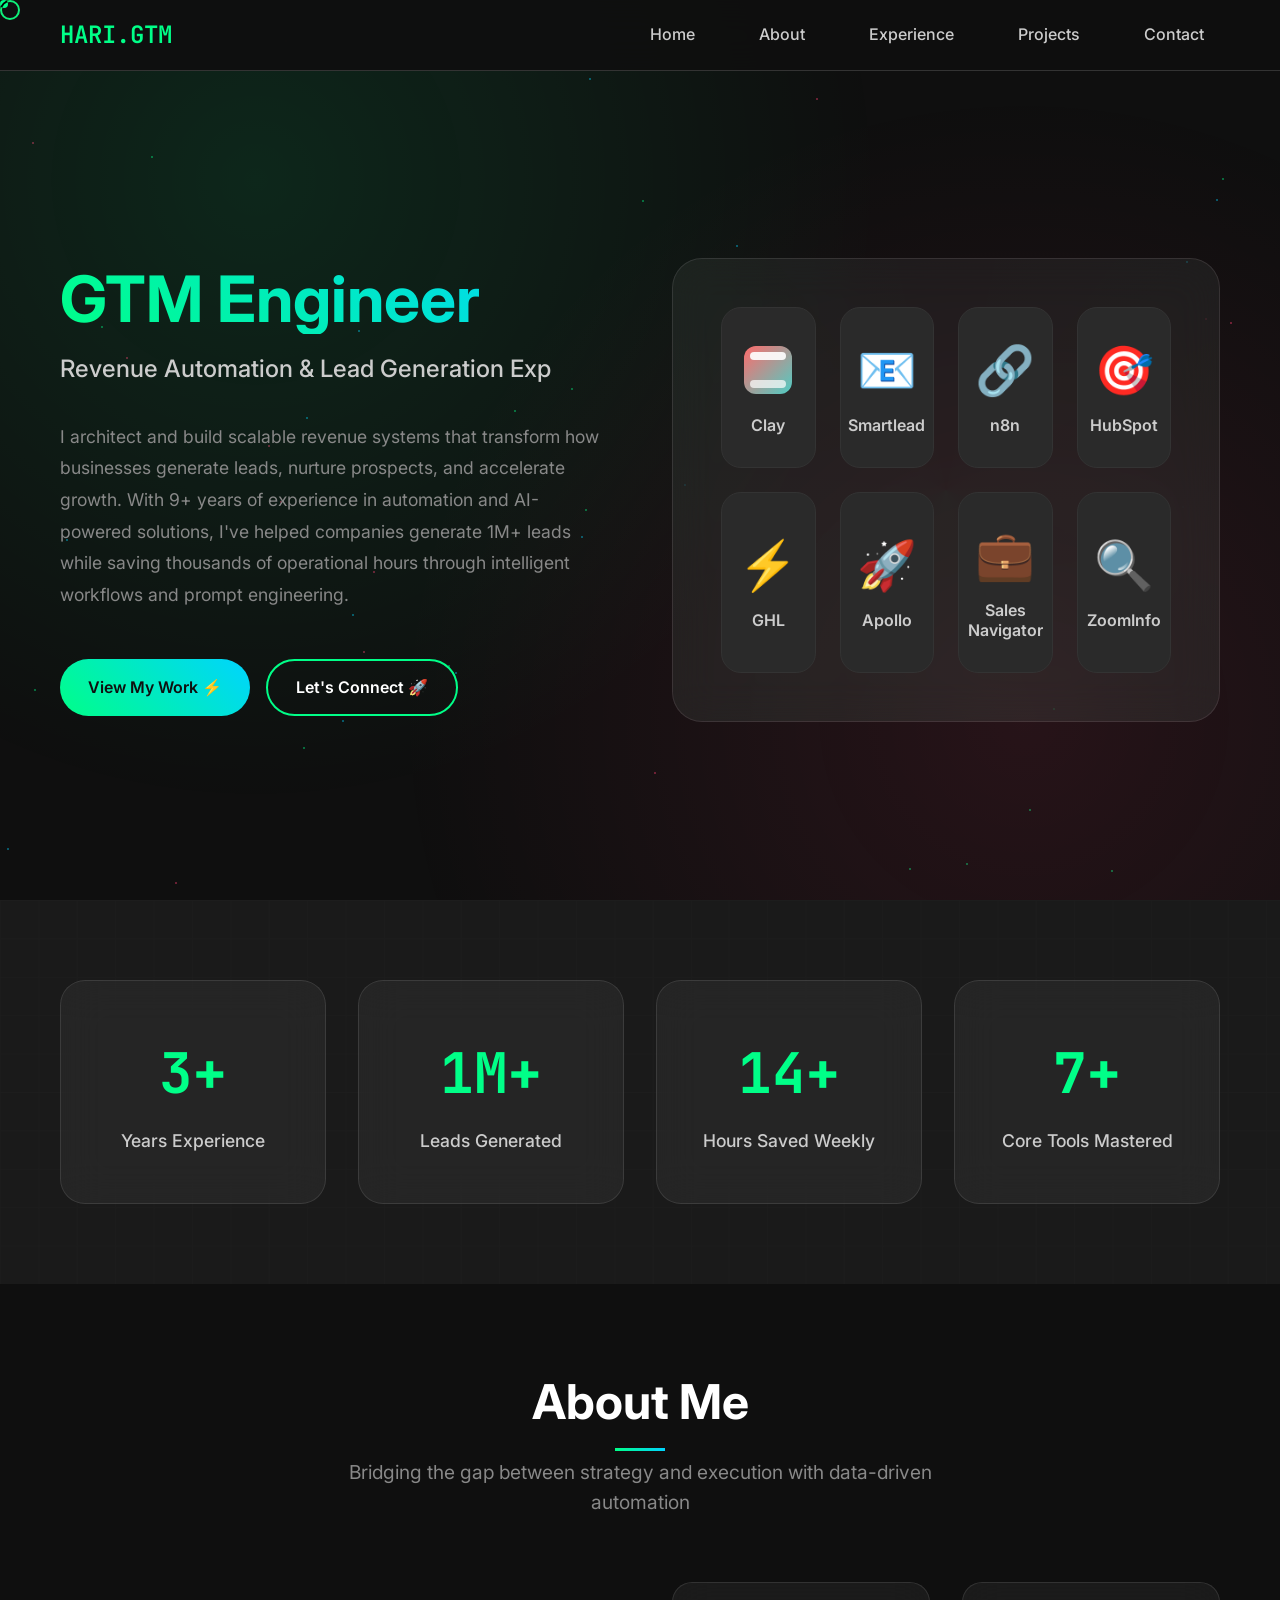
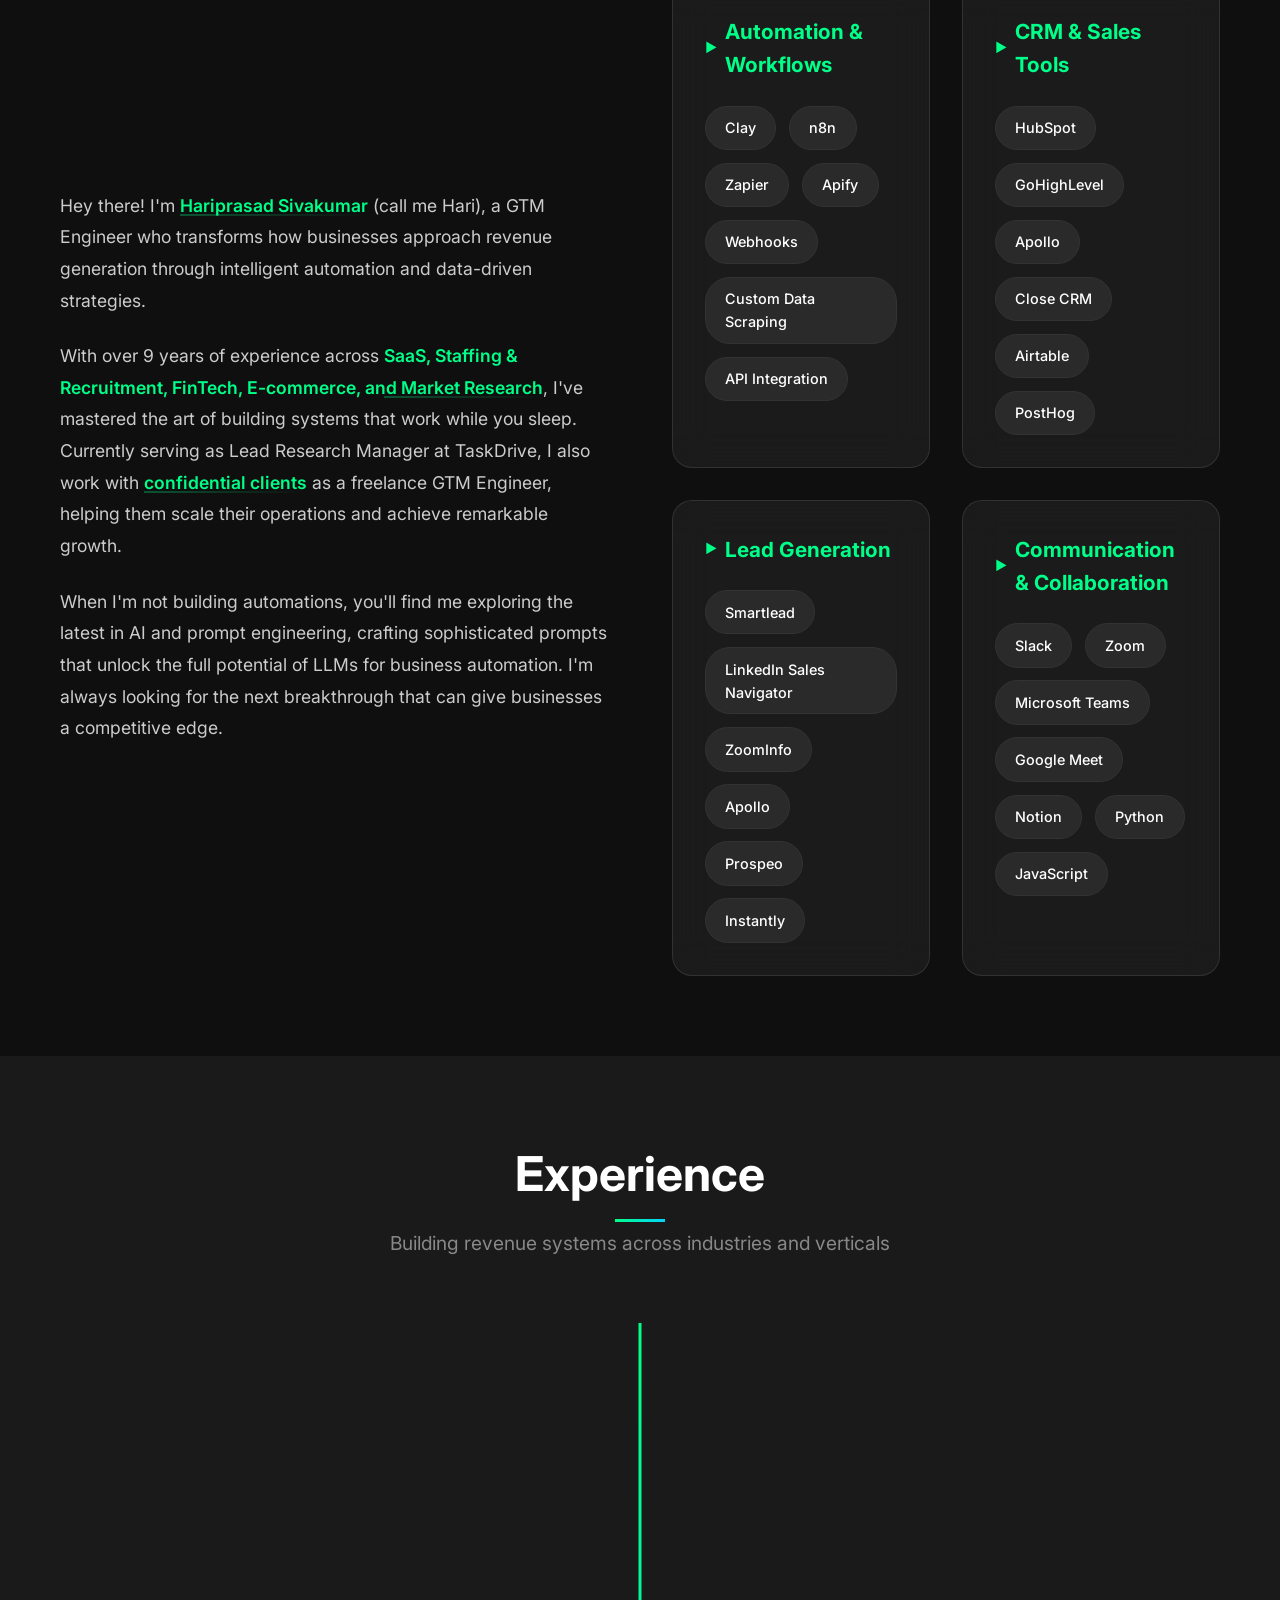
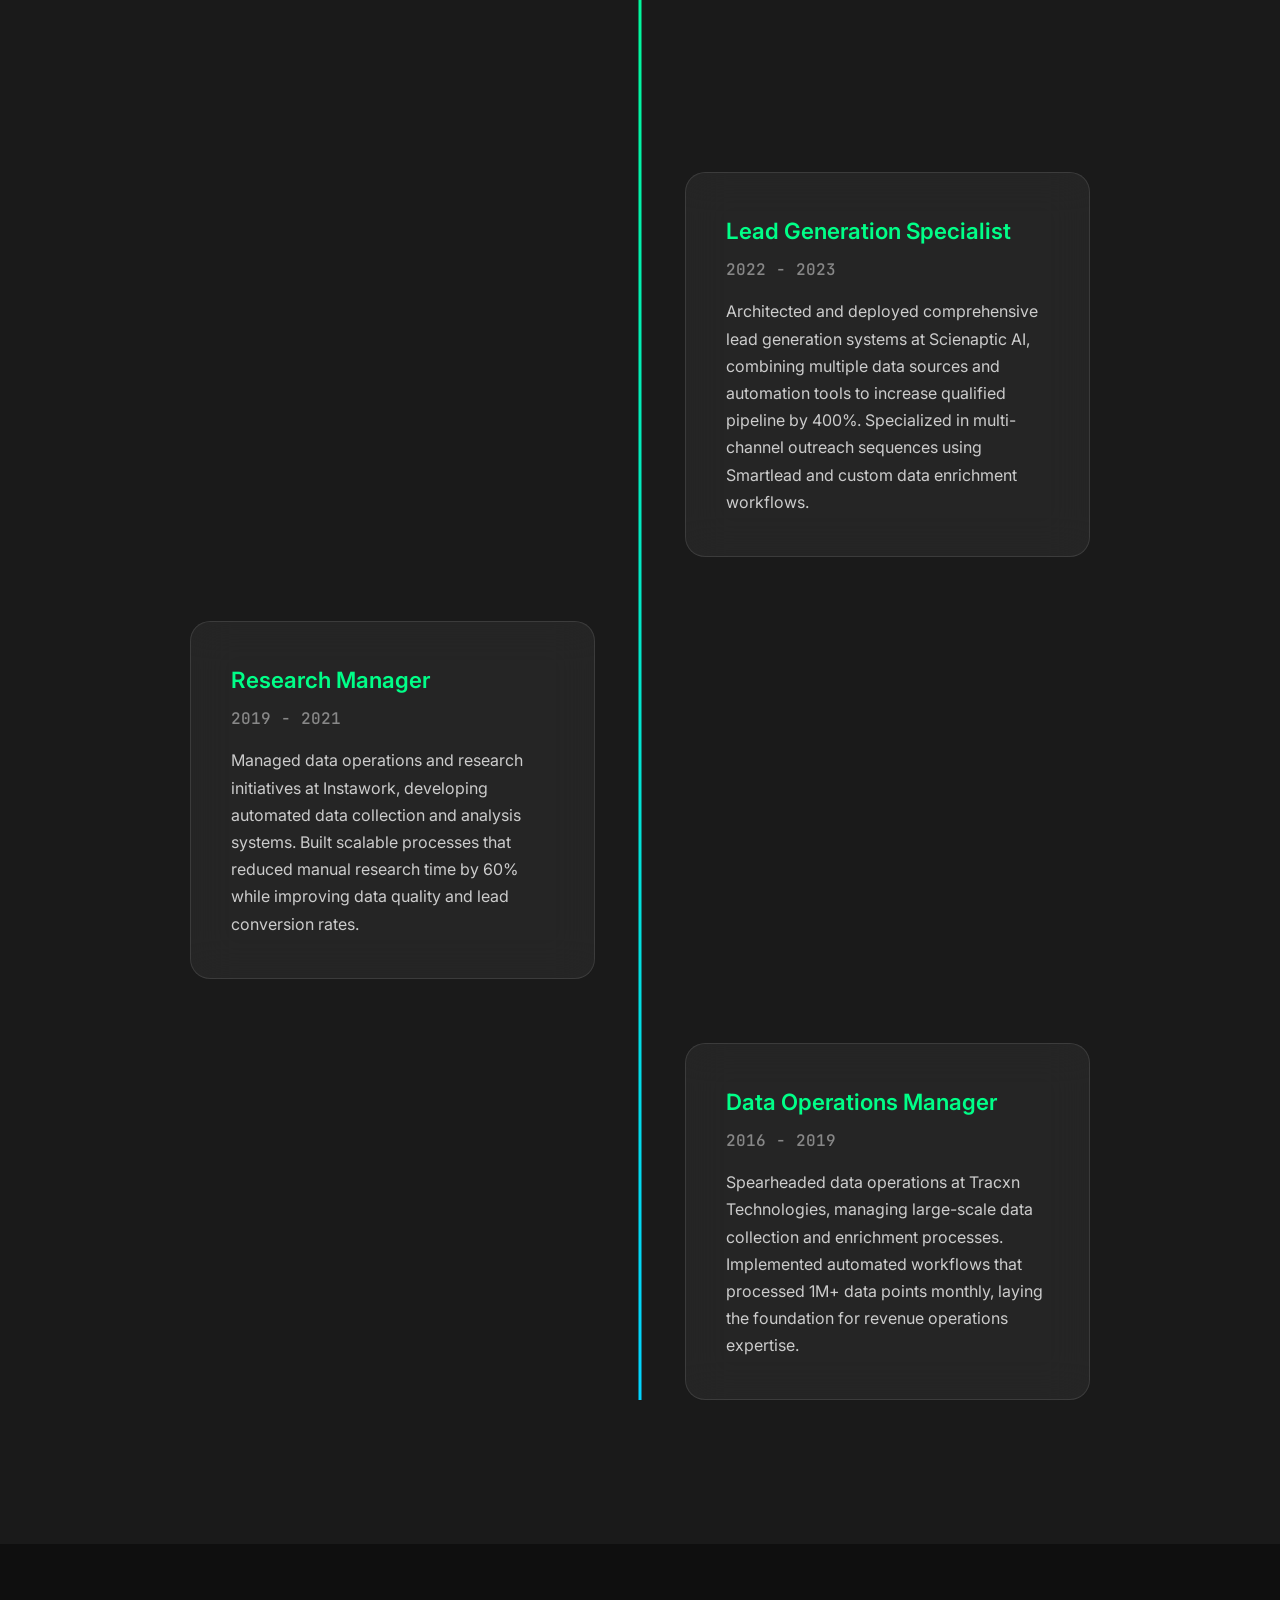
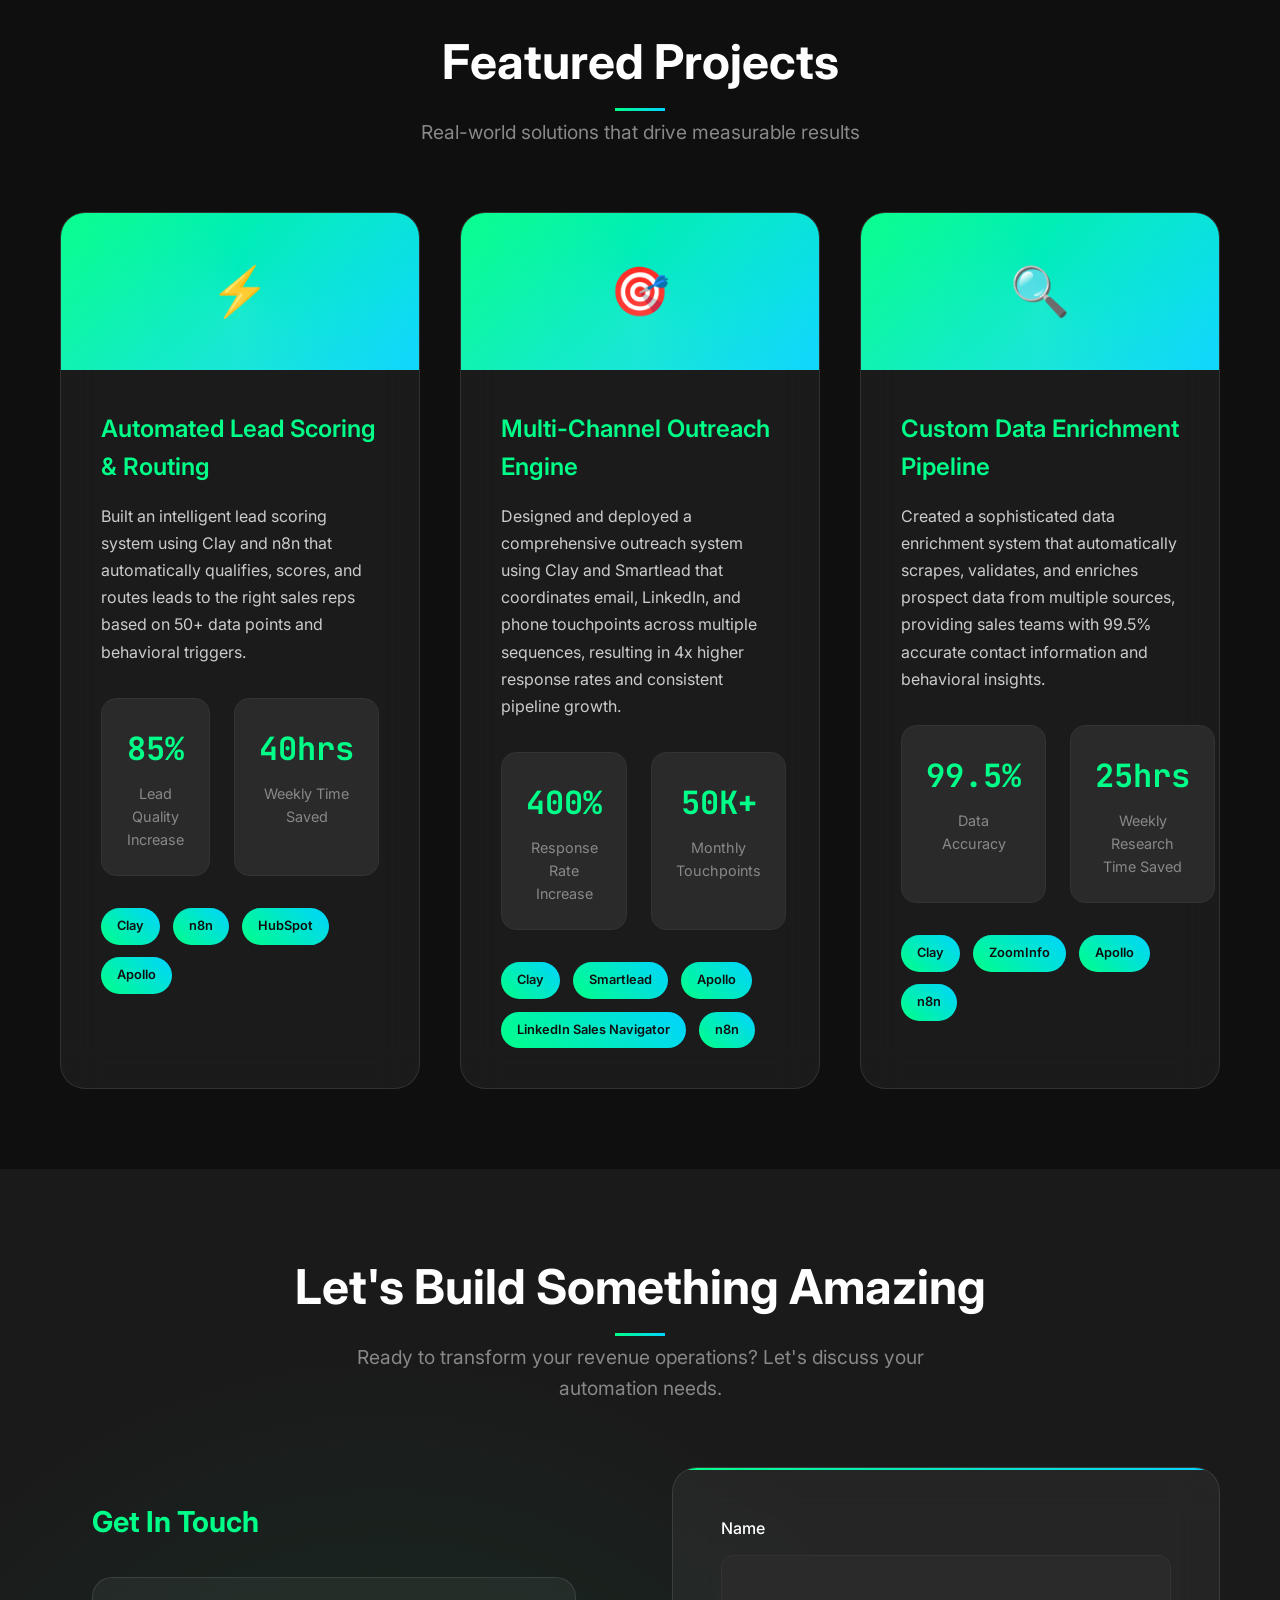
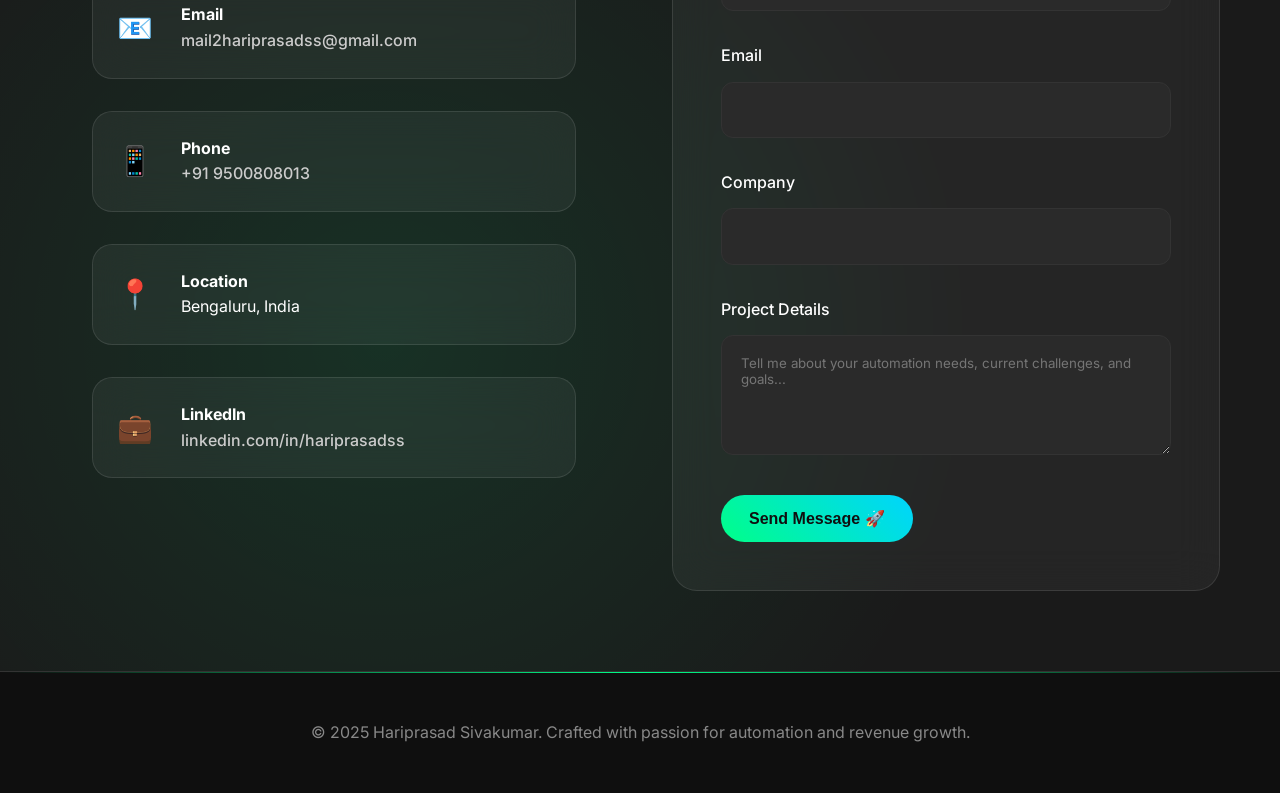
<file: old-website.html>
<!DOCTYPE html>
<html lang="en">
<head>
    <meta charset="UTF-8">
    <meta name="viewport" content="width=device-width, initial-scale=1.0">
    <title>Hari - GTM Engineer | Lead Generation & Automation Expert</title>
    <meta name="description" content="GTM Engineer specializing in lead generation, email marketing, and automation. Expert in Clay, n8n, APIs, and building scalable revenue systems.">
    <meta name="keywords" content="GTM Engineer, Lead Generation, Email Marketing, Automation, Clay, n8n, APIs, Revenue Operations">
    <link rel="preconnect" href="https://fonts.googleapis.com">
    <link rel="preconnect" href="https://fonts.gstatic.com" crossorigin>
    <link href="https://fonts.googleapis.com/css2?family=Inter:wght@300;400;500;600;700&family=JetBrains+Mono:wght@400;500;600&display=swap" rel="stylesheet">
    <style>
        :root {
            --bg-primary: #0f0f0f;
            --bg-secondary: #1a1a1a;
            --bg-tertiary: #2a2a2a;
            --accent-primary: #00ff88;
            --accent-secondary: #ff3d71;
            --accent-tertiary: #00d4ff;
            --text-primary: #ffffff;
            --text-secondary: #cccccc;
            --text-muted: #888888;
            --border-color: #333333;
            --glass-bg: rgba(255, 255, 255, 0.05);
            --glass-border: rgba(255, 255, 255, 0.1);
        }

        * {
            margin: 0;
            padding: 0;
            box-sizing: border-box;
        }

        body {
            font-family: 'Inter', sans-serif;
            background: var(--bg-primary);
            color: var(--text-primary);
            line-height: 1.6;
            overflow-x: hidden;
        }

        .container {
            max-width: 1200px;
            margin: 0 auto;
            padding: 0 20px;
        }

        /* Custom Cursor - Desktop Only */
        .cursor {
            width: 20px;
            height: 20px;
            border: 2px solid var(--accent-primary);
            border-radius: 50%;
            position: fixed;
            pointer-events: none;
            z-index: 9999;
            transition: all 0.1s ease;
            mix-blend-mode: difference;
            display: none;
        }

        .cursor-follower {
            width: 8px;
            height: 8px;
            background: var(--accent-primary);
            border-radius: 50%;
            position: fixed;
            pointer-events: none;
            z-index: 9998;
            transition: all 0.3s ease;
            display: none;
        }

        @media (min-width: 769px) {
            body {
                cursor: none;
            }
            
            .cursor,
            .cursor-follower {
                display: block;
            }
        }

        /* Navigation */
        nav {
            position: fixed;
            top: 0;
            width: 100%;
            background: rgba(15, 15, 15, 0.95);
            backdrop-filter: blur(20px);
            z-index: 1000;
            padding: 1rem 0;
            border-bottom: 1px solid var(--border-color);
        }

        .nav-container {
            display: flex;
            justify-content: space-between;
            align-items: center;
        }

        .logo {
            font-family: 'JetBrains Mono', monospace;
            font-size: 1.5rem;
            font-weight: 600;
            color: var(--accent-primary);
            text-decoration: none;
            position: relative;
            overflow: hidden;
        }

        .logo::before {
            content: '';
            position: absolute;
            top: 0;
            left: -100%;
            width: 100%;
            height: 100%;
            background: linear-gradient(90deg, transparent, rgba(0, 255, 136, 0.3), transparent);
            transition: left 0.5s ease;
        }

        .logo:hover::before {
            left: 100%;
        }

        .nav-links {
            display: flex;
            list-style: none;
            gap: 2rem;
        }

        .nav-links a {
            color: var(--text-secondary);
            text-decoration: none;
            font-weight: 500;
            transition: all 0.3s ease;
            position: relative;
            padding: 0.5rem 1rem;
            border-radius: 25px;
        }

        .nav-links a:hover {
            color: var(--accent-primary);
            background: rgba(0, 255, 136, 0.1);
        }

        /* Mobile Menu */
        .mobile-menu {
            display: none;
            flex-direction: column;
            cursor: pointer;
            padding: 0.5rem;
        }

        .mobile-menu span {
            width: 25px;
            height: 3px;
            background: var(--accent-primary);
            margin: 3px 0;
            transition: 0.3s;
        }

        /* Hero Section */
        .hero {
            min-height: 100vh;
            display: flex;
            align-items: center;
            position: relative;
            padding-top: 80px;
            background: radial-gradient(circle at 20% 20%, rgba(0, 255, 136, 0.1) 0%, transparent 50%),
                        radial-gradient(circle at 80% 80%, rgba(255, 61, 113, 0.1) 0%, transparent 50%);
        }

        .hero-content {
            display: grid;
            grid-template-columns: 1fr 1fr;
            gap: 4rem;
            align-items: center;
        }

        .hero-text h1 {
            font-size: 4rem;
            font-weight: 700;
            line-height: 1.1;
            margin-bottom: 1rem;
            background: linear-gradient(45deg, var(--accent-primary), var(--accent-tertiary));
            -webkit-background-clip: text;
            -webkit-text-fill-color: transparent;
            background-clip: text;
            position: relative;
        }

        .hero-text .subtitle {
            font-size: 1.5rem;
            color: var(--text-secondary);
            margin-bottom: 2rem;
            font-weight: 500;
            opacity: 0;
            animation: fadeInUp 1s ease 0.5s forwards;
        }

        .hero-text .description {
            font-size: 1.1rem;
            color: var(--text-muted);
            margin-bottom: 3rem;
            line-height: 1.8;
            opacity: 0;
            animation: fadeInUp 1s ease 1s forwards;
        }

        .cta-buttons {
            display: flex;
            gap: 1rem;
            flex-wrap: wrap;
            opacity: 0;
            animation: fadeInUp 1s ease 1.5s forwards;
        }

        .btn {
            padding: 14px 28px;
            border: none;
            border-radius: 50px;
            font-weight: 600;
            text-decoration: none;
            cursor: pointer;
            transition: all 0.3s ease;
            font-size: 1rem;
            display: inline-flex;
            align-items: center;
            gap: 0.5rem;
            position: relative;
            overflow: hidden;
        }

        .btn::before {
            content: '';
            position: absolute;
            top: 0;
            left: -100%;
            width: 100%;
            height: 100%;
            background: linear-gradient(90deg, transparent, rgba(255, 255, 255, 0.2), transparent);
            transition: left 0.5s ease;
        }

        .btn:hover::before {
            left: 100%;
        }

        .btn-primary {
            background: linear-gradient(45deg, var(--accent-primary), var(--accent-tertiary));
            color: var(--bg-primary);
        }

        .btn-primary:hover {
            transform: translateY(-2px);
            box-shadow: 0 10px 30px rgba(0, 255, 136, 0.3);
        }

        .btn-secondary {
            background: transparent;
            color: var(--text-primary);
            border: 2px solid var(--accent-primary);
        }

        .btn-secondary:hover {
            background: var(--accent-primary);
            color: var(--bg-primary);
            box-shadow: 0 10px 30px rgba(0, 255, 136, 0.3);
        }

        /* Interactive Tech Grid */
        .tech-grid {
            display: grid;
            grid-template-columns: repeat(4, 1fr);
            gap: 1.5rem;
            padding: 3rem;
            background: var(--glass-bg);
            border: 1px solid var(--glass-border);
            border-radius: 30px;
            backdrop-filter: blur(20px);
            position: relative;
            overflow: hidden;
        }

        .tech-grid::before {
            content: '';
            position: absolute;
            top: -50%;
            left: -50%;
            width: 200%;
            height: 200%;
            background: conic-gradient(from 0deg, transparent, rgba(0, 255, 136, 0.1), transparent);
            animation: rotate 20s linear infinite;
            opacity: 0.3;
        }

        @keyframes rotate {
            0% { transform: rotate(0deg); }
            100% { transform: rotate(360deg); }
        }

        .tech-item {
            background: var(--bg-tertiary);
            padding: 2rem 1.5rem;
            border-radius: 20px;
            text-align: center;
            transition: all 0.4s ease;
            cursor: pointer;
            position: relative;
            overflow: hidden;
            border: 1px solid var(--border-color);
            z-index: 1;
            min-height: 140px;
            display: flex;
            flex-direction: column;
            justify-content: center;
            align-items: center;
        }

        .tech-item::before {
            content: '';
            position: absolute;
            top: 50%;
            left: 50%;
            width: 0;
            height: 0;
            background: radial-gradient(circle, var(--accent-primary), transparent);
            transition: all 0.6s ease;
            transform: translate(-50%, -50%);
            opacity: 0;
        }

        .tech-item:hover::before {
            width: 200%;
            height: 200%;
            opacity: 0.1;
        }

        .tech-item:hover {
            transform: translateY(-10px) scale(1.05);
            border-color: var(--accent-primary);
            box-shadow: 0 20px 40px rgba(0, 255, 136, 0.2);
        }

        .tech-item .icon {
            font-size: 3rem;
            margin-bottom: 1rem;
            transition: all 0.3s ease;
            display: flex;
            align-items: center;
            justify-content: center;
            height: 60px;
        }

        .tech-item:hover .icon {
            transform: scale(1.1);
        }

        .tech-item .name {
            font-size: 1rem;
            font-weight: 600;
            color: var(--text-secondary);
            transition: color 0.3s ease;
            line-height: 1.2;
            text-align: center;
        }

        .tech-item:hover .name {
            color: var(--accent-primary);
        }

        /* Clay logo styles */
        .clay-logo {
            width: 48px;
            height: 48px;
            background: linear-gradient(135deg, #FF6B6B, #4ECDC4);
            border-radius: 12px;
            display: flex;
            align-items: center;
            justify-content: center;
            position: relative;
            overflow: hidden;
        }

        .clay-logo::before {
            content: '';
            position: absolute;
            top: 6px;
            left: 6px;
            right: 6px;
            height: 8px;
            background: rgba(255, 255, 255, 0.9);
            border-radius: 4px;
        }

        .clay-logo::after {
            content: '';
            position: absolute;
            bottom: 6px;
            left: 6px;
            right: 6px;
            height: 8px;
            background: rgba(255, 255, 255, 0.7);
            border-radius: 4px;
        }

        /* Floating Stats */
        .stats {
            padding: 5rem 0;
            background: var(--bg-secondary);
            position: relative;
            overflow: hidden;
        }

        .stats::before {
            content: '';
            position: absolute;
            top: 0;
            left: 0;
            width: 100%;
            height: 100%;
            background: url('data:image/svg+xml,<svg xmlns="http://www.w3.org/2000/svg" viewBox="0 0 100 100"><defs><pattern id="grid" width="10" height="10" patternUnits="userSpaceOnUse"><path d="M 10 0 L 0 0 0 10" fill="none" stroke="%23333" stroke-width="0.5"/></pattern></defs><rect width="100" height="100" fill="url(%23grid)"/></svg>');
            opacity: 0.1;
        }

        .stats-grid {
            display: grid;
            grid-template-columns: repeat(auto-fit, minmax(250px, 1fr));
            gap: 2rem;
            position: relative;
            z-index: 1;
        }

        .stat-item {
            text-align: center;
            padding: 3rem 2rem;
            background: var(--glass-bg);
            border: 1px solid var(--glass-border);
            border-radius: 25px;
            backdrop-filter: blur(20px);
            transition: all 0.4s ease;
            position: relative;
            overflow: hidden;
        }

        .stat-item::before {
            content: '';
            position: absolute;
            top: 0;
            left: 0;
            width: 100%;
            height: 2px;
            background: linear-gradient(90deg, var(--accent-primary), var(--accent-tertiary));
            transform: scaleX(0);
            transition: transform 0.6s ease;
        }

        .stat-item:hover::before {
            transform: scaleX(1);
        }

        .stat-item:hover {
            transform: translateY(-10px);
            border-color: var(--accent-primary);
        }

        .stat-number {
            font-size: 3.5rem;
            font-weight: 700;
            color: var(--accent-primary);
            margin-bottom: 0.5rem;
            font-family: 'JetBrains Mono', monospace;
        }

        .stat-label {
            font-size: 1.1rem;
            color: var(--text-secondary);
            font-weight: 500;
        }

        /* About Section */
        .about {
            padding: 5rem 0;
            background: var(--bg-primary);
        }

        .section-header {
            text-align: center;
            margin-bottom: 4rem;
        }

        .section-title {
            font-size: 3rem;
            font-weight: 700;
            margin-bottom: 1rem;
            color: var(--text-primary);
            position: relative;
            display: inline-block;
        }

        .section-title::after {
            content: '';
            position: absolute;
            bottom: -10px;
            left: 50%;
            width: 50px;
            height: 3px;
            background: linear-gradient(90deg, var(--accent-primary), var(--accent-tertiary));
            transform: translateX(-50%);
        }

        .section-subtitle {
            font-size: 1.2rem;
            color: var(--text-muted);
            max-width: 600px;
            margin: 0 auto;
        }

        .about-content {
            display: grid;
            grid-template-columns: 1fr 1fr;
            gap: 4rem;
            align-items: center;
        }

        .about-text {
            font-size: 1.1rem;
            line-height: 1.8;
            color: var(--text-secondary);
        }

        .about-text p {
            margin-bottom: 1.5rem;
            opacity: 0;
            transform: translateY(20px);
            animation: fadeInUp 1s ease forwards;
        }

        .about-text p:nth-child(2) {
            animation-delay: 0.2s;
        }

        .about-text p:nth-child(3) {
            animation-delay: 0.4s;
        }

        .highlight {
            color: var(--accent-primary);
            font-weight: 600;
            position: relative;
        }

        .highlight::after {
            content: '';
            position: absolute;
            bottom: 0;
            left: 0;
            width: 100%;
            height: 2px;
            background: linear-gradient(90deg, var(--accent-primary), transparent);
            opacity: 0.3;
        }

        .skills-grid {
            display: grid;
            grid-template-columns: repeat(2, 1fr);
            gap: 2rem;
        }

        .skill-category {
            background: var(--glass-bg);
            border: 1px solid var(--glass-border);
            border-radius: 20px;
            padding: 2rem;
            backdrop-filter: blur(20px);
            transition: all 0.4s ease;
            position: relative;
            overflow: hidden;
        }

        .skill-category::before {
            content: '';
            position: absolute;
            top: 0;
            left: -100%;
            width: 100%;
            height: 100%;
            background: linear-gradient(90deg, transparent, rgba(0, 255, 136, 0.05), transparent);
            transition: left 0.6s ease;
        }

        .skill-category:hover::before {
            left: 100%;
        }

        .skill-category:hover {
            transform: translateY(-5px);
            border-color: var(--accent-primary);
        }

        .skill-category h3 {
            color: var(--accent-primary);
            margin-bottom: 1.5rem;
            font-size: 1.3rem;
            display: flex;
            align-items: center;
            gap: 0.5rem;
        }

        .skill-category h3::before {
            content: '▶';
            font-size: 0.8rem;
        }

        .skill-tags {
            display: flex;
            flex-wrap: wrap;
            gap: 0.8rem;
        }

        .skill-tag {
            background: var(--bg-tertiary);
            color: var(--text-primary);
            padding: 0.6rem 1.2rem;
            border-radius: 25px;
            font-size: 0.9rem;
            font-weight: 500;
            border: 1px solid var(--border-color);
            transition: all 0.3s ease;
            position: relative;
            overflow: hidden;
        }

        .skill-tag::before {
            content: '';
            position: absolute;
            top: 0;
            left: -100%;
            width: 100%;
            height: 100%;
            background: linear-gradient(90deg, transparent, rgba(0, 255, 136, 0.3), transparent);
            transition: left 0.4s ease;
        }

        .skill-tag:hover::before {
            left: 100%;
        }

        .skill-tag:hover {
            border-color: var(--accent-primary);
            transform: translateY(-2px);
        }

        /* Experience Timeline */
        .experience {
            padding: 5rem 0;
            background: var(--bg-secondary);
            position: relative;
            overflow: hidden;
        }

        .timeline {
            position: relative;
            max-width: 900px;
            margin: 0 auto;
        }

        .timeline::before {
            content: '';
            position: absolute;
            left: 50%;
            top: 0;
            bottom: 0;
            width: 3px;
            background: linear-gradient(180deg, var(--accent-primary), var(--accent-tertiary));
            transform: translateX(-50%);
        }

        .timeline-item {
            position: relative;
            margin: 4rem 0;
            padding: 2.5rem;
            background: var(--glass-bg);
            border: 1px solid var(--glass-border);
            border-radius: 20px;
            backdrop-filter: blur(20px);
            width: 45%;
            transition: all 0.4s ease;
        }

        .timeline-item:nth-child(odd) {
            margin-left: 0;
            transform: translateX(-20px);
        }

        .timeline-item:nth-child(even) {
            margin-left: auto;
            transform: translateX(20px);
        }

        .timeline-item:hover {
            transform: translateX(0) translateY(-10px);
            border-color: var(--accent-primary);
            box-shadow: 0 20px 40px rgba(0, 255, 136, 0.2);
        }

        .timeline-item::before {
            content: '';
            position: absolute;
            top: 50%;
            width: 20px;
            height: 20px;
            background: var(--accent-primary);
            border-radius: 50%;
            transform: translateY(-50%);
            box-shadow: 0 0 20px rgba(0, 255, 136, 0.5);
        }

        .timeline-item:nth-child(odd)::before {
            right: -70px;
        }

        .timeline-item:nth-child(even)::before {
            left: -70px;
        }

        .timeline-content h3 {
            color: var(--accent-primary);
            margin-bottom: 0.5rem;
            font-size: 1.4rem;
            font-weight: 600;
        }

        .timeline-content .period {
            color: var(--text-muted);
            font-weight: 500;
            margin-bottom: 1rem;
            font-family: 'JetBrains Mono', monospace;
        }

        .timeline-content p {
            color: var(--text-secondary);
            line-height: 1.7;
        }

        /* Projects Section */
        .projects {
            padding: 5rem 0;
            background: var(--bg-primary);
        }

        .projects-grid {
            display: grid;
            grid-template-columns: repeat(auto-fit, minmax(350px, 1fr));
            gap: 2.5rem;
            margin-top: 4rem;
        }

        .project-card {
            background: var(--glass-bg);
            border: 1px solid var(--glass-border);
            border-radius: 25px;
            overflow: hidden;
            transition: all 0.4s ease;
            backdrop-filter: blur(20px);
            position: relative;
            group: hover;
        }

        .project-card::before {
            content: '';
            position: absolute;
            top: 0;
            left: 0;
            width: 100%;
            height: 100%;
            background: linear-gradient(135deg, rgba(0, 255, 136, 0.1), transparent);
            opacity: 0;
            transition: opacity 0.4s ease;
        }

        .project-card:hover::before {
            opacity: 1;
        }

        .project-card:hover {
            transform: translateY(-15px);
            border-color: var(--accent-primary);
            box-shadow: 0 25px 50px rgba(0, 255, 136, 0.2);
        }

        .project-header {
            padding: 2.5rem;
            background: linear-gradient(135deg, var(--accent-primary), var(--accent-tertiary));
            color: var(--bg-primary);
            text-align: center;
            font-size: 3rem;
            font-weight: 600;
            position: relative;
            overflow: hidden;
        }

        .project-header::before {
            content: '';
            position: absolute;
            top: -50%;
            left: -50%;
            width: 200%;
            height: 200%;
            background: conic-gradient(from 0deg, transparent, rgba(255, 255, 255, 0.1), transparent);
            animation: rotate 10s linear infinite;
        }

        .project-content {
            padding: 2.5rem;
            position: relative;
            z-index: 1;
        }

        .project-content h3 {
            color: var(--accent-primary);
            margin-bottom: 1rem;
            font-size: 1.5rem;
            font-weight: 600;
        }

        .project-content p {
            color: var(--text-secondary);
            margin-bottom: 2rem;
            line-height: 1.7;
        }

        .project-metrics {
            display: grid;
            grid-template-columns: repeat(2, 1fr);
            gap: 1.5rem;
            margin-bottom: 2rem;
        }

        .metric {
            text-align: center;
            padding: 1.5rem;
            background: var(--bg-tertiary);
            border-radius: 15px;
            border: 1px solid var(--border-color);
            transition: all 0.3s ease;
        }

        .metric:hover {
            border-color: var(--accent-primary);
            transform: translateY(-3px);
        }

        .metric-value {
            font-size: 2rem;
            font-weight: 700;
            color: var(--accent-primary);
            font-family: 'JetBrains Mono', monospace;
        }

        .metric-label {
            font-size: 0.9rem;
            color: var(--text-muted);
            margin-top: 0.5rem;
        }

        .project-tech {
            display: flex;
            flex-wrap: wrap;
            gap: 0.8rem;
        }

        .tech-badge {
            background: linear-gradient(45deg, var(--accent-primary), var(--accent-tertiary));
            color: var(--bg-primary);
            padding: 0.5rem 1rem;
            border-radius: 20px;
            font-size: 0.8rem;
            font-weight: 600;
            transition: all 0.3s ease;
        }

        .tech-badge:hover {
            transform: translateY(-2px);
            box-shadow: 0 5px 15px rgba(0, 255, 136, 0.3);
        }

        /* Contact Section */
        .contact {
            padding: 5rem 0;
            background: var(--bg-secondary);
            position: relative;
            overflow: hidden;
        }

        .contact::before {
            content: '';
            position: absolute;
            top: 0;
            left: 0;
            width: 100%;
            height: 100%;
            background: radial-gradient(circle at 30% 70%, rgba(0, 255, 136, 0.1) 0%, transparent 50%);
        }

        .contact-content {
            display: grid;
            grid-template-columns: 1fr 1fr;
            gap: 4rem;
            position: relative;
            z-index: 1;
        }

        .contact-info {
            padding: 2rem;
        }

        .contact-info h3 {
            color: var(--accent-primary);
            margin-bottom: 2rem;
            font-size: 1.8rem;
        }

        .contact-item {
            display: flex;
            align-items: center;
            gap: 1.5rem;
            margin-bottom: 2rem;
            padding: 1.5rem;
            background: var(--glass-bg);
            border: 1px solid var(--glass-border);
            border-radius: 20px;
            backdrop-filter: blur(20px);
            transition: all 0.4s ease;
        }

        .contact-item:hover {
            transform: translateX(10px);
            border-color: var(--accent-primary);
        }

        .contact-item .icon {
            font-size: 1.8rem;
            color: var(--accent-primary);
            min-width: 40px;
        }

        .contact-item a {
            color: var(--text-secondary);
            text-decoration: none;
            transition: color 0.3s ease;
            font-weight: 500;
        }

        .contact-item a:hover {
            color: var(--accent-primary);
        }

        .contact-form {
            background: var(--glass-bg);
            border: 1px solid var(--glass-border);
            border-radius: 25px;
            padding: 3rem;
            backdrop-filter: blur(20px);
            position: relative;
            overflow: hidden;
        }

        .contact-form::before {
            content: '';
            position: absolute;
            top: 0;
            left: 0;
            width: 100%;
            height: 2px;
            background: linear-gradient(90deg, var(--accent-primary), var(--accent-tertiary));
        }

        .form-group {
            margin-bottom: 2rem;
        }

        .form-group label {
            display: block;
            margin-bottom: 0.8rem;
            color: var(--text-primary);
            font-weight: 500;
        }

        .form-group input,
        .form-group textarea {
            width: 100%;
            padding: 1.2rem;
            background: var(--bg-tertiary);
            border: 1px solid var(--border-color);
            border-radius: 12px;
            color: var(--text-primary);
            font-family: inherit;
            transition: all 0.3s ease;
        }

        .form-group input:focus,
        .form-group textarea:focus {
            outline: none;
            border-color: var(--accent-primary);
            box-shadow: 0 0 20px rgba(0, 255, 136, 0.2);
        }

        .form-group textarea {
            resize: vertical;
            min-height: 120px;
        }

        /* Footer */
        footer {
            background: var(--bg-primary);
            color: var(--text-muted);
            text-align: center;
            padding: 3rem 0;
            border-top: 1px solid var(--border-color);
            position: relative;
        }

        footer::before {
            content: '';
            position: absolute;
            top: 0;
            left: 0;
            width: 100%;
            height: 1px;
            background: linear-gradient(90deg, transparent, var(--accent-primary), transparent);
        }

        /* Animations */
        @keyframes fadeInUp {
            from {
                opacity: 0;
                transform: translateY(30px);
            }
            to {
                opacity: 1;
                transform: translateY(0);
            }
        }

        @keyframes float {
            0%, 100% { transform: translateY(0px); }
            50% { transform: translateY(-20px); }
        }

        .animate-on-scroll {
            opacity: 0;
            transform: translateY(30px);
            transition: all 0.8s ease;
        }

        .animate-on-scroll.animated {
            opacity: 1;
            transform: translateY(0);
        }

        /* Scroll Progress Bar */
        .scroll-progress {
            position: fixed;
            top: 0;
            left: 0;
            width: 0%;
            height: 3px;
            background: linear-gradient(90deg, var(--accent-primary), var(--accent-tertiary));
            z-index: 10000;
            transition: width 0.3s ease;
        }

        /* Particle Animation */
        .particles {
            position: fixed;
            top: 0;
            left: 0;
            width: 100%;
            height: 100%;
            pointer-events: none;
            z-index: -1;
        }

        .particle {
            position: absolute;
            width: 2px;
            height: 2px;
            background: var(--accent-primary);
            border-radius: 50%;
            opacity: 0.5;
            animation: float 6s ease-in-out infinite;
        }

        .particle:nth-child(2n) {
            animation-delay: 2s;
            background: var(--accent-tertiary);
        }

        .particle:nth-child(3n) {
            animation-delay: 4s;
            background: var(--accent-secondary);
        }

        /* Responsive Design */
        @media (max-width: 1024px) {
            .hero-content {
                gap: 3rem;
            }
            
            .hero-text h1 {
                font-size: 3.5rem;
            }
            
            .tech-grid {
                grid-template-columns: repeat(3, 1fr);
                padding: 2.5rem;
            }
            
            .projects-grid {
                grid-template-columns: repeat(auto-fit, minmax(300px, 1fr));
            }
        }

        @media (max-width: 768px) {
            .nav-links {
                display: none;
            }
            
            .mobile-menu {
                display: flex;
            }

            .hero-content {
                grid-template-columns: 1fr;
                text-align: center;
                gap: 2rem;
            }

            .hero-text h1 {
                font-size: 2.5rem;
            }

            .hero-text .subtitle {
                font-size: 1.2rem;
            }

            .hero-text .description {
                font-size: 1rem;
            }

            .tech-grid {
                grid-template-columns: repeat(2, 1fr);
                gap: 1rem;
                padding: 2rem;
            }

            .tech-item {
                padding: 1.5rem 1rem;
                min-height: 120px;
            }

            .tech-item .icon {
                font-size: 2.5rem;
                height: 50px;
            }

            .tech-item .name {
                font-size: 0.9rem;
            }

            .stats-grid {
                grid-template-columns: repeat(2, 1fr);
                gap: 1.5rem;
            }

            .stat-item {
                padding: 2rem 1.5rem;
            }

            .stat-number {
                font-size: 2.5rem;
            }

            .about-content {
                grid-template-columns: 1fr;
                gap: 2rem;
            }

            .skills-grid {
                grid-template-columns: 1fr;
            }

            .timeline::before {
                left: 20px;
            }

            .timeline-item {
                width: calc(100% - 60px);
                margin-left: 40px;
                transform: translateX(0) !important;
            }

            .timeline-item::before {
                left: -30px !important;
            }

            .contact-content {
                grid-template-columns: 1fr;
                gap: 2rem;
            }

            .projects-grid {
                grid-template-columns: 1fr;
            }

            .section-title {
                font-size: 2rem;
            }

            .section-subtitle {
                font-size: 1rem;
            }

            .cta-buttons {
                justify-content: center;
            }

            .btn {
                padding: 12px 24px;
                font-size: 0.9rem;
            }
        }

        @media (max-width: 480px) {
            .container {
                padding: 0 15px;
            }

            .hero-text h1 {
                font-size: 2rem;
            }

            .tech-grid {
                padding: 1.5rem;
            }

            .tech-item {
                padding: 1rem;
                min-height: 100px;
            }

            .tech-item .icon {
                font-size: 2rem;
                height: 40px;
            }

            .tech-item .name {
                font-size: 0.8rem;
            }

            .clay-logo {
                width: 36px;
                height: 36px;
            }

            .stats-grid {
                grid-template-columns: 1fr;
            }

            .stat-number {
                font-size: 2rem;
            }

            .contact-form {
                padding: 2rem;
            }

            .project-content {
                padding: 2rem;
            }

            .project-metrics {
                grid-template-columns: 1fr;
            }
        }

        /* Print styles */
        @media print {
            .cursor, .cursor-follower, .particles, .scroll-progress {
                display: none;
            }
            
            nav {
                position: static;
                background: transparent;
            }
            
            .hero {
                padding-top: 0;
            }
            
            * {
                animation: none !important;
                transition: none !important;
            }
        }

        /* High contrast mode */
        @media (prefers-contrast: high) {
            :root {
                --bg-primary: #000000;
                --bg-secondary: #111111;
                --bg-tertiary: #222222;
                --text-primary: #ffffff;
                --text-secondary: #ffffff;
                --text-muted: #cccccc;
                --border-color: #ffffff;
            }
        }

        /* Reduced motion */
        @media (prefers-reduced-motion: reduce) {
            * {
                animation-duration: 0.01ms !important;
                animation-iteration-count: 1 !important;
                transition-duration: 0.01ms !important;
            }
            
            .particles {
                display: none;
            }
        }
    </style>
</head>
<body>
    <div class="cursor"></div>
    <div class="cursor-follower"></div>
    <div class="scroll-progress"></div>
    <div class="particles"></div>

    <nav>
        <div class="container">
            <div class="nav-container">
                <a href="#" class="logo">HARI.GTM</a>
                <ul class="nav-links">
                    <li><a href="#home">Home</a></li>
                    <li><a href="#about">About</a></li>
                    <li><a href="#experience">Experience</a></li>
                    <li><a href="#projects">Projects</a></li>
                    <li><a href="#contact">Contact</a></li>
                </ul>
                <div class="mobile-menu">
                    <span></span>
                    <span></span>
                    <span></span>
                </div>
            </div>
        </div>
    </nav>

    <section id="home" class="hero">
        <div class="container">
            <div class="hero-content">
                <div class="hero-text">
                    <h1>GTM Engineer</h1>
                    <p class="subtitle">Revenue Automation & Lead Generation Expert</p>
                    <p class="description">
                        I architect and build scalable revenue systems that transform how businesses generate leads, 
                        nurture prospects, and accelerate growth. With 9+ years of experience in automation and 
                        AI-powered solutions, I've helped companies generate 1M+ leads while saving thousands of 
                        operational hours through intelligent workflows and prompt engineering.
                    </p>
                    <div class="cta-buttons">
                        <a href="#projects" class="btn btn-primary">View My Work ⚡</a>
                        <a href="#contact" class="btn btn-secondary">Let's Connect 🚀</a>
                    </div>
                </div>
                <div class="hero-visual">
                    <div class="tech-grid">
                        <div class="tech-item" data-tool="Clay">
                            <div class="icon">
                                <div class="clay-logo"></div>
                            </div>
                            <div class="name">Clay</div>
                        </div>
                        <div class="tech-item" data-tool="Smartlead">
                            <div class="icon">📧</div>
                            <div class="name">Smartlead</div>
                        </div>
                        <div class="tech-item" data-tool="n8n">
                            <div class="icon">🔗</div>
                            <div class="name">n8n</div>
                        </div>
                        <div class="tech-item" data-tool="HubSpot">
                            <div class="icon">🎯</div>
                            <div class="name">HubSpot</div>
                        </div>
                        <div class="tech-item" data-tool="GoHighLevel">
                            <div class="icon">⚡</div>
                            <div class="name">GHL</div>
                        </div>
                        <div class="tech-item" data-tool="Apollo">
                            <div class="icon">🚀</div>
                            <div class="name">Apollo</div>
                        </div>
                        <div class="tech-item" data-tool="Sales Navigator">
                            <div class="icon">💼</div>
                            <div class="name">Sales Navigator</div>
                        </div>
                        <div class="tech-item" data-tool="ZoomInfo">
                            <div class="icon">🔍</div>
                            <div class="name">ZoomInfo</div>
                        </div>
                    </div>
                </div>
            </div>
        </div>
    </section>

    <section class="stats">
        <div class="container">
            <div class="stats-grid">
                <div class="stat-item animate-on-scroll">
                    <div class="stat-number">9+</div>
                    <div class="stat-label">Years Experience</div>
                </div>
                <div class="stat-item animate-on-scroll">
                    <div class="stat-number">1M+</div>
                    <div class="stat-label">Leads Generated</div>
                </div>
                <div class="stat-item animate-on-scroll">
                    <div class="stat-number">40+</div>
                    <div class="stat-label">Hours Saved Weekly</div>
                </div>
                <div class="stat-item animate-on-scroll">
                    <div class="stat-number">20+</div>
                    <div class="stat-label">Core Tools Mastered</div>
                </div>
            </div>
        </div>
    </section>

    <section id="about" class="about">
        <div class="container">
            <div class="section-header">
                <h2 class="section-title">About Me</h2>
                <p class="section-subtitle">
                    Bridging the gap between strategy and execution with data-driven automation
                </p>
            </div>
            <div class="about-content">
                <div class="about-text animate-on-scroll">
                    <p>
                        Hey there! I'm <span class="highlight">Hariprasad Sivakumar</span> (call me Hari), 
                        a GTM Engineer who transforms how businesses approach revenue generation through 
                        intelligent automation and data-driven strategies.
                    </p>
                    <p>
                        With over 9 years of experience across <span class="highlight">SaaS, Staffing & Recruitment, FinTech, E-commerce, 
                        and Market Research</span>, I've mastered the art of building systems that work 
                        while you sleep. Currently serving as Lead Research Manager at TaskDrive, I also work with 
                        <span class="highlight">confidential clients</span> as a freelance GTM Engineer, 
                        helping them scale their operations and achieve remarkable growth.
                    </p>
                    <p>
                        When I'm not building automations, you'll find me exploring the latest in AI and 
                        prompt engineering, crafting sophisticated prompts that unlock the full potential 
                        of LLMs for business automation. I'm always looking for the next breakthrough 
                        that can give businesses a competitive edge.
                    </p>
                </div>
                <div class="skills-grid animate-on-scroll">
                    <div class="skill-category">
                        <h3>Automation & Workflows</h3>
                        <div class="skill-tags">
                            <span class="skill-tag">Clay</span>
                            <span class="skill-tag">n8n</span>
                            <span class="skill-tag">Zapier</span>
                            <span class="skill-tag">Apify</span>
                            <span class="skill-tag">Webhooks</span>
                            <span class="skill-tag">Custom Data Scraping</span>
                            <span class="skill-tag">API Integration</span>
                        </div>
                    </div>
                    <div class="skill-category">
                        <h3>CRM & Sales Tools</h3>
                        <div class="skill-tags">
                            <span class="skill-tag">HubSpot</span>
                            <span class="skill-tag">GoHighLevel</span>
                            <span class="skill-tag">Apollo</span>
                            <span class="skill-tag">Close CRM</span>
                            <span class="skill-tag">Airtable</span>
                            <span class="skill-tag">PostHog</span>
                        </div>
                    </div>
                    <div class="skill-category">
                        <h3>Lead Generation</h3>
                        <div class="skill-tags">
                            <span class="skill-tag">Smartlead</span>
                            <span class="skill-tag">LinkedIn Sales Navigator</span>
                            <span class="skill-tag">ZoomInfo</span>
                            <span class="skill-tag">Apollo</span>
                            <span class="skill-tag">Prospeo</span>
                            <span class="skill-tag">Instantly</span>
                        </div>
                    </div>
                    <div class="skill-category">
                        <h3>Communication & Collaboration</h3>
                        <div class="skill-tags">
                            <span class="skill-tag">Slack</span>
                            <span class="skill-tag">Zoom</span>
                            <span class="skill-tag">Microsoft Teams</span>
                            <span class="skill-tag">Google Meet</span>
                            <span class="skill-tag">Notion</span>
                            <span class="skill-tag">Python</span>
                            <span class="skill-tag">JavaScript</span>
                        </div>
                    </div>
                </div>
            </div>
        </div>
    </section>

    <section id="experience" class="experience">
        <div class="container">
            <div class="section-header">
                <h2 class="section-title">Experience</h2>
                <p class="section-subtitle">
                    Building revenue systems across industries and verticals
                </p>
            </div>
            <div class="timeline">
                <div class="timeline-item animate-on-scroll">
                    <div class="timeline-content">
                        <h3>Lead Research Manager</h3>
                        <div class="period">2023 - Present</div>
                        <p>
                            Leading data intelligence and lead research initiatives at TaskDrive, 
                            building sophisticated automation systems using Clay, n8n, and API integrations. 
                            Scaling lead generation operations that process 50K+ leads monthly while 
                            maintaining 95%+ data accuracy through advanced enrichment workflows.
                        </p>
                    </div>
                </div>
                <div class="timeline-item animate-on-scroll">
                    <div class="timeline-content">
                        <h3>Lead Generation Specialist</h3>
                        <div class="period">2022 - 2023</div>
                        <p>
                            Architected and deployed comprehensive lead generation systems at Scienaptic AI, 
                            combining multiple data sources and automation tools to increase qualified pipeline 
                            by 400%. Specialized in multi-channel outreach sequences using Smartlead and 
                            custom data enrichment workflows.
                        </p>
                    </div>
                </div>
                <div class="timeline-item animate-on-scroll">
                    <div class="timeline-content">
                        <h3>Research Manager</h3>
                        <div class="period">2019 - 2021</div>
                        <p>
                            Managed data operations and research initiatives at Instawork, developing 
                            automated data collection and analysis systems. Built scalable processes 
                            that reduced manual research time by 60% while improving data quality 
                            and lead conversion rates.
                        </p>
                    </div>
                </div>
                <div class="timeline-item animate-on-scroll">
                    <div class="timeline-content">
                        <h3>Data Operations Manager</h3>
                        <div class="period">2016 - 2019</div>
                        <p>
                            Spearheaded data operations at Tracxn Technologies, managing large-scale 
                            data collection and enrichment processes. Implemented automated workflows 
                            that processed 1M+ data points monthly, laying the foundation for 
                            revenue operations expertise.
                        </p>
                    </div>
                </div>
            </div>
        </div>
    </section>

    <section id="projects" class="projects">
        <div class="container">
            <div class="section-header">
                <h2 class="section-title">Featured Projects</h2>
                <p class="section-subtitle">
                    Real-world solutions that drive measurable results
                </p>
            </div>
            <div class="projects-grid">
                <div class="project-card animate-on-scroll">
                    <div class="project-header">⚡</div>
                    <div class="project-content">
                        <h3>Automated Lead Scoring & Routing</h3>
                        <p>
                            Built an intelligent lead scoring system using Clay and n8n that automatically 
                            qualifies, scores, and routes leads to the right sales reps based on 50+ 
                            data points and behavioral triggers.
                        </p>
                        <div class="project-metrics">
                            <div class="metric">
                                <div class="metric-value">85%</div>
                                <div class="metric-label">Lead Quality Increase</div>
                            </div>
                            <div class="metric">
                                <div class="metric-value">40hrs</div>
                                <div class="metric-label">Weekly Time Saved</div>
                            </div>
                        </div>
                        <div class="project-tech">
                            <span class="tech-badge">Clay</span>
                            <span class="tech-badge">n8n</span>
                            <span class="tech-badge">HubSpot</span>
                            <span class="tech-badge">Apollo</span>
                        </div>
                    </div>
                </div>
                <div class="project-card animate-on-scroll">
                    <div class="project-header">🎯</div>
                    <div class="project-content">
                        <h3>Multi-Channel Outreach Engine</h3>
                        <p>
                            Designed and deployed a comprehensive outreach system using Clay and Smartlead that coordinates 
                            email, LinkedIn, and phone touchpoints across multiple sequences, 
                            resulting in 4x higher response rates and consistent pipeline growth.
                        </p>
                        <div class="project-metrics">
                            <div class="metric">
                                <div class="metric-value">400%</div>
                                <div class="metric-label">Response Rate Increase</div>
                            </div>
                            <div class="metric">
                                <div class="metric-value">50K+</div>
                                <div class="metric-label">Monthly Touchpoints</div>
                            </div>
                        </div>
                        <div class="project-tech">
                            <span class="tech-badge">Clay</span>
                            <span class="tech-badge">Smartlead</span>
                            <span class="tech-badge">Apollo</span>
                            <span class="tech-badge">LinkedIn Sales Navigator</span>
                            <span class="tech-badge">n8n</span>
                        </div>
                    </div>
                </div>
                <div class="project-card animate-on-scroll">
                    <div class="project-header">🔍</div>
                    <div class="project-content">
                        <h3>Custom Data Enrichment Pipeline</h3>
                        <p>
                            Created a sophisticated data enrichment system that automatically scrapes, 
                            validates, and enriches prospect data from multiple sources, providing 
                            sales teams with 99.5% accurate contact information and behavioral insights.
                        </p>
                        <div class="project-metrics">
                            <div class="metric">
                                <div class="metric-value">99.5%</div>
                                <div class="metric-label">Data Accuracy</div>
                            </div>
                            <div class="metric">
                                <div class="metric-value">25hrs</div>
                                <div class="metric-label">Weekly Research Time Saved</div>
                            </div>
                        </div>
                        <div class="project-tech">
                            <span class="tech-badge">Clay</span>
                            <span class="tech-badge">ZoomInfo</span>
                            <span class="tech-badge">Apollo</span>
                            <span class="tech-badge">n8n</span>
                        </div>
                    </div>
                </div>
            </div>
        </div>
    </section>

    <section id="contact" class="contact">
    <div class="container">
        <div class="section-header">
            <h2 class="section-title">Let's Build Something Amazing</h2>
            <p class="section-subtitle">
                Ready to transform your revenue operations? Let's discuss your automation needs.
            </p>
        </div>
        <div class="contact-content">
            <div class="contact-info animate-on-scroll">
                <h3>Get In Touch</h3>
                <div class="contact-item">
                    <div class="icon">📧</div>
                    <div>
                        <strong>Email</strong><br>
                        <a href="mailto:mail2hariprasadss@gmail.com">mail2hariprasadss@gmail.com</a>
                    </div>
                </div>
                <div class="contact-item">
                    <div class="icon">📱</div>
                    <div>
                        <strong>Phone</strong><br>
                        <a href="tel:+919500808013">+91 9500808013</a>
                    </div>
                </div>
                <div class="contact-item">
                    <div class="icon">📍</div>
                    <div>
                        <strong>Location</strong><br>
                        Bengaluru, India
                    </div>
                </div>
                <div class="contact-item">
                    <div class="icon">💼</div>
                    <div>
                        <strong>LinkedIn</strong><br>
                        <a href="https://linkedin.com/in/hariprasadss" target="_blank">linkedin.com/in/hariprasadss</a>
                    </div>
                </div>
            </div>
            <div class="contact-form animate-on-scroll">
                <form name="contact" method="POST" data-netlify="true">
                    <div class="form-group">
                        <label for="name">Name</label>
                        <input type="text" id="name" name="name" required>
                    </div>
                    <div class="form-group">
                        <label for="email">Email</label>
                        <input type="email" id="email" name="email" required>
                    </div>
                    <div class="form-group">
                        <label for="company">Company</label>
                        <input type="text" id="company" name="company">
                    </div>
                    <div class="form-group">
                        <label for="message">Project Details</label>
                        <textarea id="message" name="message" placeholder="Tell me about your automation needs, current challenges, and goals..." required></textarea>
                    </div>
                    <button type="submit" class="btn btn-primary">Send Message 🚀</button>
                </form>
            </div>
        </div>
    </div>
</section>
    <footer>
        <div class="container">
            <p>&copy; 2025 Hariprasad Sivakumar. Crafted with passion for automation and revenue growth.</p>
        </div>
    </footer>

    <script>
        // Detect device type
        const isMobile = window.innerWidth <= 768;
        const isTablet = window.innerWidth > 768 && window.innerWidth <= 1024;

        // Custom Cursor (Desktop only)
        if (!isMobile) {
            const cursor = document.querySelector('.cursor');
            const cursorFollower = document.querySelector('.cursor-follower');

            document.addEventListener('mousemove', (e) => {
                cursor.style.left = e.clientX + 'px';
                cursor.style.top = e.clientY + 'px';
                
                setTimeout(() => {
                    cursorFollower.style.left = e.clientX + 'px';
                    cursorFollower.style.top = e.clientY + 'px';
                }, 100);
            });
        }

        // Scroll Progress
        window.addEventListener('scroll', () => {
            const scrollProgress = document.querySelector('.scroll-progress');
            const scrollHeight = document.documentElement.scrollHeight - window.innerHeight;
            const scrollTop = window.scrollY;
            const progress = (scrollTop / scrollHeight) * 100;
            scrollProgress.style.width = progress + '%';
        });

        // Particle System (Desktop only)
        function createParticles() {
            if (isMobile) return;
            
            const particles = document.querySelector('.particles');
            const particleCount = isTablet ? 30 : 50;
            
            for (let i = 0; i < particleCount; i++) {
                const particle = document.createElement('div');
                particle.className = 'particle';
                particle.style.left = Math.random() * 100 + '%';
                particle.style.top = Math.random() * 100 + '%';
                particle.style.animationDelay = Math.random() * 6 + 's';
                particle.style.animationDuration = (Math.random() * 4 + 2) + 's';
                particles.appendChild(particle);
            }
        }

        // Smooth scrolling for navigation
        document.querySelectorAll('a[href^="#"]').forEach(anchor => {
            anchor.addEventListener('click', function (e) {
                e.preventDefault();
                const target = document.querySelector(this.getAttribute('href'));
                if (target) {
                    target.scrollIntoView({
                        behavior: 'smooth',
                        block: 'start'
                    });
                }
            });
        });

        // Animate on scroll
        const observerOptions = {
            threshold: 0.1,
            rootMargin: '0px 0px -50px 0px'
        };

        const observer = new IntersectionObserver((entries) => {
            entries.forEach(entry => {
                if (entry.isIntersecting) {
                    entry.target.classList.add('animated');
                }
            });
        }, observerOptions);

        document.querySelectorAll('.animate-on-scroll').forEach(el => {
            observer.observe(el);
        });

        // Navigation background on scroll
        window.addEventListener('scroll', function() {
            const nav = document.querySelector('nav');
            if (window.scrollY > 50) {
                nav.style.background = 'rgba(15, 15, 15, 0.98)';
            } else {
                nav.style.background = 'rgba(15, 15, 15, 0.95)';
            }
        });

        // Counter animation for stats
        function animateCounters() {
            const counters = document.querySelectorAll('.stat-number');
            counters.forEach(counter => {
                const target = counter.innerText.replace(/[^0-9]/g, '');
                const suffix = counter.innerText.replace(/[0-9]/g, '');
                const increment = parseInt(target) / 100;
                let current = 0;
                
                const updateCounter = () => {
                    if (current < parseInt(target)) {
                        current += increment;
                        counter.innerText = Math.ceil(current) + suffix;
                        requestAnimationFrame(updateCounter);
                    } else {
                        counter.innerText = target + suffix;
                    }
                };
                
                updateCounter();
            });
        }

        // Trigger counter animation when stats section is visible
        const statsSection = document.querySelector('.stats');
        const statsObserver = new IntersectionObserver((entries) => {
            entries.forEach(entry => {
                if (entry.isIntersecting) {
                    animateCounters();
                    statsObserver.unobserve(entry.target);
                }
            });
        });
        
        statsObserver.observe(statsSection);

        // Mobile menu toggle
        const mobileMenu = document.querySelector('.mobile-menu');
        const navLinks = document.querySelector('.nav-links');
        
        if (mobileMenu) {
            mobileMenu.addEventListener('click', function() {
                navLinks.style.display = navLinks.style.display === 'flex' ? 'none' : 'flex';
                navLinks.style.flexDirection = 'column';
                navLinks.style.position = 'absolute';
                navLinks.style.top = '100%';
                navLinks.style.left = '0';
                navLinks.style.right = '0';
                navLinks.style.background = 'var(--bg-secondary)';
                navLinks.style.padding = '1rem';
                navLinks.style.borderRadius = '0 0 10px 10px';
            });
        }

        // Enhanced hover effects for project cards (Desktop only)
        if (!isMobile) {
            document.querySelectorAll('.project-card').forEach(card => {
                card.addEventListener('mouseenter', function() {
                    this.style.transform = 'translateY(-20px) rotateX(5deg)';
                });
                
                card.addEventListener('mouseleave', function() {
                    this.style.transform = 'translateY(0) rotateX(0deg)';
                });
            });
        }

        // Tech item click effects
        document.querySelectorAll('.tech-item').forEach(item => {
            item.addEventListener('click', function() {
                this.style.transform = 'scale(0.95)';
                setTimeout(() => {
                    this.style.transform = 'scale(1)';
                }, 150);
            });
        });

        // Initialize
        window.addEventListener('load', function() {
            createParticles();
            
            // Typing effect for hero subtitle (Desktop only)
            if (!isMobile) {
                const subtitle = document.querySelector('.hero-text .subtitle');
                const originalText = subtitle.textContent;
                subtitle.textContent = '';
                
                let i = 0;
                const typeWriter = () => {
                    if (i < originalText.length) {
                        subtitle.textContent += originalText.charAt(i);
                        i++;
                        setTimeout(typeWriter, 50);
                    }
                };
                
                setTimeout(typeWriter, 1000);
            }
        });

        // Optimize performance for mobile
        if (isMobile) {
            // Reduce animation complexity
            document.querySelectorAll('*').forEach(el => {
                el.style.willChange = 'auto';
            });
            
            // Disable some effects on mobile
            document.querySelector('.tech-grid::before').style.display = 'none';
        }

        // Touch events for mobile
        if (isMobile) {
            document.addEventListener('touchstart', function(e) {
                // Add touch feedback
                if (e.target.closest('.tech-item, .btn, .project-card')) {
                    e.target.style.transform = 'scale(0.98)';
                    setTimeout(() => {
                        e.target.style.transform = 'scale(1)';
                    }, 150);
                }
            });
        }

        // Lazy loading for performance
        const lazyLoad = (entries, observer) => {
            entries.forEach(entry => {
                if (entry.isIntersecting) {
                    const img = entry.target;
                    img.src = img.dataset.src;
                    img.classList.remove('lazy');
                    observer.unobserve(img);
                }
            });
        };

        const imageObserver = new IntersectionObserver(lazyLoad, {
            root: null,
            rootMargin: '0px',
            threshold: 0.1
        });

        document.querySelectorAll('img[data-src]').forEach(img => {
            imageObserver.observe(img);
        });

        // Performance monitoring
        window.addEventListener('load', function() {
            setTimeout(function() {
                if (window.performance && window.performance.timing) {
                    const loadTime = window.performance.timing.loadEventEnd - window.performance.timing.navigationStart;
                    console.log('Page load time:', loadTime + 'ms');
                }
            }, 0);
        });

        // Accessibility improvements
        document.addEventListener('keydown', function(e) {
            if (e.key === 'Tab') {
                document.body.classList.add('keyboard-navigation');
            }
        });

        document.addEventListener('mousedown', function() {
            document.body.classList.remove('keyboard-navigation');
        });

        // Error handling
        window.addEventListener('error', function(e) {
            console.error('An error occurred:', e.error);
        });

        // Responsive font size adjustment
        function adjustFontSizes() {
            const viewportWidth = window.innerWidth;
            const root = document.documentElement;
            
            if (viewportWidth <= 480) {
                root.style.fontSize = '14px';
            } else if (viewportWidth <= 768) {
                root.style.fontSize = '15px';
            } else if (viewportWidth <= 1024) {
                root.style.fontSize = '16px';
            } else {
                root.style.fontSize = '16px';
            }
        }

        // Call on load and resize
        window.addEventListener('load', adjustFontSizes);
        window.addEventListener('resize', adjustFontSizes);

        // Prevent horizontal scroll on mobile
        if (isMobile) {
            document.body.style.overflowX = 'hidden';
        }
    </script>
</body>
</html>
</file>
<file: assets/css/site.css>
/* Shared styles for hariprasadss.com. Plain CSS, no build step. */
:root {
    --bg: #0a0a0b;
    --bg-elevated: #101012;
    --surface: #141416;
    --surface-hover: #1a1a1d;
    --border: #232328;
    --border-strong: #2e2e34;
    --text: #f4f4f5;
    --text-secondary: #a1a1aa;
    --text-muted: #71717a;
    --accent: #34d399;
    --accent-ink: #052e22;
    --accent-dim: rgba(52, 211, 153, 0.12);
    --accent-glow: rgba(52, 211, 153, 0.25);
    --serif: 'Instrument Serif', Georgia, serif;
    --mono: 'JetBrains Mono', ui-monospace, monospace;
    --sans: 'Inter', -apple-system, 'Segoe UI', sans-serif;
}

* { margin: 0; padding: 0; box-sizing: border-box; }

html { scroll-behavior: smooth; scroll-padding-top: 90px; }

body {
    font-family: var(--sans);
    background: var(--bg);
    color: var(--text);
    line-height: 1.6;
    -webkit-font-smoothing: antialiased;
    overflow-x: hidden;
}

::selection { background: var(--accent); color: var(--accent-ink); }

a { color: inherit; }

:focus-visible { outline: 2px solid var(--accent); outline-offset: 3px; border-radius: 4px; }

.skip-link {
    position: absolute;
    left: 16px;
    top: -60px;
    z-index: 200;
    background: var(--accent);
    color: var(--accent-ink);
    font-weight: 600;
    padding: 10px 16px;
    border-radius: 8px;
    text-decoration: none;
}
.skip-link:focus { top: 12px; }

/* ---------- Shared ---------- */
.container { max-width: 1140px; margin: 0 auto; padding: 0 24px; }

section { padding: 110px 0; }

.band { background: var(--bg-elevated); border-top: 1px solid var(--border); border-bottom: 1px solid var(--border); }

.kicker {
    font-family: var(--mono);
    font-size: 0.78rem;
    font-weight: 500;
    letter-spacing: 0.14em;
    text-transform: uppercase;
    color: var(--accent);
    display: flex;
    align-items: center;
    gap: 10px;
    margin-bottom: 18px;
}

.kicker::before { content: ''; width: 24px; height: 1px; background: var(--accent); }

.section-title {
    font-size: clamp(2rem, 4.5vw, 3.1rem);
    font-weight: 700;
    letter-spacing: -0.03em;
    line-height: 1.12;
    margin-bottom: 16px;
}

.section-title em, .display em {
    font-family: var(--serif);
    font-style: italic;
    font-weight: 400;
    color: var(--accent);
    letter-spacing: 0;
}

.section-sub { color: var(--text-secondary); font-size: 1.08rem; max-width: 640px; }
.section-sub strong { color: var(--text); font-weight: 600; }

.js .reveal { opacity: 0; transform: translateY(24px); transition: opacity 0.7s ease, transform 0.7s ease; }
.js .reveal.visible { opacity: 1; transform: translateY(0); }

@media (prefers-reduced-motion: reduce) {
    html { scroll-behavior: auto; }
    *, *::before, *::after { animation: none !important; transition: none !important; }
    .js .reveal { opacity: 1; transform: none; }
}

.tag {
    font-family: var(--mono);
    font-size: 0.72rem;
    color: var(--text-secondary);
    background: var(--bg);
    border: 1px solid var(--border);
    padding: 4px 10px;
    border-radius: 6px;
    white-space: nowrap;
}

.tags { display: flex; flex-wrap: wrap; gap: 8px; }

.btn {
    display: inline-flex;
    align-items: center;
    gap: 8px;
    font-size: 0.95rem;
    font-weight: 600;
    text-decoration: none;
    padding: 13px 26px;
    border-radius: 10px;
    border: 1px solid transparent;
    transition: transform 0.2s, box-shadow 0.2s, background 0.2s, border-color 0.2s;
}

.btn-primary { background: var(--accent); color: var(--accent-ink); }
.btn-primary:hover { transform: translateY(-2px); box-shadow: 0 8px 30px var(--accent-glow); }

.btn-ghost { color: var(--text); border-color: var(--border-strong); background: transparent; }
.btn-ghost:hover { border-color: var(--accent); background: var(--accent-dim); transform: translateY(-2px); }

.text-link { color: var(--accent); text-decoration: none; font-weight: 600; border-bottom: 1px solid rgba(52, 211, 153, 0.35); }
.text-link:hover { border-bottom-color: var(--accent); }

/* ---------- Nav ---------- */
nav.site-nav {
    position: fixed;
    top: 0; left: 0; right: 0;
    z-index: 100;
    background: rgba(10, 10, 11, 0.8);
    backdrop-filter: blur(16px);
    -webkit-backdrop-filter: blur(16px);
    border-bottom: 1px solid var(--border);
}

.nav-inner {
    max-width: 1140px;
    margin: 0 auto;
    padding: 0 24px;
    height: 64px;
    display: flex;
    align-items: center;
    justify-content: space-between;
}

.nav-logo {
    font-family: var(--mono);
    font-weight: 600;
    font-size: 0.95rem;
    color: var(--text);
    text-decoration: none;
}

.nav-logo .dot { color: var(--accent); }

.nav-links { display: flex; align-items: center; gap: 2px; list-style: none; }

.nav-links a {
    color: var(--text-secondary);
    text-decoration: none;
    font-size: 0.88rem;
    font-weight: 500;
    padding: 8px 13px;
    border-radius: 8px;
    transition: color 0.2s, background 0.2s;
}

.nav-links a:hover { color: var(--text); background: var(--surface); }

.nav-links a.nav-cta {
    font-weight: 600;
    color: var(--accent-ink);
    background: var(--accent);
    padding: 9px 18px;
    margin-left: 8px;
    transition: transform 0.2s, box-shadow 0.2s;
}

.nav-links a.nav-cta:hover { transform: translateY(-1px); box-shadow: 0 4px 20px var(--accent-glow); }

@media (max-width: 860px) { .nav-links li:not(.nav-cta-li) { display: none; } }

/* ---------- Hero ---------- */
.hero { min-height: 100vh; display: flex; align-items: center; padding: 140px 0 80px; position: relative; }

.hero::before {
    content: '';
    position: absolute;
    inset: 0;
    background:
        radial-gradient(ellipse 60% 45% at 70% 8%, rgba(52, 211, 153, 0.08), transparent),
        radial-gradient(ellipse 50% 40% at 15% 95%, rgba(52, 211, 153, 0.04), transparent);
    pointer-events: none;
}

.hero::after {
    content: '';
    position: absolute;
    inset: 0;
    background-image:
        linear-gradient(var(--border) 1px, transparent 1px),
        linear-gradient(90deg, var(--border) 1px, transparent 1px);
    background-size: 72px 72px;
    opacity: 0.18;
    mask-image: radial-gradient(ellipse 70% 60% at 50% 40%, black, transparent);
    -webkit-mask-image: radial-gradient(ellipse 70% 60% at 50% 40%, black, transparent);
    pointer-events: none;
}

.hero > .container { position: relative; z-index: 1; }

.hero-grid { display: grid; grid-template-columns: 1.12fr 0.88fr; gap: 60px; align-items: center; }

.hero-badge {
    display: inline-flex;
    align-items: center;
    gap: 8px;
    font-family: var(--mono);
    font-size: 0.76rem;
    color: var(--text-secondary);
    border: 1px solid var(--border-strong);
    background: var(--surface);
    padding: 7px 14px;
    border-radius: 100px;
    margin-bottom: 28px;
}

.pulse {
    width: 7px; height: 7px;
    background: var(--accent);
    border-radius: 50%;
    flex-shrink: 0;
    animation: pulse 2s ease-in-out infinite;
}

@keyframes pulse {
    0%, 100% { box-shadow: 0 0 0 0 var(--accent-glow); }
    50% { box-shadow: 0 0 0 6px transparent; }
}

.hero h1, .display {
    font-size: clamp(2.5rem, 5.6vw, 4.2rem);
    font-weight: 700;
    letter-spacing: -0.035em;
    line-height: 1.06;
    margin-bottom: 26px;
}

.hero h1 .h1-eyebrow {
    display: block;
    font-size: clamp(1rem, 1.6vw, 1.15rem);
    font-family: var(--mono);
    font-weight: 500;
    letter-spacing: 0.02em;
    color: var(--accent);
    margin-bottom: 18px;
}

.hero h1 em {
    font-family: var(--serif);
    font-style: italic;
    font-weight: 400;
    color: var(--accent);
    letter-spacing: -0.01em;
}

.hero-sub { font-size: 1.13rem; color: var(--text-secondary); max-width: 560px; margin-bottom: 38px; }
.hero-sub strong { color: var(--text); font-weight: 600; }

.hero-ctas { display: flex; gap: 14px; flex-wrap: wrap; }

/* Terminal card */
.terminal {
    background: var(--bg-elevated);
    border: 1px solid var(--border-strong);
    border-radius: 14px;
    overflow: hidden;
    box-shadow: 0 30px 80px rgba(0, 0, 0, 0.5);
    font-family: var(--mono);
}

.terminal-bar {
    display: flex;
    align-items: center;
    gap: 8px;
    padding: 13px 18px;
    border-bottom: 1px solid var(--border);
    background: var(--surface);
}

.t-dot { width: 11px; height: 11px; border-radius: 50%; background: var(--border-strong); }
.t-dot:nth-child(1) { background: #f87171aa; }
.t-dot:nth-child(2) { background: #fbbf24aa; }
.t-dot:nth-child(3) { background: #34d399aa; }

.terminal-bar span { margin-left: auto; font-size: 0.72rem; color: var(--text-muted); }

.terminal-body { padding: 20px 22px 18px; min-height: 312px; }

.t-line {
    display: flex;
    align-items: baseline;
    gap: 12px;
    font-size: 0.8rem;
    padding: 7px 0;
    opacity: 0;
    transform: translateX(-8px);
    transition: opacity 0.45s ease, transform 0.45s ease;
}

.t-line.on { opacity: 1; transform: translateX(0); }

.t-step { color: var(--accent); width: 14px; flex-shrink: 0; }
.t-label { color: var(--text); font-weight: 500; width: 128px; flex-shrink: 0; }
.t-detail { color: var(--text-muted); font-size: 0.74rem; }

.t-line.t-final .t-label, .t-line.t-final .t-detail { color: var(--accent); }

.t-cursor {
    display: inline-block;
    width: 8px; height: 15px;
    background: var(--accent);
    vertical-align: text-bottom;
    animation: blink 1s step-end infinite;
    margin-top: 10px;
}

@keyframes blink { 50% { opacity: 0; } }

/* Stats */
.stats {
    display: grid;
    grid-template-columns: repeat(4, 1fr);
    gap: 1px;
    background: var(--border);
    border: 1px solid var(--border);
    border-radius: 14px;
    overflow: hidden;
    margin-top: 72px;
}

.stat { background: var(--bg-elevated); padding: 26px 24px; }

.stat-num {
    font-family: var(--mono);
    font-size: 1.8rem;
    font-weight: 600;
    color: var(--text);
    letter-spacing: -0.02em;
}

.stat-num span { color: var(--accent); }

.stat-label { font-size: 0.84rem; color: var(--text-muted); margin-top: 4px; }

@media (max-width: 920px) {
    .hero-grid { grid-template-columns: 1fr; gap: 48px; }
    .hero { min-height: auto; }
    .stats { grid-template-columns: repeat(2, 1fr); }
}

@media (max-width: 520px) {
    .hero-badge .badge-extra { display: none; }
    .terminal-body { min-height: 0; }
    .t-line { flex-wrap: wrap; row-gap: 2px; padding: 6px 0; }
    .t-label { width: auto; }
    .t-detail { flex-basis: 100%; padding-left: 26px; font-size: 0.72rem; }
}

/* ---------- Client wall ---------- */
.clients { padding: 64px 0 70px; }

.clients-head { text-align: center; margin-bottom: 36px; padding: 0 16px; }

.clients-title {
    font-family: var(--mono);
    font-size: 0.78rem;
    letter-spacing: 0.14em;
    text-transform: uppercase;
    color: var(--text-muted);
}

.clients-title strong { color: var(--accent); font-weight: 600; }

.marquee {
    position: relative;
    overflow: hidden;
    mask-image: linear-gradient(90deg, transparent, black 8%, black 92%, transparent);
    -webkit-mask-image: linear-gradient(90deg, transparent, black 8%, black 92%, transparent);
}

.marquee + .marquee { margin-top: 14px; }

.marquee-track {
    display: flex;
    gap: 14px;
    width: max-content;
    animation: marquee 60s linear infinite;
}

.marquee.reverse .marquee-track { animation-direction: reverse; animation-duration: 70s; }

.marquee:hover .marquee-track { animation-play-state: paused; }

@keyframes marquee { to { transform: translateX(calc(-50% - 7px)); } }

.client {
    display: inline-flex;
    align-items: center;
    gap: 10px;
    padding: 12px 22px;
    background: var(--surface);
    border: 1px solid var(--border);
    border-radius: 12px;
    white-space: nowrap;
    transition: border-color 0.25s;
}

.client:hover { border-color: var(--border-strong); }

.client b { font-weight: 600; font-size: 0.98rem; color: var(--text-secondary); }
.client:hover b { color: var(--text); }

.client small {
    font-family: var(--mono);
    font-size: 0.66rem;
    letter-spacing: 0.06em;
    text-transform: uppercase;
    color: var(--text-muted);
}

.clients-foot { text-align: center; margin-top: 30px; padding: 0 16px; font-size: 0.9rem; color: var(--text-muted); }

@media (prefers-reduced-motion: reduce) {
    .marquee { mask-image: none; -webkit-mask-image: none; }
    .marquee-track { width: auto; flex-wrap: wrap; justify-content: center; }
    .marquee-track [aria-hidden="true"] { display: none; }
}

/* ---------- Pillars / services ---------- */
.grid-2 { display: grid; grid-template-columns: repeat(2, 1fr); gap: 20px; margin-top: 56px; }
.grid-3 { display: grid; grid-template-columns: repeat(3, 1fr); gap: 20px; margin-top: 56px; }

.card {
    background: var(--surface);
    border: 1px solid var(--border);
    border-radius: 16px;
    padding: 32px 30px;
    position: relative;
    overflow: hidden;
    transition: border-color 0.25s, transform 0.25s;
}

.card::after {
    content: '';
    position: absolute;
    top: 0; left: 30px; right: 30px;
    height: 1px;
    background: linear-gradient(90deg, transparent, var(--accent-glow), transparent);
    opacity: 0;
    transition: opacity 0.3s;
}

.card:hover { border-color: var(--border-strong); transform: translateY(-3px); }
.card:hover::after { opacity: 1; }

.card-num { font-family: var(--mono); font-size: 0.76rem; color: var(--accent); margin-bottom: 16px; display: block; }

.card h3 { font-size: 1.18rem; font-weight: 700; letter-spacing: -0.02em; margin-bottom: 10px; line-height: 1.3; }

.card p { color: var(--text-secondary); font-size: 0.94rem; }

.card .tags { margin-top: 20px; }

@media (max-width: 900px) { .grid-3 { grid-template-columns: repeat(2, 1fr); } }
@media (max-width: 680px) { .grid-2, .grid-3 { grid-template-columns: 1fr; } }

/* ---------- Systems (case studies) ---------- */
.filters { display: flex; flex-wrap: wrap; gap: 8px; margin-top: 40px; }

.filter {
    font-family: var(--mono);
    font-size: 0.78rem;
    color: var(--text-secondary);
    background: var(--surface);
    border: 1px solid var(--border);
    padding: 8px 14px;
    border-radius: 100px;
    cursor: pointer;
    transition: border-color 0.2s, color 0.2s, background 0.2s;
}

.filter:hover { color: var(--text); border-color: var(--border-strong); }
.filter[aria-pressed="true"] { color: var(--accent); border-color: rgba(52, 211, 153, 0.4); background: var(--accent-dim); }

.systems-grid { display: grid; grid-template-columns: repeat(2, 1fr); gap: 20px; margin-top: 28px; }

.system { display: flex; flex-direction: column; }
.system[hidden] { display: none; }

.system.flagship {
    grid-column: 1 / -1;
    border-color: rgba(52, 211, 153, 0.25);
    background: linear-gradient(135deg, var(--accent-dim) 0%, var(--surface) 48%);
}

.system.flagship h3 { font-size: 1.45rem; }
.system.flagship > p { max-width: 780px; font-size: 0.98rem; }

.system-kicker {
    font-family: var(--mono);
    font-size: 0.7rem;
    letter-spacing: 0.12em;
    text-transform: uppercase;
    color: var(--accent);
    margin-bottom: 14px;
    display: block;
}

.system > p { flex-grow: 1; }

.system ul.points {
    list-style: none;
    margin-top: 16px;
    display: grid;
    gap: 8px;
}

.system.flagship ul.points { grid-template-columns: repeat(2, 1fr); column-gap: 28px; }

.system ul.points li {
    color: var(--text-secondary);
    font-size: 0.9rem;
    padding-left: 20px;
    position: relative;
}

.system ul.points li::before {
    content: '';
    position: absolute;
    left: 2px; top: 0.62em;
    width: 8px; height: 1px;
    background: var(--accent);
}

.metrics {
    display: flex;
    flex-wrap: wrap;
    gap: 14px 30px;
    margin: 22px 0 20px;
    padding-top: 20px;
    border-top: 1px solid var(--border);
}

.metric .m-num { font-family: var(--mono); font-size: 1.22rem; font-weight: 600; color: var(--accent); }
.metric .m-label { font-size: 0.76rem; color: var(--text-muted); margin-top: 2px; }

@media (max-width: 760px) {
    .systems-grid { grid-template-columns: 1fr; }
    .system.flagship ul.points { grid-template-columns: 1fr; }
}

/* ---------- Budget statement ---------- */
.budget {
    display: grid;
    grid-template-columns: 1fr 1fr;
    gap: 56px;
    align-items: start;
}

.budget-quote {
    font-family: var(--serif);
    font-size: clamp(2.2rem, 4.4vw, 3.4rem);
    line-height: 1.08;
    letter-spacing: -0.01em;
}

.budget-quote em { color: var(--accent); }

.budget-body p { color: var(--text-secondary); font-size: 1.04rem; margin-bottom: 18px; }
.budget-body p strong { color: var(--text); font-weight: 600; }

.checks { list-style: none; display: grid; gap: 12px; margin: 26px 0 32px; }

.checks li { display: flex; gap: 12px; color: var(--text-secondary); font-size: 0.96rem; }
.checks li strong { color: var(--text); font-weight: 600; }

.checks svg { width: 18px; height: 18px; color: var(--accent); flex-shrink: 0; margin-top: 3px; }

@media (max-width: 860px) { .budget { grid-template-columns: 1fr; gap: 32px; } }

/* Engagement models */
.model .m-price { font-family: var(--mono); font-size: 0.78rem; color: var(--text-muted); margin-top: 18px; }

/* ---------- Process ---------- */
.process { counter-reset: step; display: grid; grid-template-columns: repeat(4, 1fr); gap: 20px; margin-top: 56px; }

.step { border-top: 1px solid var(--border-strong); padding-top: 22px; }

.step::before {
    counter-increment: step;
    content: '0' counter(step);
    font-family: var(--mono);
    font-size: 0.76rem;
    color: var(--accent);
    display: block;
    margin-bottom: 12px;
}

.step h3 { font-size: 1.05rem; font-weight: 700; margin-bottom: 8px; }
.step p { color: var(--text-secondary); font-size: 0.92rem; }

@media (max-width: 860px) { .process { grid-template-columns: repeat(2, 1fr); } }
@media (max-width: 520px) { .process { grid-template-columns: 1fr; } }

/* ---------- Experience ---------- */
.timeline { margin-top: 56px; position: relative; }

.timeline::before {
    content: '';
    position: absolute;
    left: 7px;
    top: 8px; bottom: 8px;
    width: 1px;
    background: var(--border-strong);
}

.t-entry { position: relative; padding: 0 0 44px 44px; }
.t-entry:last-child { padding-bottom: 0; }

.t-entry::before {
    content: '';
    position: absolute;
    left: 0; top: 7px;
    width: 15px; height: 15px;
    border-radius: 50%;
    background: var(--bg);
    border: 2px solid var(--border-strong);
    transition: border-color 0.25s, box-shadow 0.25s;
}

.t-entry:hover::before, .t-entry.current::before { border-color: var(--accent); box-shadow: 0 0 12px var(--accent-glow); }
.t-entry.current::before { background: var(--accent-dim); }

.t-meta { display: flex; align-items: baseline; gap: 6px 14px; flex-wrap: wrap; margin-bottom: 6px; }
.t-role { font-size: 1.15rem; font-weight: 700; letter-spacing: -0.02em; }
.t-company { color: var(--accent); font-weight: 600; font-size: 0.98rem; }
.t-dates { font-family: var(--mono); font-size: 0.76rem; color: var(--text-muted); margin-left: auto; }

.t-entry p { color: var(--text-secondary); font-size: 0.94rem; max-width: 780px; }
.t-entry .tags { margin-top: 14px; }

@media (max-width: 600px) { .t-dates { margin-left: 0; width: 100%; } }

/* ---------- Stack ---------- */
.stack-groups { margin-top: 56px; display: flex; flex-direction: column; gap: 26px; }

.stack-group {
    display: grid;
    grid-template-columns: 200px 1fr;
    gap: 24px;
    padding-bottom: 26px;
    border-bottom: 1px solid var(--border);
}

.stack-group:last-child { border-bottom: none; padding-bottom: 0; }

.stack-group-name {
    font-family: var(--mono);
    font-size: 0.8rem;
    font-weight: 500;
    letter-spacing: 0.1em;
    text-transform: uppercase;
    color: var(--text-muted);
    padding-top: 8px;
}

.chips { display: flex; flex-wrap: wrap; gap: 10px; }

.chip {
    font-size: 0.88rem;
    font-weight: 500;
    color: var(--text-secondary);
    background: var(--surface);
    border: 1px solid var(--border);
    padding: 8px 16px;
    border-radius: 100px;
    transition: border-color 0.2s, color 0.2s;
}

.chip:hover { border-color: var(--accent); color: var(--text); }
.chip.featured { border-color: rgba(52, 211, 153, 0.35); color: var(--accent); background: var(--accent-dim); }

@media (max-width: 700px) { .stack-group { grid-template-columns: 1fr; gap: 12px; } }

/* ---------- FAQ ---------- */
.faq { margin-top: 48px; border-top: 1px solid var(--border); }

.faq details { border-bottom: 1px solid var(--border); }

.faq summary {
    list-style: none;
    cursor: pointer;
    display: flex;
    justify-content: space-between;
    align-items: center;
    gap: 20px;
    padding: 22px 0;
    font-size: 1.06rem;
    font-weight: 600;
    letter-spacing: -0.01em;
}

.faq summary::-webkit-details-marker { display: none; }

.faq summary::after {
    content: '+';
    font-family: var(--mono);
    font-size: 1.2rem;
    color: var(--accent);
    flex-shrink: 0;
    transition: transform 0.25s;
}

.faq details[open] summary::after { transform: rotate(45deg); }

.faq summary:hover { color: var(--accent); }

.faq .answer { padding: 0 0 24px; color: var(--text-secondary); max-width: 820px; }
.faq .answer p + p { margin-top: 12px; }
.faq .answer a { color: var(--accent); }

/* ---------- Long-form (subpages) ---------- */
.page-head { padding: 150px 0 60px; position: relative; }

.page-head::before {
    content: '';
    position: absolute;
    inset: 0;
    background: radial-gradient(ellipse 60% 60% at 70% 0%, rgba(52, 211, 153, 0.08), transparent);
    pointer-events: none;
}

.page-head .container { position: relative; }

.crumbs { font-family: var(--mono); font-size: 0.76rem; color: var(--text-muted); margin-bottom: 26px; }
.crumbs a { color: var(--text-muted); text-decoration: none; }
.crumbs a:hover { color: var(--accent); }
.crumbs span { margin: 0 8px; }

.page-head .lede { font-size: 1.15rem; color: var(--text-secondary); max-width: 720px; }
.page-head .lede strong { color: var(--text); }

.prose { max-width: 760px; }
.prose h2 { font-size: clamp(1.6rem, 3vw, 2.1rem); letter-spacing: -0.025em; line-height: 1.2; margin: 64px 0 18px; }
.prose h2:first-child { margin-top: 0; }
.prose h3 { font-size: 1.15rem; margin: 32px 0 10px; letter-spacing: -0.01em; }
.prose p, .prose li { color: var(--text-secondary); font-size: 1.02rem; }
.prose p { margin-bottom: 16px; }
.prose ul { margin: 0 0 18px 20px; display: grid; gap: 8px; }
.prose strong { color: var(--text); font-weight: 600; }
.prose a { color: var(--accent); }

.callout {
    background: var(--surface);
    border: 1px solid var(--border);
    border-left: 2px solid var(--accent);
    border-radius: 12px;
    padding: 22px 24px;
    margin: 26px 0;
}

.callout p:last-child { margin-bottom: 0; }

.facts {
    display: grid;
    grid-template-columns: 180px 1fr;
    border: 1px solid var(--border);
    border-radius: 14px;
    overflow: hidden;
    margin: 26px 0;
}

.facts dt, .facts dd { padding: 14px 18px; border-bottom: 1px solid var(--border); font-size: 0.95rem; }
.facts dt { font-family: var(--mono); font-size: 0.76rem; text-transform: uppercase; letter-spacing: 0.08em; color: var(--text-muted); background: var(--bg-elevated); }
.facts dd { color: var(--text-secondary); }
.facts dt:nth-last-of-type(1), .facts dd:last-of-type { border-bottom: none; }

@media (max-width: 600px) {
    .facts { grid-template-columns: 1fr; }
    .facts dt { border-bottom: none; padding-bottom: 4px; }
}

/* ---------- Contact ---------- */
.contact { text-align: center; position: relative; overflow: hidden; }

.contact::before {
    content: '';
    position: absolute;
    inset: 0;
    background: radial-gradient(ellipse 55% 55% at 50% 110%, rgba(52, 211, 153, 0.09), transparent);
    pointer-events: none;
}

.contact-inner { position: relative; z-index: 1; max-width: 700px; margin: 0 auto; }

.contact .kicker { justify-content: center; }
.contact .kicker::before { display: none; }

.contact h2 { font-size: clamp(2.2rem, 5vw, 3.6rem); font-weight: 700; letter-spacing: -0.03em; line-height: 1.1; margin-bottom: 20px; }
.contact h2 em { font-family: var(--serif); font-style: italic; font-weight: 400; color: var(--accent); }

.contact-head p { color: var(--text-secondary); font-size: 1.08rem; }

.contact-ctas { display: flex; gap: 14px; justify-content: center; flex-wrap: wrap; margin-bottom: 36px; }

.contact-links { display: flex; gap: 26px; justify-content: center; flex-wrap: wrap; font-size: 0.9rem; }

.contact-links a {
    color: var(--text-muted);
    text-decoration: none;
    transition: color 0.2s;
    display: inline-flex;
    align-items: center;
    gap: 7px;
}

.contact-links a:hover { color: var(--accent); }
.contact-links svg { width: 16px; height: 16px; }

/* ---------- Footer ---------- */
footer.site-footer { border-top: 1px solid var(--border); padding: 56px 0 36px; }

.footer-grid { display: grid; grid-template-columns: 1.5fr 1fr 1fr; gap: 40px; }

.footer-brand p { color: var(--text-muted); font-size: 0.9rem; max-width: 360px; margin-top: 12px; }

.footer-col h2 {
    font-family: var(--mono);
    font-size: 0.74rem;
    letter-spacing: 0.12em;
    text-transform: uppercase;
    color: var(--text-muted);
    font-weight: 500;
    margin-bottom: 14px;
}

.footer-col ul { list-style: none; display: grid; gap: 8px; }
.footer-col a { color: var(--text-secondary); text-decoration: none; font-size: 0.9rem; }
.footer-col a:hover { color: var(--accent); }

.footer-bottom {
    display: flex;
    justify-content: space-between;
    align-items: center;
    gap: 16px;
    flex-wrap: wrap;
    margin-top: 44px;
    padding-top: 24px;
    border-top: 1px solid var(--border);
}

.footer-bottom p { font-size: 0.84rem; color: var(--text-muted); }

.footer-loc { font-family: var(--mono); font-size: 0.76rem; display: flex; align-items: center; gap: 8px; }

@media (max-width: 760px) { .footer-grid { grid-template-columns: 1fr; gap: 28px; } }

/* ---------- Case studies ---------- */
.toc { display: flex; flex-wrap: wrap; gap: 8px; margin-top: 34px; }

.toc a {
    font-size: 0.84rem;
    font-weight: 500;
    color: var(--text-secondary);
    background: var(--surface);
    border: 1px solid var(--border);
    padding: 7px 14px;
    border-radius: 100px;
    text-decoration: none;
    transition: border-color 0.2s, color 0.2s;
}

.toc a:hover { color: var(--accent); border-color: rgba(52, 211, 153, 0.4); }

.case { padding: 72px 0; border-top: 1px solid var(--border); scroll-margin-top: 80px; }
.case:first-child { border-top: none; padding-top: 8px; }

.case-grid { display: grid; grid-template-columns: minmax(0, 1fr) 300px; gap: 56px; align-items: start; }

.case h2 { font-size: clamp(1.55rem, 3vw, 2.1rem); letter-spacing: -0.025em; line-height: 1.2; margin-bottom: 16px; }

.case .lead { font-size: 1.08rem; color: var(--text-secondary); margin-bottom: 8px; }

.case h3 {
    font-family: var(--mono);
    font-size: 0.74rem;
    font-weight: 500;
    letter-spacing: 0.12em;
    text-transform: uppercase;
    color: var(--accent);
    margin: 30px 0 12px;
}

.case p { color: var(--text-secondary); margin-bottom: 12px; }
.case ul { list-style: none; display: grid; gap: 9px; }
.case ul li { color: var(--text-secondary); padding-left: 20px; position: relative; }
.case ul li::before { content: ''; position: absolute; left: 2px; top: 0.72em; width: 8px; height: 1px; background: var(--accent); }
.case strong { color: var(--text); font-weight: 600; }

.case-side {
    background: var(--surface);
    border: 1px solid var(--border);
    border-radius: 16px;
    padding: 26px 24px;
    position: sticky;
    top: 90px;
}

.case-side .metric + .metric { margin-top: 18px; padding-top: 18px; border-top: 1px solid var(--border); }
.case-side .m-num { font-size: 1.5rem; }
.case-side .m-label { font-size: 0.82rem; }
.case-side .tags { margin-top: 22px; padding-top: 20px; border-top: 1px solid var(--border); }

@media (max-width: 860px) {
    .case-grid { grid-template-columns: 1fr; gap: 28px; }
    .case-side { position: static; }
}

.more-builds { display: grid; grid-template-columns: repeat(3, 1fr); gap: 16px; margin-top: 28px; }
.more-builds .card { padding: 24px 22px; }
.more-builds .card h3 { font-family: var(--sans); font-size: 1.02rem; text-transform: none; letter-spacing: -0.01em; color: var(--text); margin: 0 0 8px; }
.more-builds .card p { font-size: 0.9rem; margin: 0; }

@media (max-width: 860px) { .more-builds { grid-template-columns: 1fr; } }

/* Small CTA band used at the end of subpages */
.cta-band {
    margin-top: 72px;
    background: linear-gradient(135deg, var(--accent-dim) 0%, var(--surface) 55%);
    border: 1px solid rgba(52, 211, 153, 0.25);
    border-radius: 18px;
    padding: 40px 36px;
    display: flex;
    align-items: center;
    justify-content: space-between;
    gap: 24px;
    flex-wrap: wrap;
}

.cta-band h2 { font-size: clamp(1.4rem, 2.6vw, 1.8rem); letter-spacing: -0.02em; line-height: 1.25; }
.cta-band p { color: var(--text-secondary); margin-top: 6px; }

/* ---------- Contact: call or write ---------- */
.contact-head { text-align: center; max-width: 700px; margin: 0 auto; position: relative; z-index: 1; }
.contact-head p { margin-bottom: 0; }

.contact-grid {
    position: relative;
    z-index: 1;
    display: grid;
    grid-template-columns: 0.85fr 1.15fr;
    gap: 20px;
    margin-top: 56px;
    text-align: left;
}

.contact-grid .card { padding: 34px 32px; }
.contact-grid .card:hover { transform: none; }

.contact-call { display: flex; flex-direction: column; }
.contact-call .checks { margin: 22px 0 28px; }
.contact-call .checks li { font-size: 0.93rem; }
.contact-call .btn { align-self: flex-start; }

.contact-alt {
    margin-top: auto;
    padding-top: 26px;
    border-top: 1px solid var(--border);
    font-size: 0.88rem;
    color: var(--text-muted);
}

.contact-alt p { color: var(--text-muted); font-size: 0.88rem; margin: 0 0 10px; }
.contact-alt .contact-links { justify-content: flex-start; gap: 18px; }
.contact-alt .contact-email { display: inline-block; margin-bottom: 14px; overflow-wrap: anywhere; }

.contact-form-card { border-color: rgba(52, 211, 153, 0.25); background: linear-gradient(160deg, var(--accent-dim) 0%, var(--surface) 38%); }
.contact-form-card > p { margin-bottom: 26px; }

.brief-form { display: grid; gap: 16px; }

.form-row { display: grid; grid-template-columns: 1fr 1fr; gap: 14px; }

.field { display: grid; gap: 7px; min-width: 0; }

.field label, .field legend {
    font-size: 0.84rem;
    font-weight: 600;
    color: var(--text);
}

.field label span, .field legend span { color: var(--text-muted); font-weight: 400; }

.field input, .field select, .field textarea {
    width: 100%;
    font: inherit;
    font-size: 0.95rem;
    color: var(--text);
    background: var(--bg);
    border: 1px solid var(--border-strong);
    border-radius: 10px;
    padding: 11px 14px;
    transition: border-color 0.2s, box-shadow 0.2s;
}

.field select {
    appearance: none;
    -webkit-appearance: none;
    background-image: url("data:image/svg+xml,%3Csvg xmlns='http://www.w3.org/2000/svg' width='12' height='12' viewBox='0 0 24 24' fill='none' stroke='%2371717a' stroke-width='2.5' stroke-linecap='round' stroke-linejoin='round'%3E%3Cpath d='m6 9 6 6 6-6'/%3E%3C/svg%3E");
    background-repeat: no-repeat;
    background-position: right 14px center;
    padding-right: 36px;
}

.field textarea { min-height: 120px; resize: vertical; line-height: 1.5; }

.field input::placeholder, .field textarea::placeholder { color: var(--text-muted); }

.field input:focus, .field select:focus, .field textarea:focus {
    outline: none;
    border-color: var(--accent);
    box-shadow: 0 0 0 3px var(--accent-dim);
}



fieldset.field { border: none; padding: 0; margin: 0; }

.need-chips { display: flex; flex-wrap: wrap; gap: 8px; }

.need-chips label {
    display: inline-flex;
    align-items: center;
    gap: 8px;
    font-size: 0.86rem;
    font-weight: 500;
    color: var(--text-secondary);
    background: var(--bg);
    border: 1px solid var(--border-strong);
    padding: 8px 14px;
    border-radius: 100px;
    cursor: pointer;
    transition: border-color 0.2s, color 0.2s, background 0.2s;
}

.need-chips input { position: absolute; opacity: 0; pointer-events: none; }
.need-chips label:hover { border-color: var(--accent); color: var(--text); }
.need-chips label:has(input:checked) { color: var(--accent); border-color: rgba(52, 211, 153, 0.5); background: var(--accent-dim); }
.need-chips label:has(input:focus-visible) { outline: 2px solid var(--accent); outline-offset: 2px; }

.form-foot { display: flex; align-items: center; justify-content: space-between; gap: 16px; flex-wrap: wrap; margin-top: 4px; }
.form-foot small { color: var(--text-muted); font-size: 0.8rem; max-width: 320px; }

.brief-form button[type="submit"] { cursor: pointer; font-family: inherit; }
.brief-form button[disabled] { opacity: 0.6; cursor: progress; transform: none; box-shadow: none; }

.hp { position: absolute; left: -10000px; width: 1px; height: 1px; overflow: hidden; }

.form-status { font-size: 0.9rem; color: #fca5a5; }
.form-status:empty { display: none; }
.form-status a { color: var(--accent); }

.form-success { text-align: left; padding: 10px 0; }
.form-success[hidden] { display: none; }
.form-success .tick {
    width: 48px; height: 48px;
    border-radius: 50%;
    background: var(--accent-dim);
    border: 1px solid rgba(52, 211, 153, 0.4);
    display: grid;
    place-items: center;
    color: var(--accent);
    margin-bottom: 18px;
}
.form-success .tick svg { width: 22px; height: 22px; }
.form-success h3 { margin-bottom: 8px; }
.form-success p { color: var(--text-secondary); margin-bottom: 20px; }

@media (max-width: 900px) { .contact-grid { grid-template-columns: 1fr; } }
@media (max-width: 560px) {
    .form-row { grid-template-columns: 1fr; }
    .contact-grid .card { padding: 26px 20px; }
}

/* Nav: secondary "write" button next to Book a call */
.nav-links a.nav-write {
    font-weight: 600;
    color: var(--text);
    border: 1px solid var(--border-strong);
    padding: 8px 15px;
    margin-left: 6px;
}

.nav-links a.nav-write:hover { border-color: var(--accent); background: var(--accent-dim); }
.nav-links a.nav-write + a, .nav-links li.nav-cta-li + li.nav-cta-li a.nav-cta { margin-left: 6px; }

@media (max-width: 860px) {
    .nav-links a.nav-write { padding: 8px 12px; font-size: 0.84rem; }
    .nav-links a.nav-cta { padding: 9px 14px; font-size: 0.84rem; margin-left: 6px; }
}

/* Engagement-model cards: small prefill link */
.model .ask { display: inline-block; margin-top: 18px; font-size: 0.88rem; }

/* Contact polish: next steps, inline validation, loading state */
.next-steps { margin: 34px 0 30px; }

.next-steps h4 {
    font-family: var(--mono);
    font-size: 0.72rem;
    font-weight: 500;
    letter-spacing: 0.12em;
    text-transform: uppercase;
    color: var(--text-muted);
    margin-bottom: 14px;
}

.next-steps ol { list-style: none; counter-reset: ns; display: grid; gap: 14px; }

.next-steps li {
    counter-increment: ns;
    display: grid;
    grid-template-columns: 28px 1fr;
    gap: 12px;
    font-size: 0.9rem;
    color: var(--text-secondary);
}

.next-steps li::before {
    content: counter(ns);
    width: 28px; height: 28px;
    border-radius: 50%;
    border: 1px solid var(--border-strong);
    display: grid;
    place-items: center;
    font-family: var(--mono);
    font-size: 0.74rem;
    color: var(--accent);
}

.next-steps li strong { color: var(--text); font-weight: 600; display: block; }

.field-error { font-size: 0.8rem; color: #fca5a5; }
.field-error:empty { display: none; }

.field.invalid input, .field.invalid textarea {
    border-color: #f87171;
    box-shadow: 0 0 0 3px rgba(248, 113, 113, 0.12);
}

.brief-form button[aria-busy="true"] .btn-arrow { display: none; }
.brief-form button[aria-busy="true"]::after {
    content: '';
    width: 14px; height: 14px;
    border-radius: 50%;
    border: 2px solid rgba(5, 46, 34, 0.35);
    border-top-color: var(--accent-ink);
    animation: spin 0.7s linear infinite;
}

@keyframes spin { to { transform: rotate(360deg); } }

/* Success replaces the form and takes over the card */
.brief-form[hidden] { display: none; }
.contact-form-card { display: flex; flex-direction: column; }
.contact-form-card.is-sent > h3, .contact-form-card.is-sent > p { display: none; }
.contact-form-card .form-success { margin: auto 0; padding: 24px 0; }
.form-success:focus { outline: none; }
</file>
